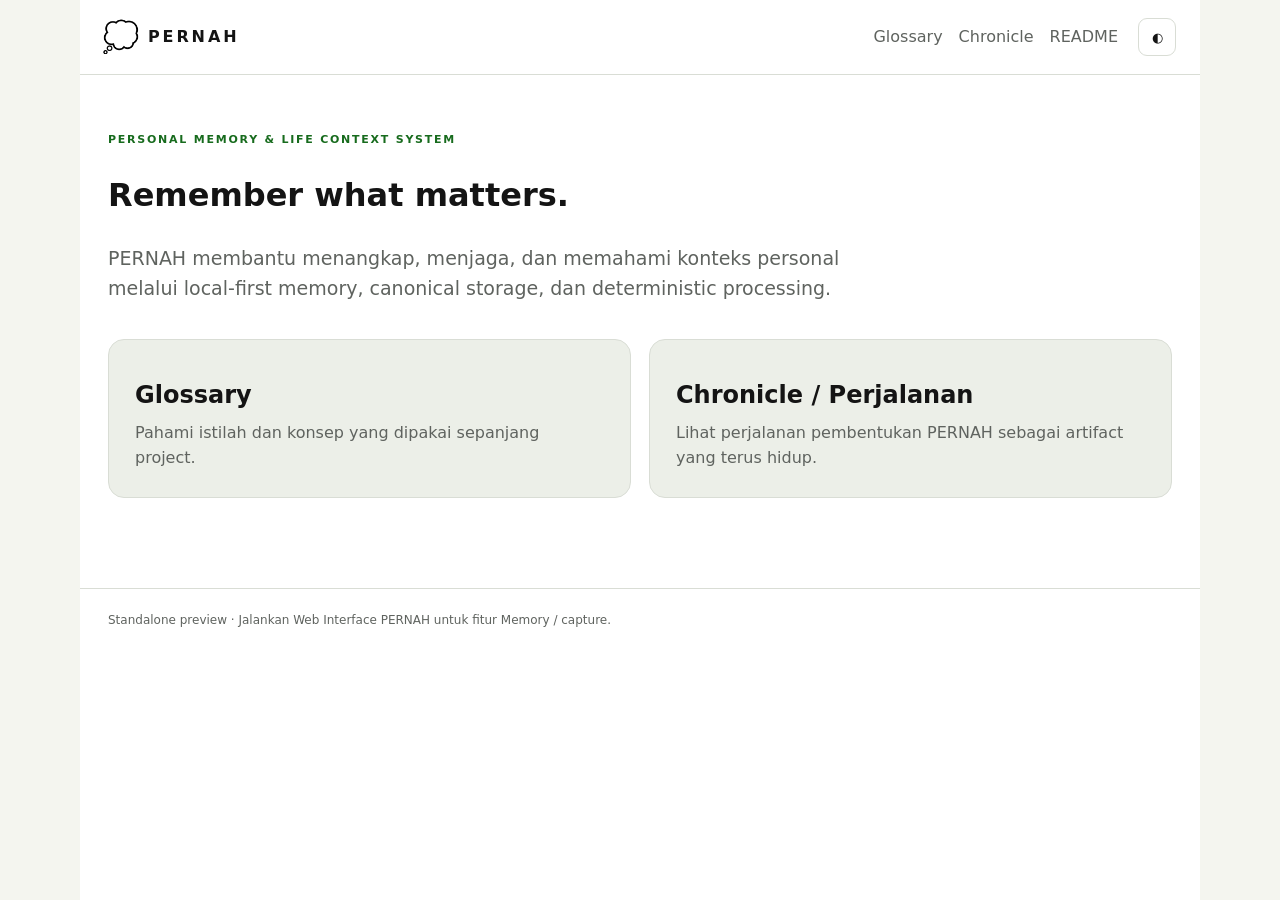
<file: index.html>
<!doctype html><html lang="id"><head><meta charset="utf-8"><meta name="viewport" content="width=device-width,initial-scale=1"><meta name="theme-color" content="#F4F5EF"><link rel="icon" href="favicon.svg" type="image/svg+xml"><title>PERNAH · Home</title><style>:root{--bg:#F4F5EF;--surface:#fff;--text:#141414;--muted:#5F635F;--border:#D9DDD5;--accent:#176B1D;--soft:#ECEFE8}:root[data-theme="dark"]{--bg:#141414;--surface:#181818;--text:#F2F2F2;--muted:#A7A7A7;--border:#2B2B2B;--accent:#2BEE34;--soft:#101010}*{box-sizing:border-box}body{margin:0;background:var(--bg);color:var(--text);font:16px/1.6 system-ui,-apple-system,"Segoe UI",sans-serif}.shell{max-width:1120px;min-height:100vh;margin:auto;background:var(--surface)}.sitebar{display:flex;align-items:center;gap:12px;padding:18px 24px;border-bottom:1px solid var(--border)}.brand-mark{font-size:30px;line-height:1;display:inline-flex;align-items:center;justify-content:center;width:32px;height:32px;letter-spacing:normal}.brand{color:inherit;text-decoration:none;font-weight:700;letter-spacing:.18em}.nav{margin-left:auto;display:flex;gap:16px;flex-wrap:wrap}.nav a{color:var(--muted);text-decoration:none}.nav a:hover{color:var(--accent)}.theme{width:38px;height:38px;margin-left:8px;border:1px solid var(--border);border-radius:9px;background:var(--surface);color:var(--text)}main{padding:56px 28px 90px}.eyebrow{color:var(--accent);font-size:11px;font-weight:800;letter-spacing:.16em}.lead{max-width:760px;color:var(--muted);font-size:19px}.grid{display:grid;grid-template-columns:repeat(2,minmax(0,1fr));gap:18px;margin-top:36px}.card{padding:26px;border:1px solid var(--border);border-radius:16px;background:var(--soft);color:inherit;text-decoration:none}.card h2{margin:10px 0 5px}.card p{margin:0;color:var(--muted)}footer{border-top:1px solid var(--border);padding:22px 28px;color:var(--muted);font-size:12px}@media(max-width:700px){main{padding:38px 20px}.grid{grid-template-columns:1fr}.nav{width:100%;margin-left:0}.sitebar{flex-wrap:wrap}}</style></head><body><div class="shell"><header class="sitebar"><span class="brand-mark" role="img" aria-label="Thought balloon">💭</span><a class="brand" href="./">PERNAH</a><nav class="nav"><a href="docs/Glosarium.html">Glossary</a><a href="docs/Creation-Chronicle.html">Chronicle</a><a href="README.md">README</a></nav><button class="theme" id="theme" type="button" aria-label="Theme: system">◐</button></header><main><div class="eyebrow">PERSONAL MEMORY &amp; LIFE CONTEXT SYSTEM</div><h1>Remember what matters.</h1><p class="lead">PERNAH membantu menangkap, menjaga, dan memahami konteks personal melalui local-first memory, canonical storage, dan deterministic processing.</p><div class="grid"><a class="card" href="docs/Glosarium.html"><h2>Glossary</h2><p>Pahami istilah dan konsep yang dipakai sepanjang project.</p></a><a class="card" href="docs/Creation-Chronicle.html"><h2>Chronicle / Perjalanan</h2><p>Lihat perjalanan pembentukan PERNAH sebagai artifact yang terus hidup.</p></a></div></main><footer>Standalone preview · Jalankan Web Interface PERNAH untuk fitur Memory / capture.</footer></div><script>(()=>{const r=document.documentElement,b=document.getElementById('theme'),m=document.querySelector('meta[name="theme-color"]'),mq=matchMedia('(prefers-color-scheme: dark)');function get(){const v=localStorage.getItem('pernah-theme');return v==='dark'||v==='light'||v==='system'?v:'system'}function apply(v){const d=v==='system'?mq.matches:v==='dark';r.dataset.theme=d?'dark':'light';b.textContent=v==='system'?'◐':d?'☀':'☾';b.setAttribute('aria-label',v==='system'?'Theme: system':d?'Theme: dark':'Theme: light');m.content=d?'#141414':'#F4F5EF'}apply(get());b.addEventListener('click',()=>{const v=get(),n=v==='system'?'light':v==='light'?'dark':'system';localStorage.setItem('pernah-theme',n);apply(n)});mq.addEventListener?.('change',()=>{if(get()==='system')apply('system')});addEventListener('storage',e=>{if(e.key==='pernah-theme')apply(get())})})();</script></body></html>
</file>
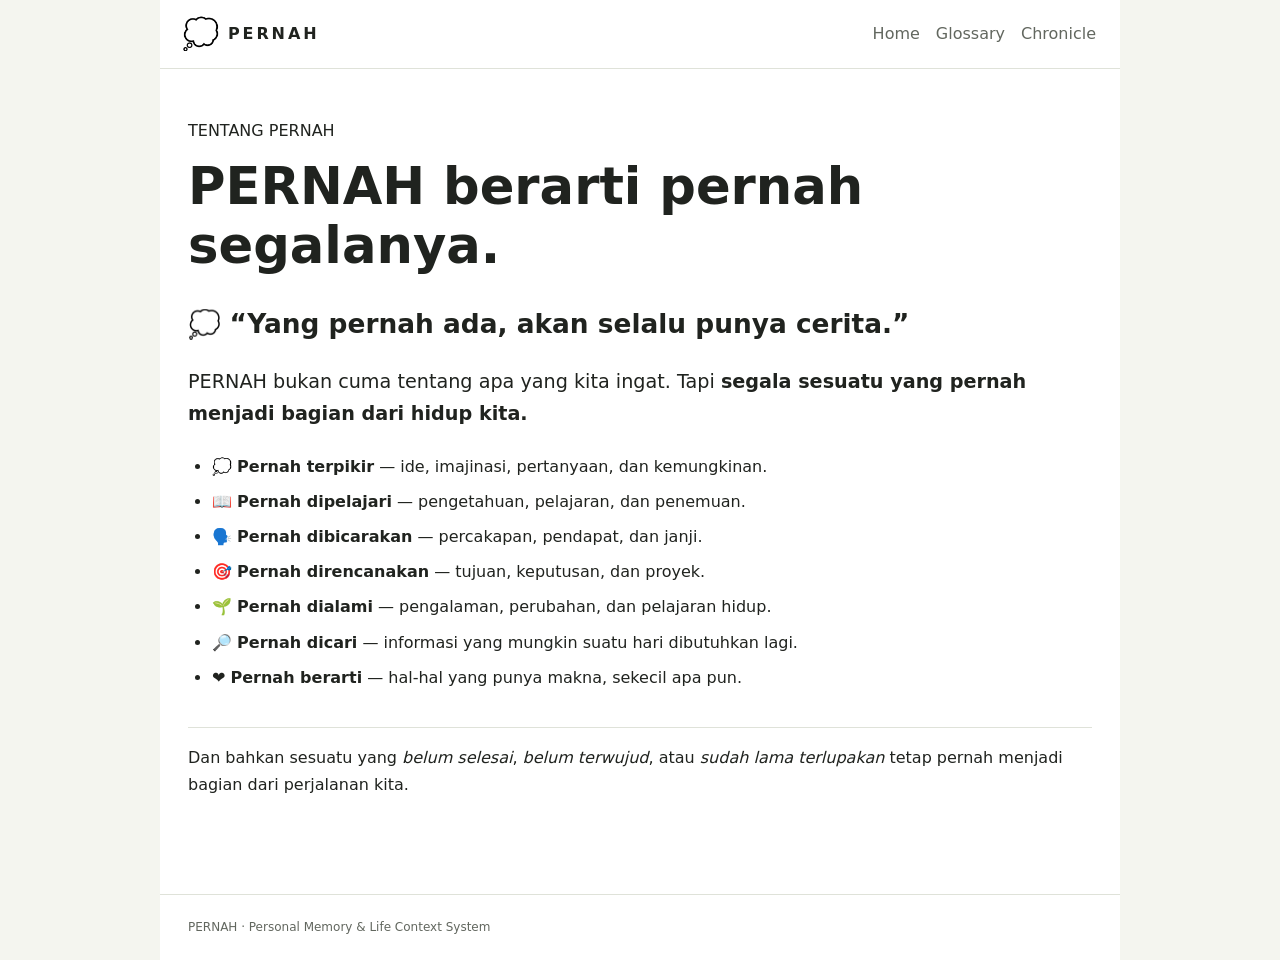
<file: docs/About.html>
<!doctype html>
<html lang="id">
<head>
<meta charset="utf-8"><meta name="viewport" content="width=device-width,initial-scale=1">
<meta name="theme-color" content="#F4F5EF"><link rel="icon" href="../favicon.svg" type="image/svg+xml">
<title>PERNAH · About</title>
<style>
:root{--bg:#F4F5EF;--surface:#fff;--text:#20231f;--muted:#62675f;--border:#dfe2d9;--accent:#176B1D}
@media(prefers-color-scheme:dark){:root{--bg:#141414;--surface:#1d1d1d;--text:#f4f4f0;--muted:#b5b5ad;--border:#383838;--accent:#8ecb8d}}
*{box-sizing:border-box}body{margin:0;background:var(--bg);color:var(--text);font:16px/1.7 system-ui,-apple-system,"Segoe UI",sans-serif}.shell{max-width:960px;min-height:100vh;margin:auto;background:var(--surface)}.sitebar{display:flex;align-items:center;gap:12px;padding:18px 24px;border-bottom:1px solid var(--border)}.brand-mark{font-size:30px;line-height:1;display:inline-flex;align-items:center;justify-content:center;width:32px;height:32px}.brand{color:inherit;text-decoration:none;font-weight:700;letter-spacing:.18em}.nav{margin-left:auto;display:flex;gap:16px;flex-wrap:wrap}.nav a{color:var(--muted);text-decoration:none}.nav a:hover{color:var(--accent)}main{padding:48px 28px 80px}h1{font-size:clamp(2rem,5vw,3.2rem);line-height:1.15;margin:.25em 0 .6em}.intro{font-size:1.2rem;line-height:1.65}.tagline{font-size:clamp(1.2rem,3vw,1.65rem);line-height:1.45;margin:0 0 1.4rem;color:var(--text)}.pillars{padding-left:1.5rem}.pillars li{padding:.25rem 0}.closing{margin-top:2rem;padding-top:1rem;border-top:1px solid var(--border)}footer{border-top:1px solid var(--border);padding:22px 28px;color:var(--muted);font-size:12px}@media(max-width:700px){main{padding:36px 20px}.sitebar{flex-wrap:wrap}.nav{width:100%;margin-left:0}}
</style></head><body><div class="shell">
<header class="sitebar"><span class="brand-mark" role="img" aria-label="Thought balloon">💭</span><a class="brand" href="../index.html">PERNAH</a>
<nav class="nav"><a href="../index.html">Home</a><a href="Glosarium.html">Glossary</a><a href="Creation-Chronicle.html">Chronicle</a></nav></header>
<main><div class="eyebrow">TENTANG PERNAH</div>
<h1>PERNAH berarti pernah segalanya.</h1>
<p class="tagline"><span aria-hidden="true">💭</span> <strong>“Yang pernah ada, akan selalu punya cerita.”</strong></p>

<p class="intro">PERNAH bukan cuma tentang apa yang kita ingat. Tapi <strong>segala sesuatu yang pernah menjadi bagian dari hidup kita.</strong></p>
<ul class="pillars">
<li>💭 <strong>Pernah terpikir</strong> — ide, imajinasi, pertanyaan, dan kemungkinan.</li>
<li>📖 <strong>Pernah dipelajari</strong> — pengetahuan, pelajaran, dan penemuan.</li>
<li>🗣️ <strong>Pernah dibicarakan</strong> — percakapan, pendapat, dan janji.</li>
<li>🎯 <strong>Pernah direncanakan</strong> — tujuan, keputusan, dan proyek.</li>
<li>🌱 <strong>Pernah dialami</strong> — pengalaman, perubahan, dan pelajaran hidup.</li>
<li>🔎 <strong>Pernah dicari</strong> — informasi yang mungkin suatu hari dibutuhkan lagi.</li>
<li>❤️ <strong>Pernah berarti</strong> — hal-hal yang punya makna, sekecil apa pun.</li>
</ul>
<p class="closing">Dan bahkan sesuatu yang <em>belum selesai</em>, <em>belum terwujud</em>, atau <em>sudah lama terlupakan</em> tetap pernah menjadi bagian dari perjalanan kita.</p>
</main><footer>PERNAH · Personal Memory &amp; Life Context System</footer></div></body></html>
</file>
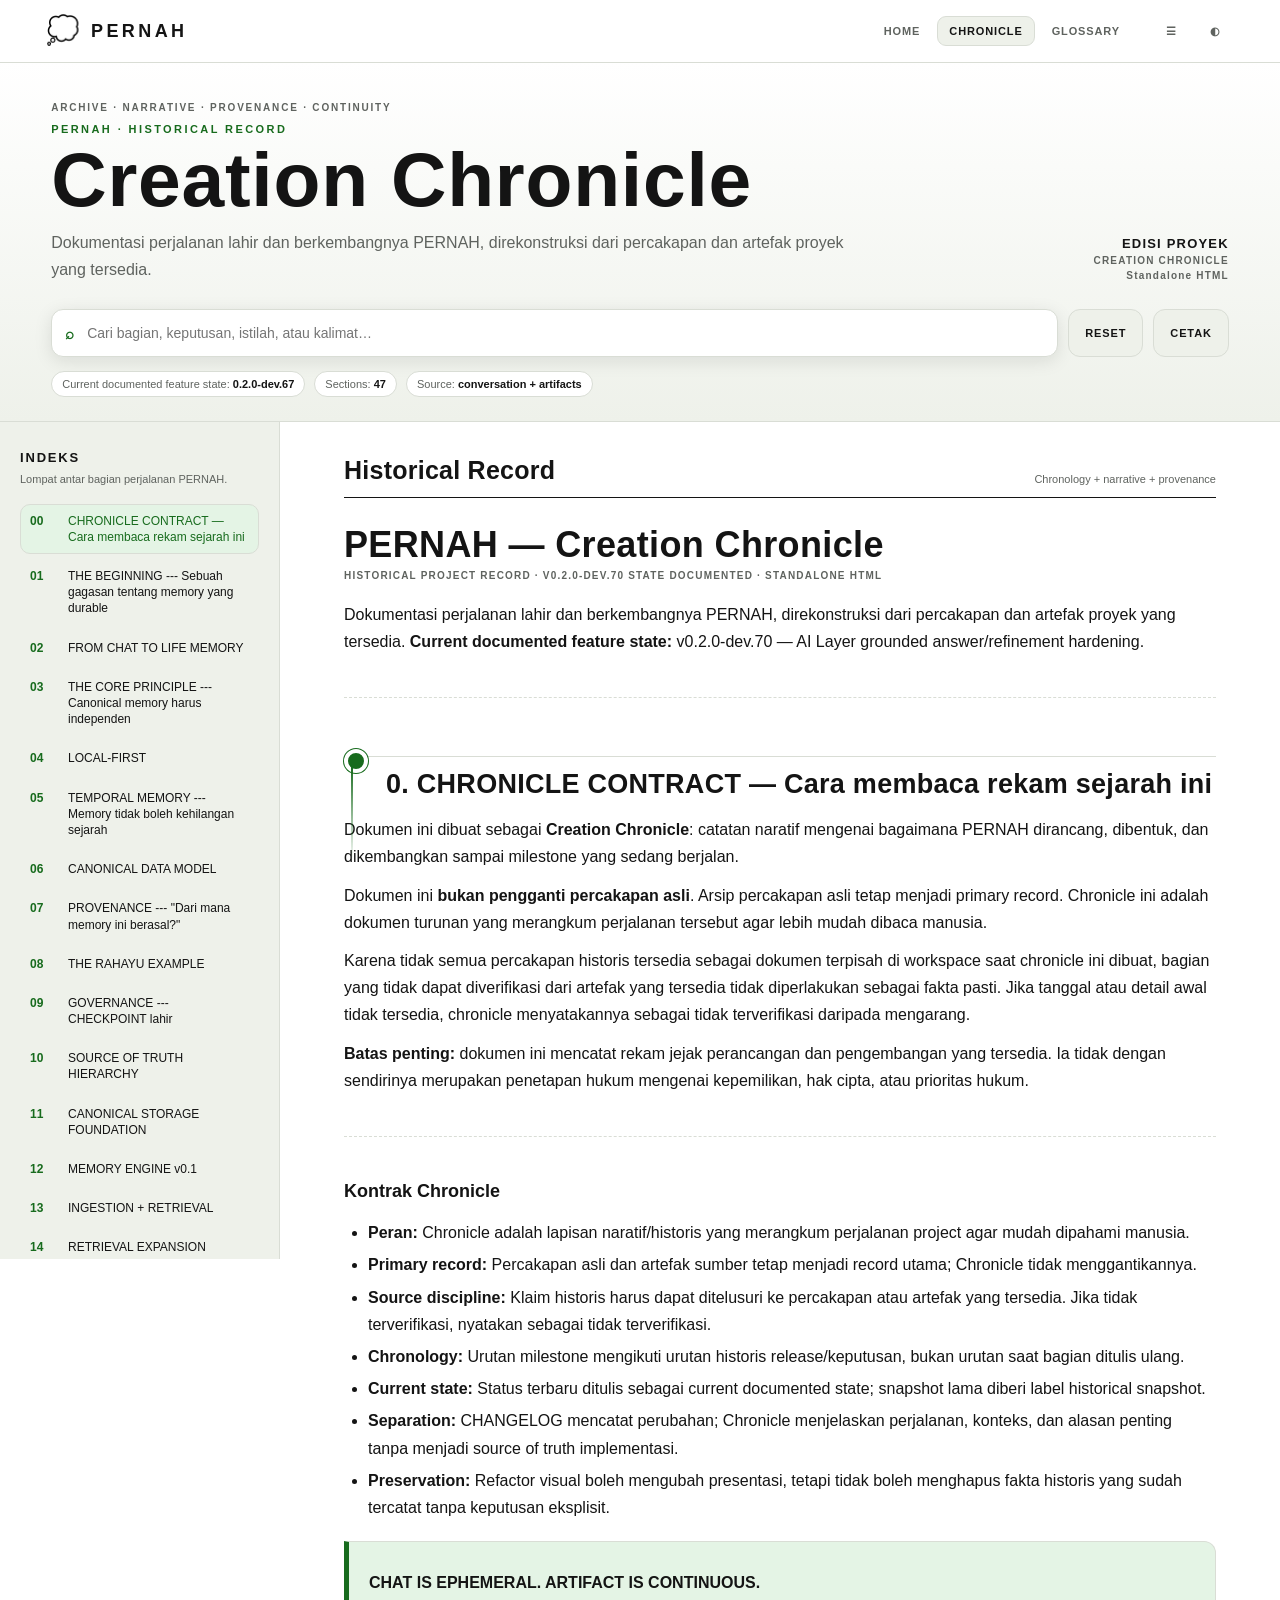
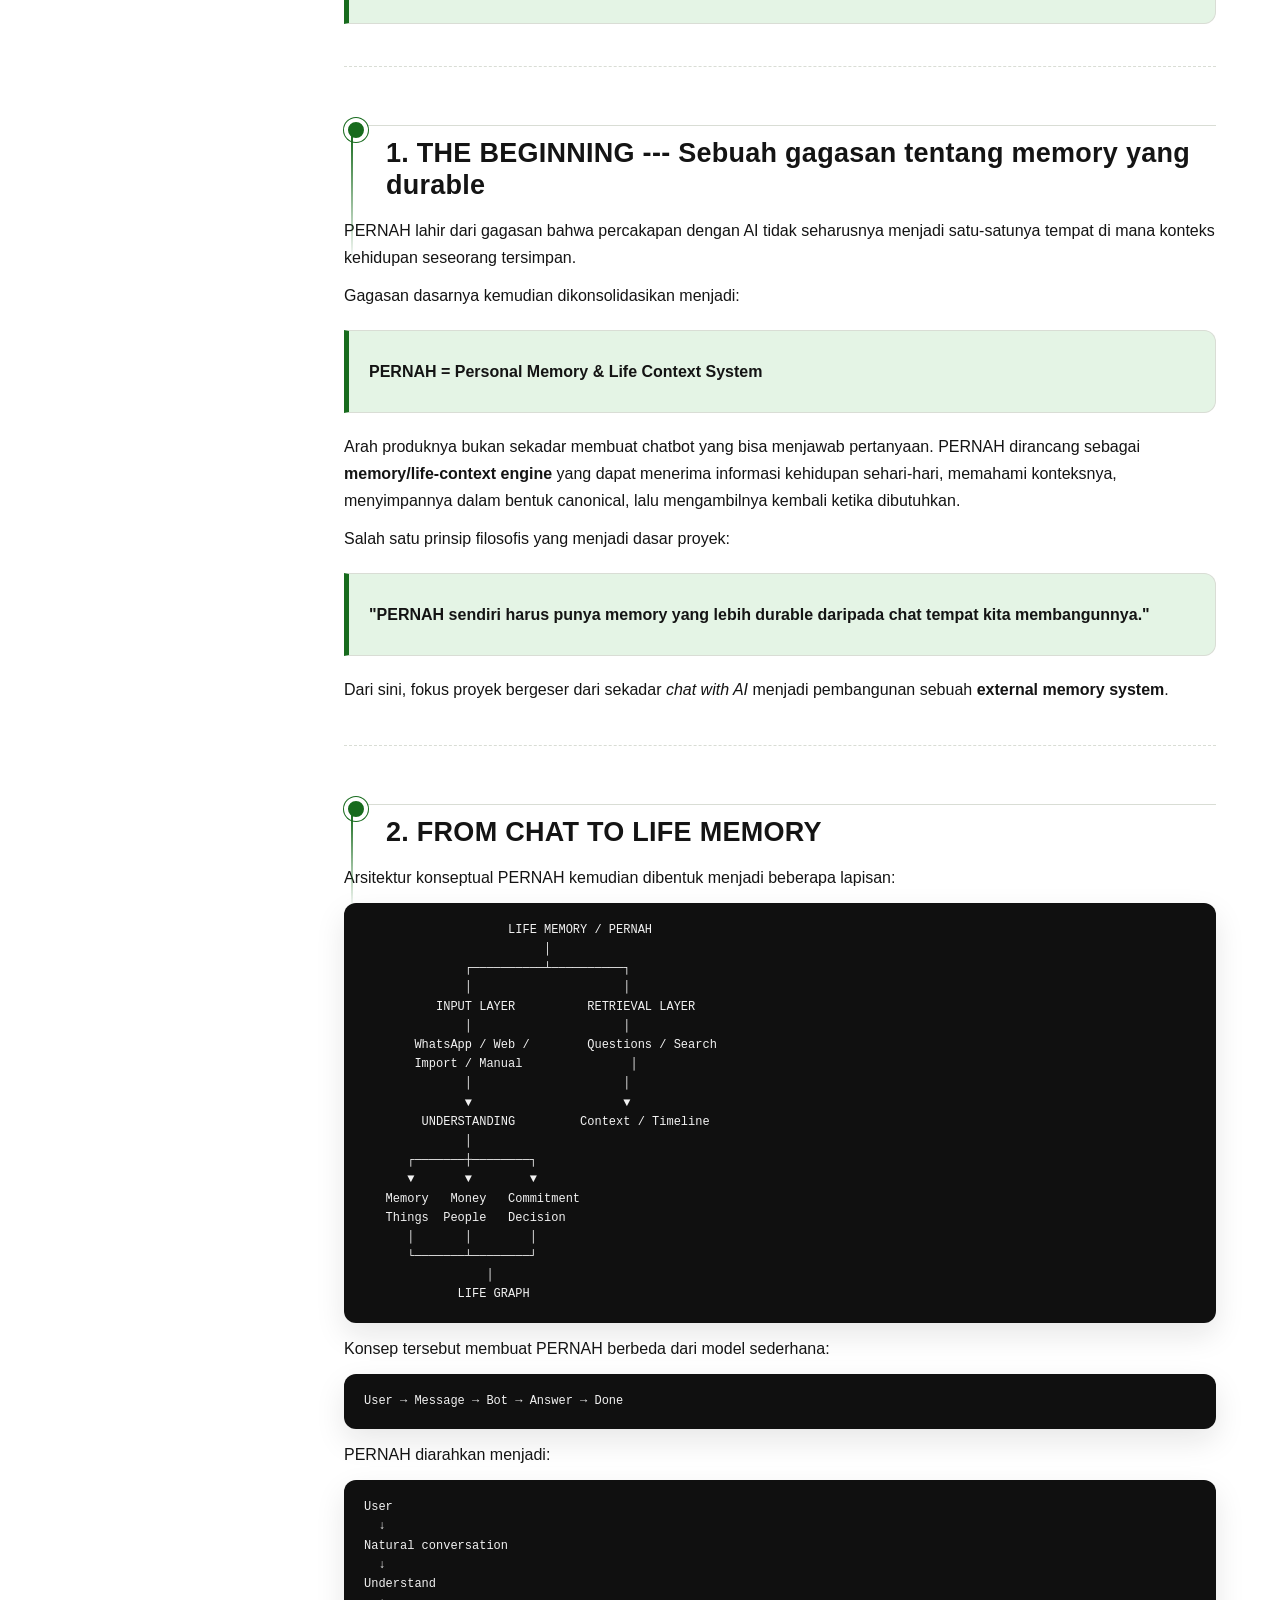
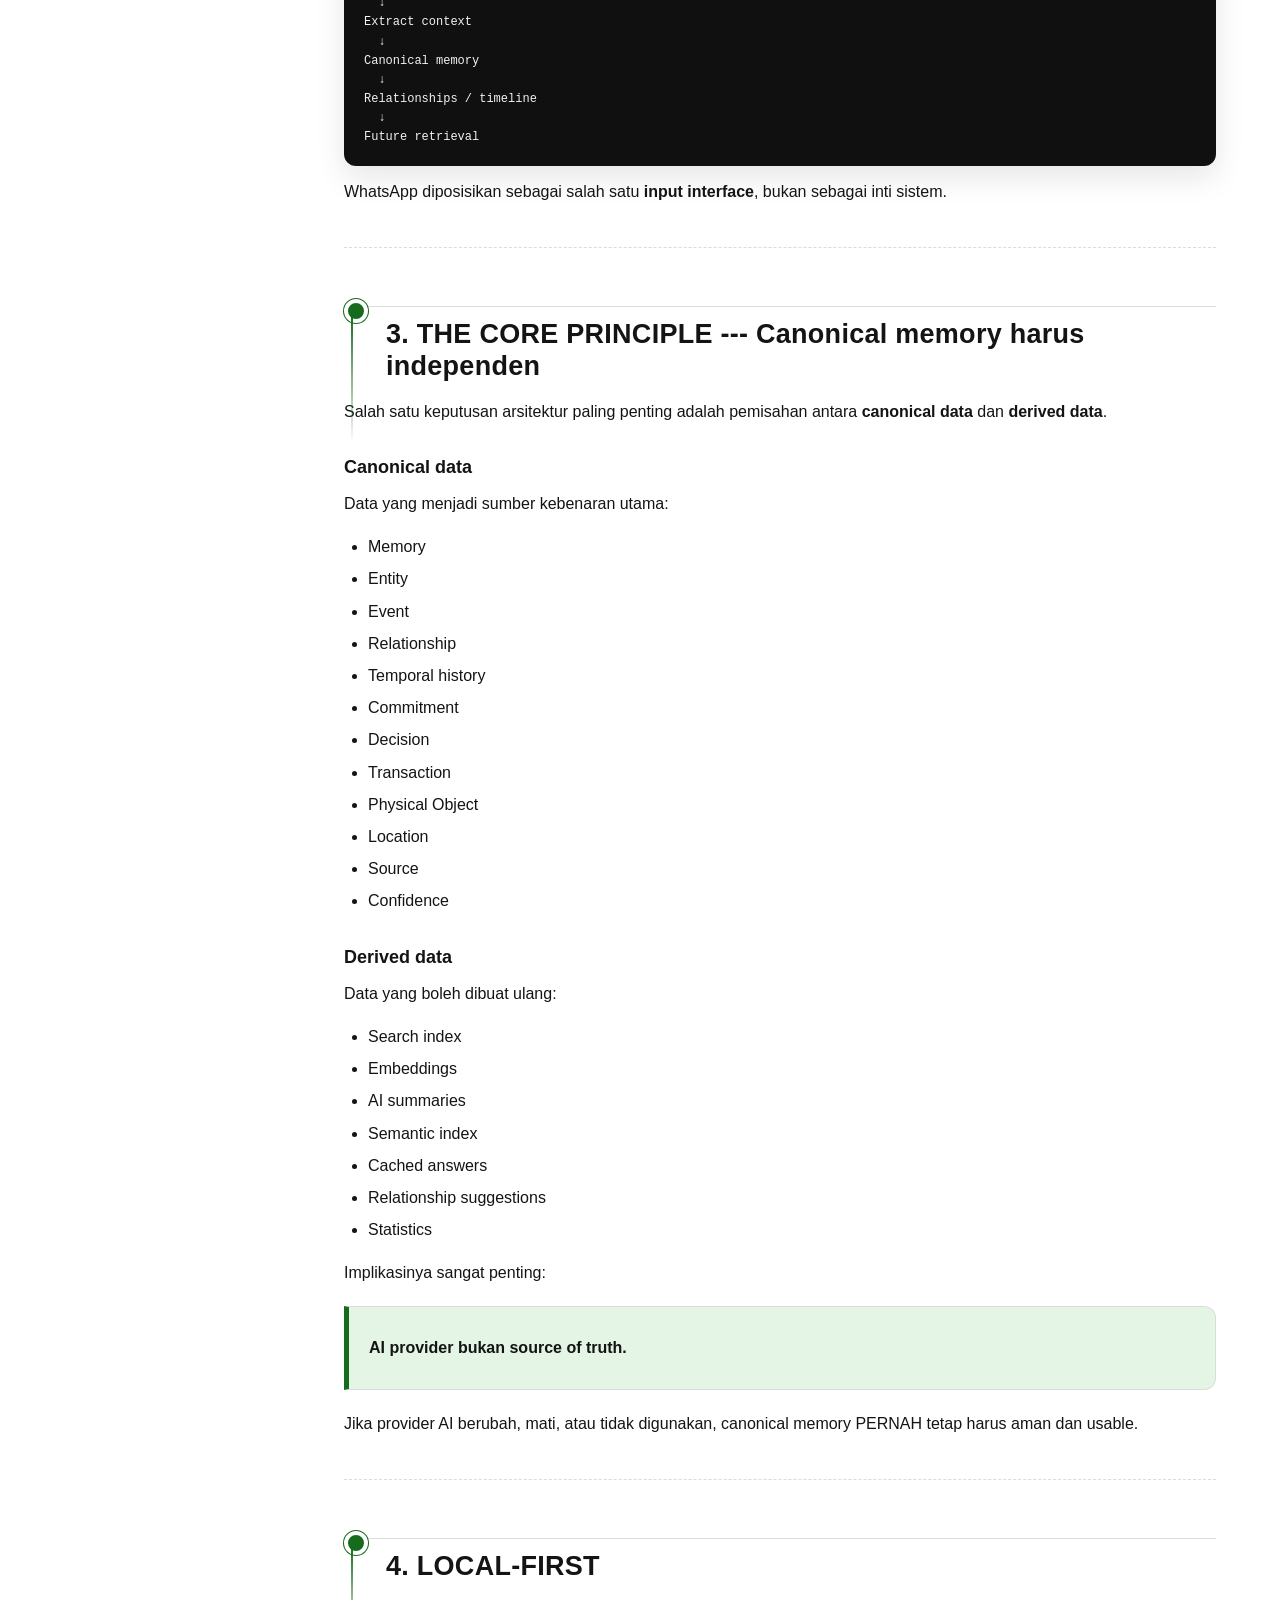
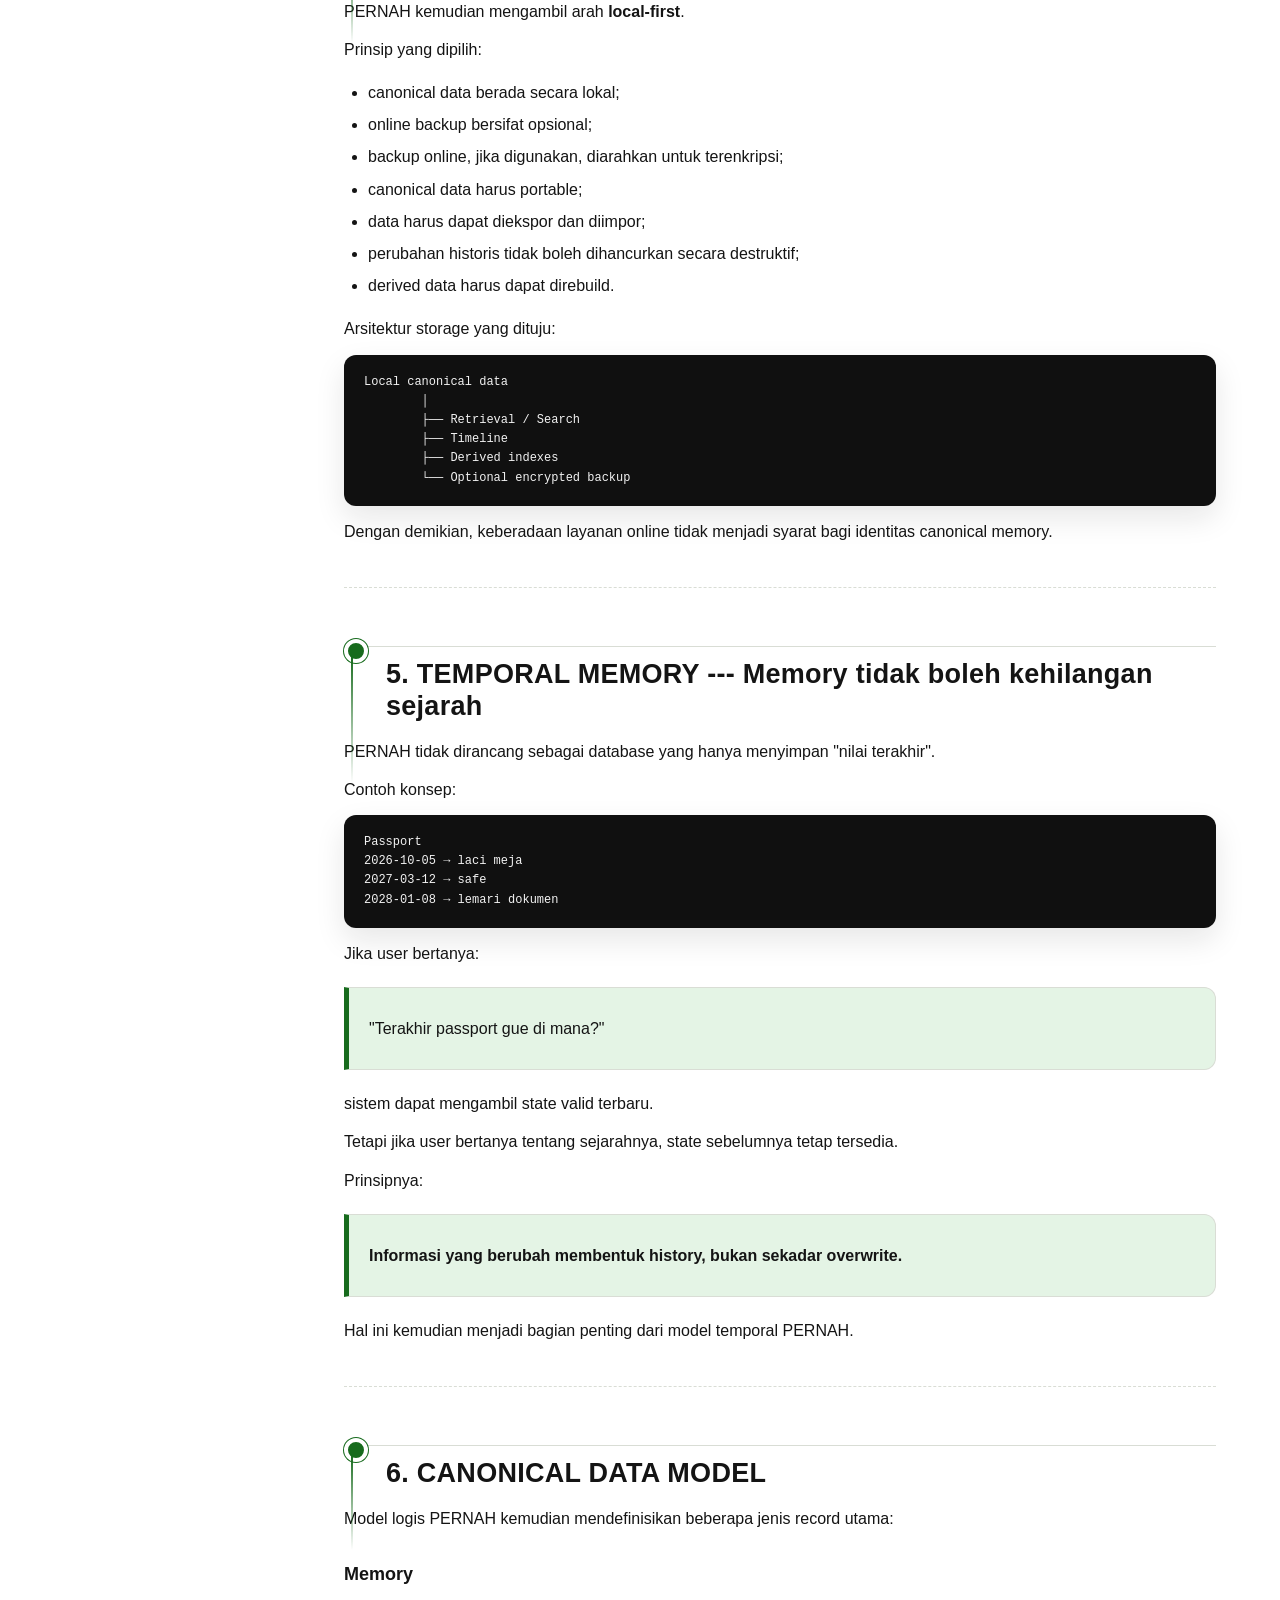
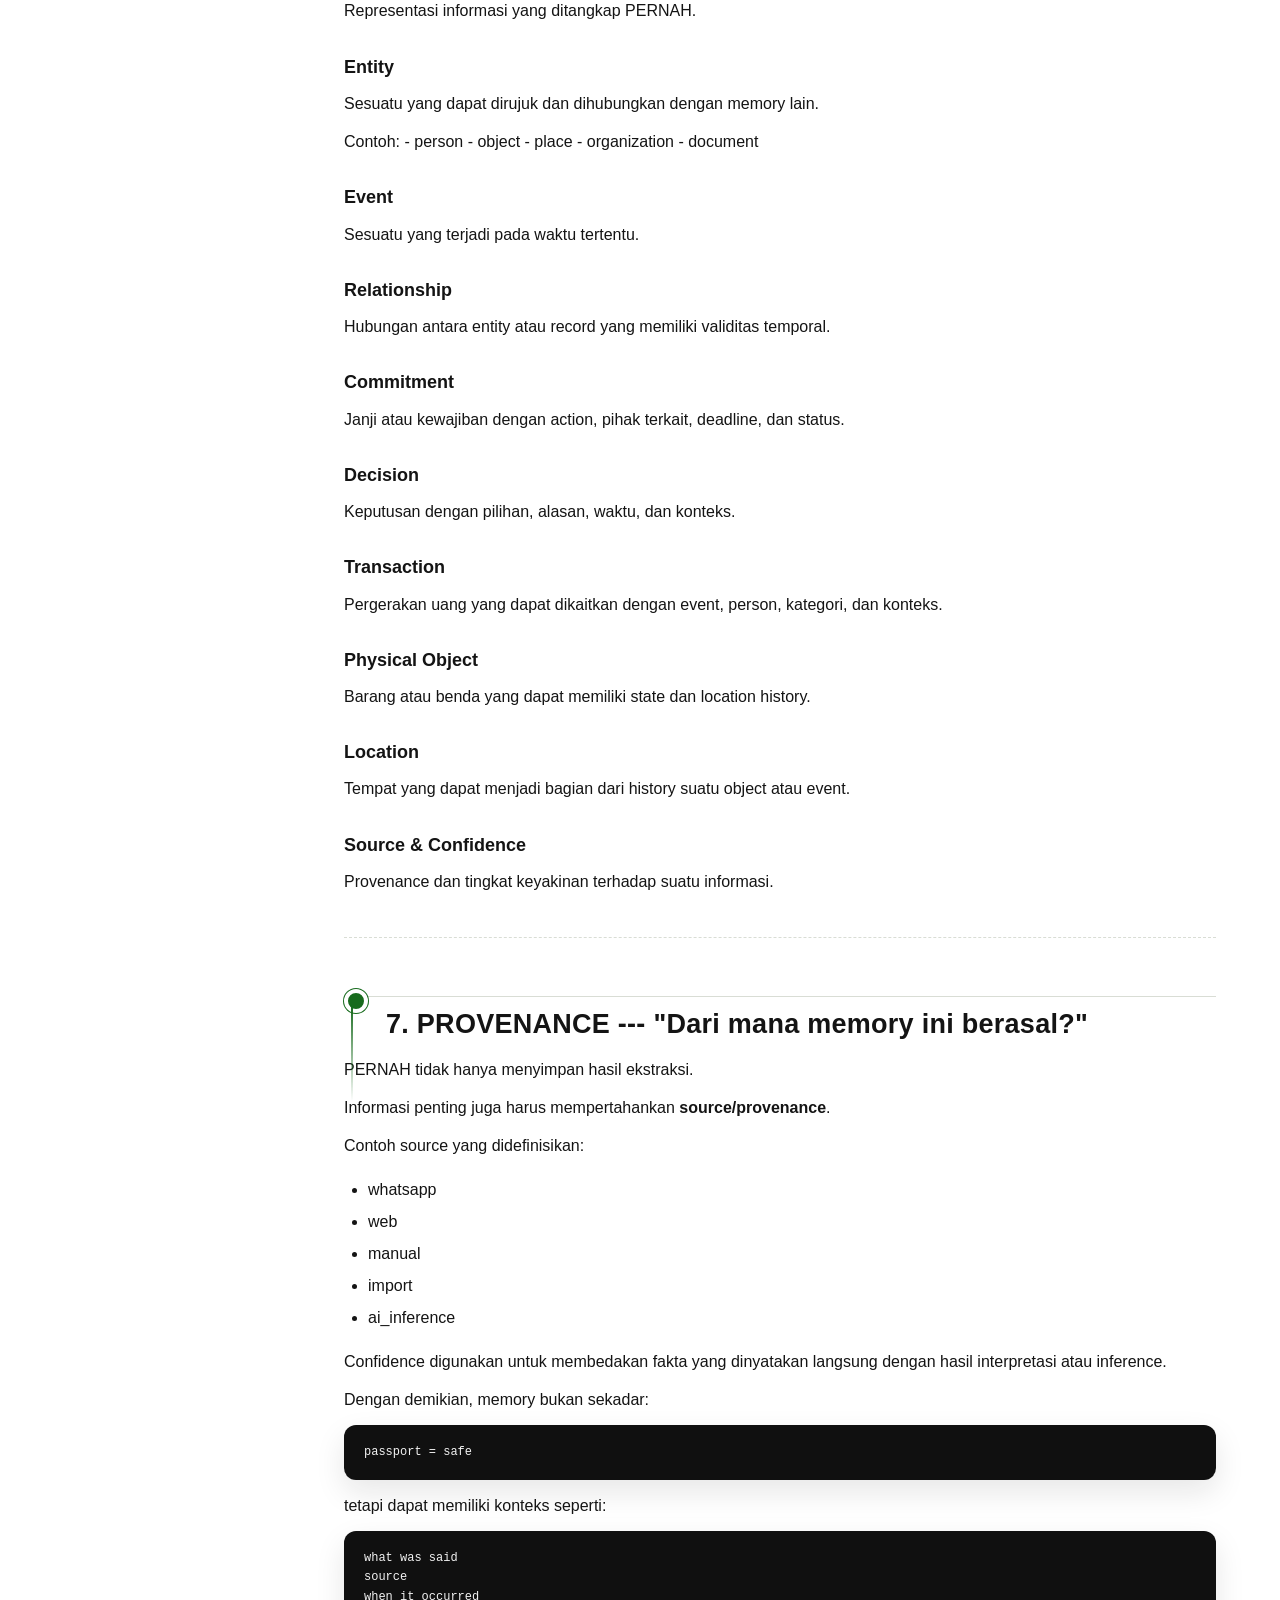
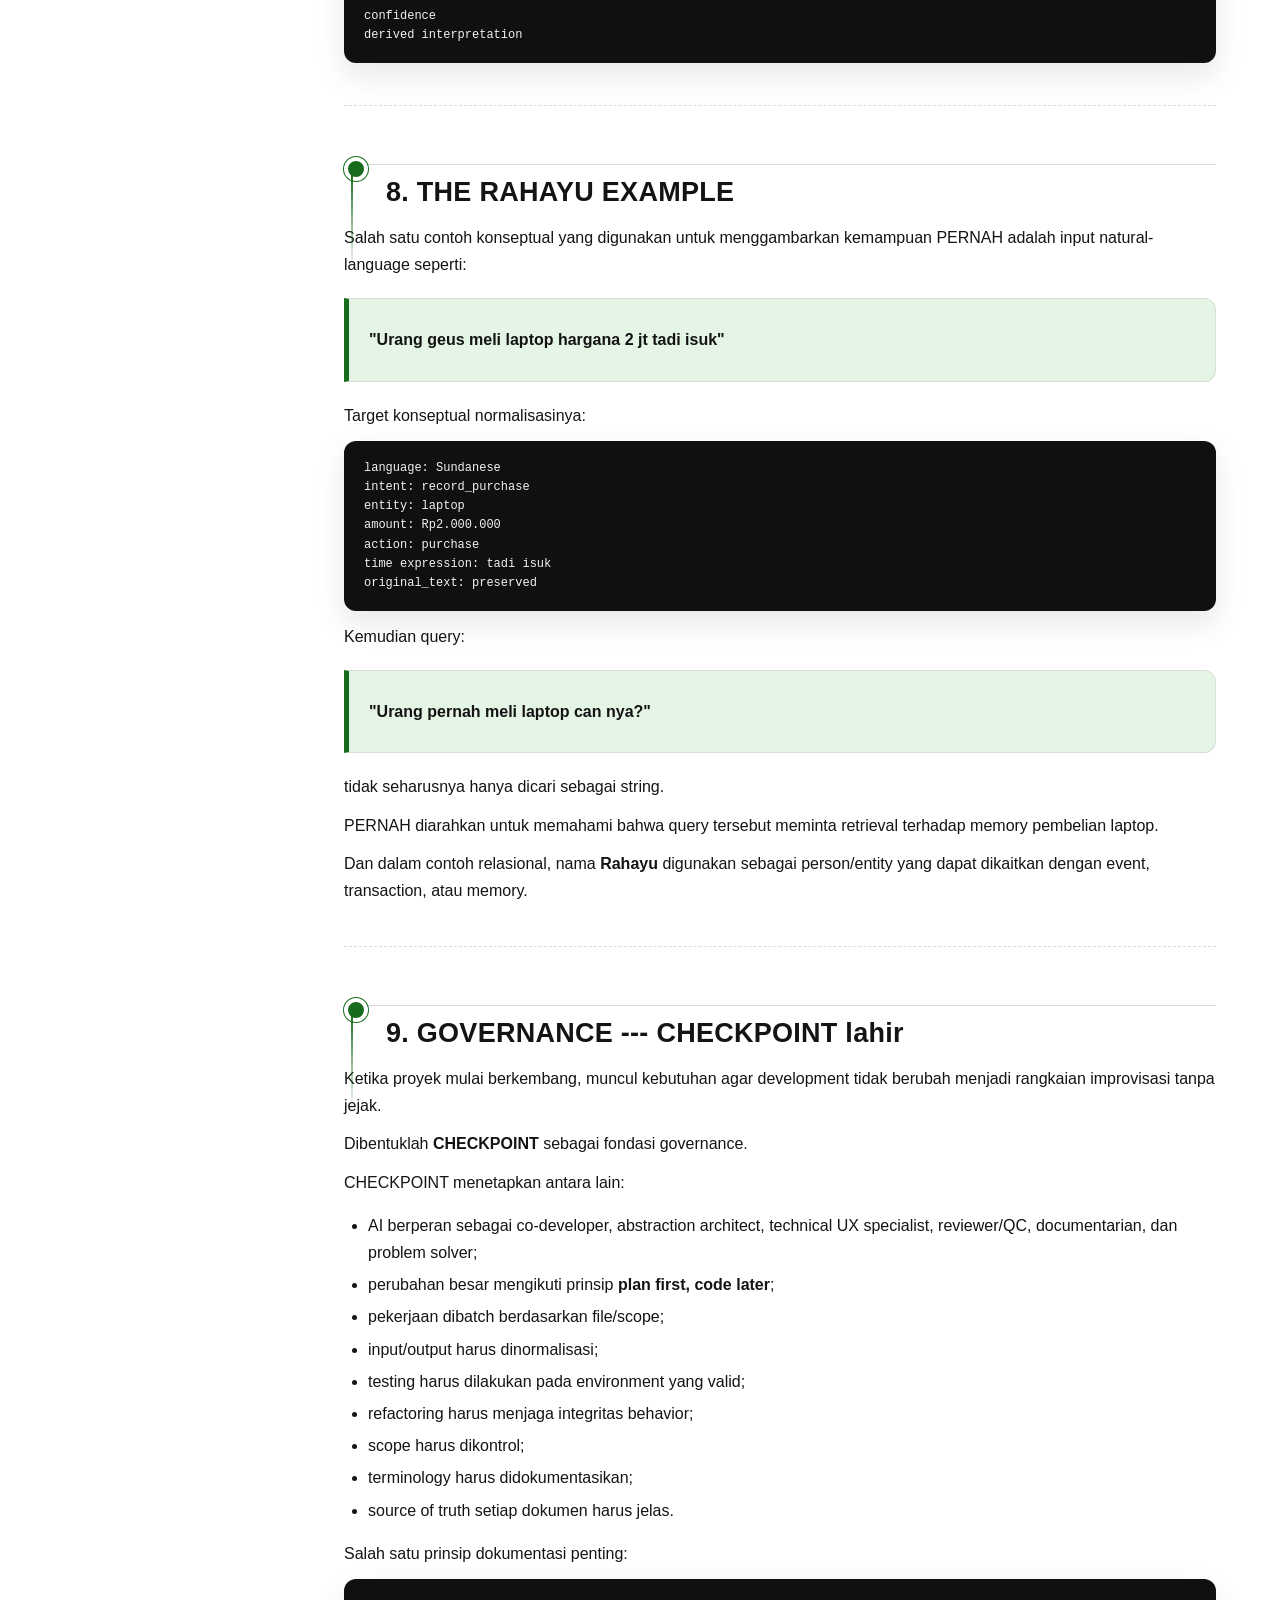
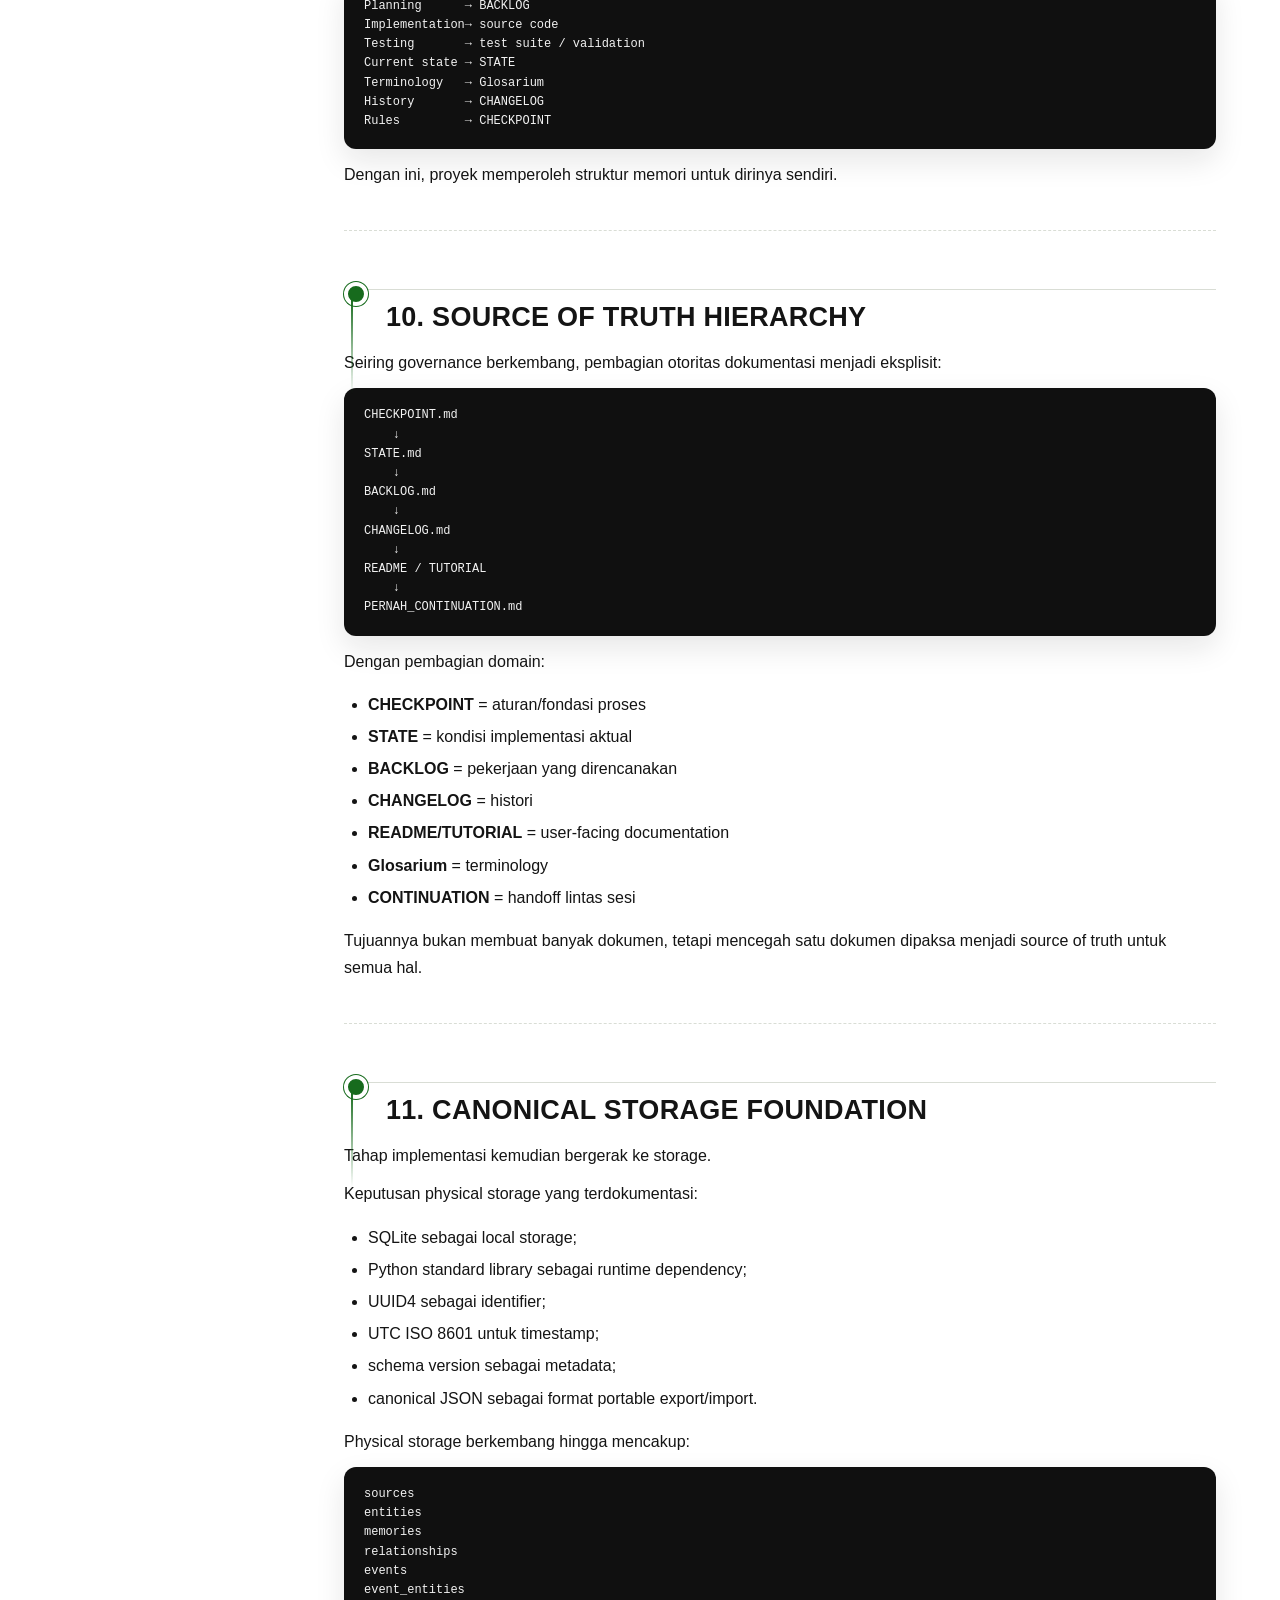
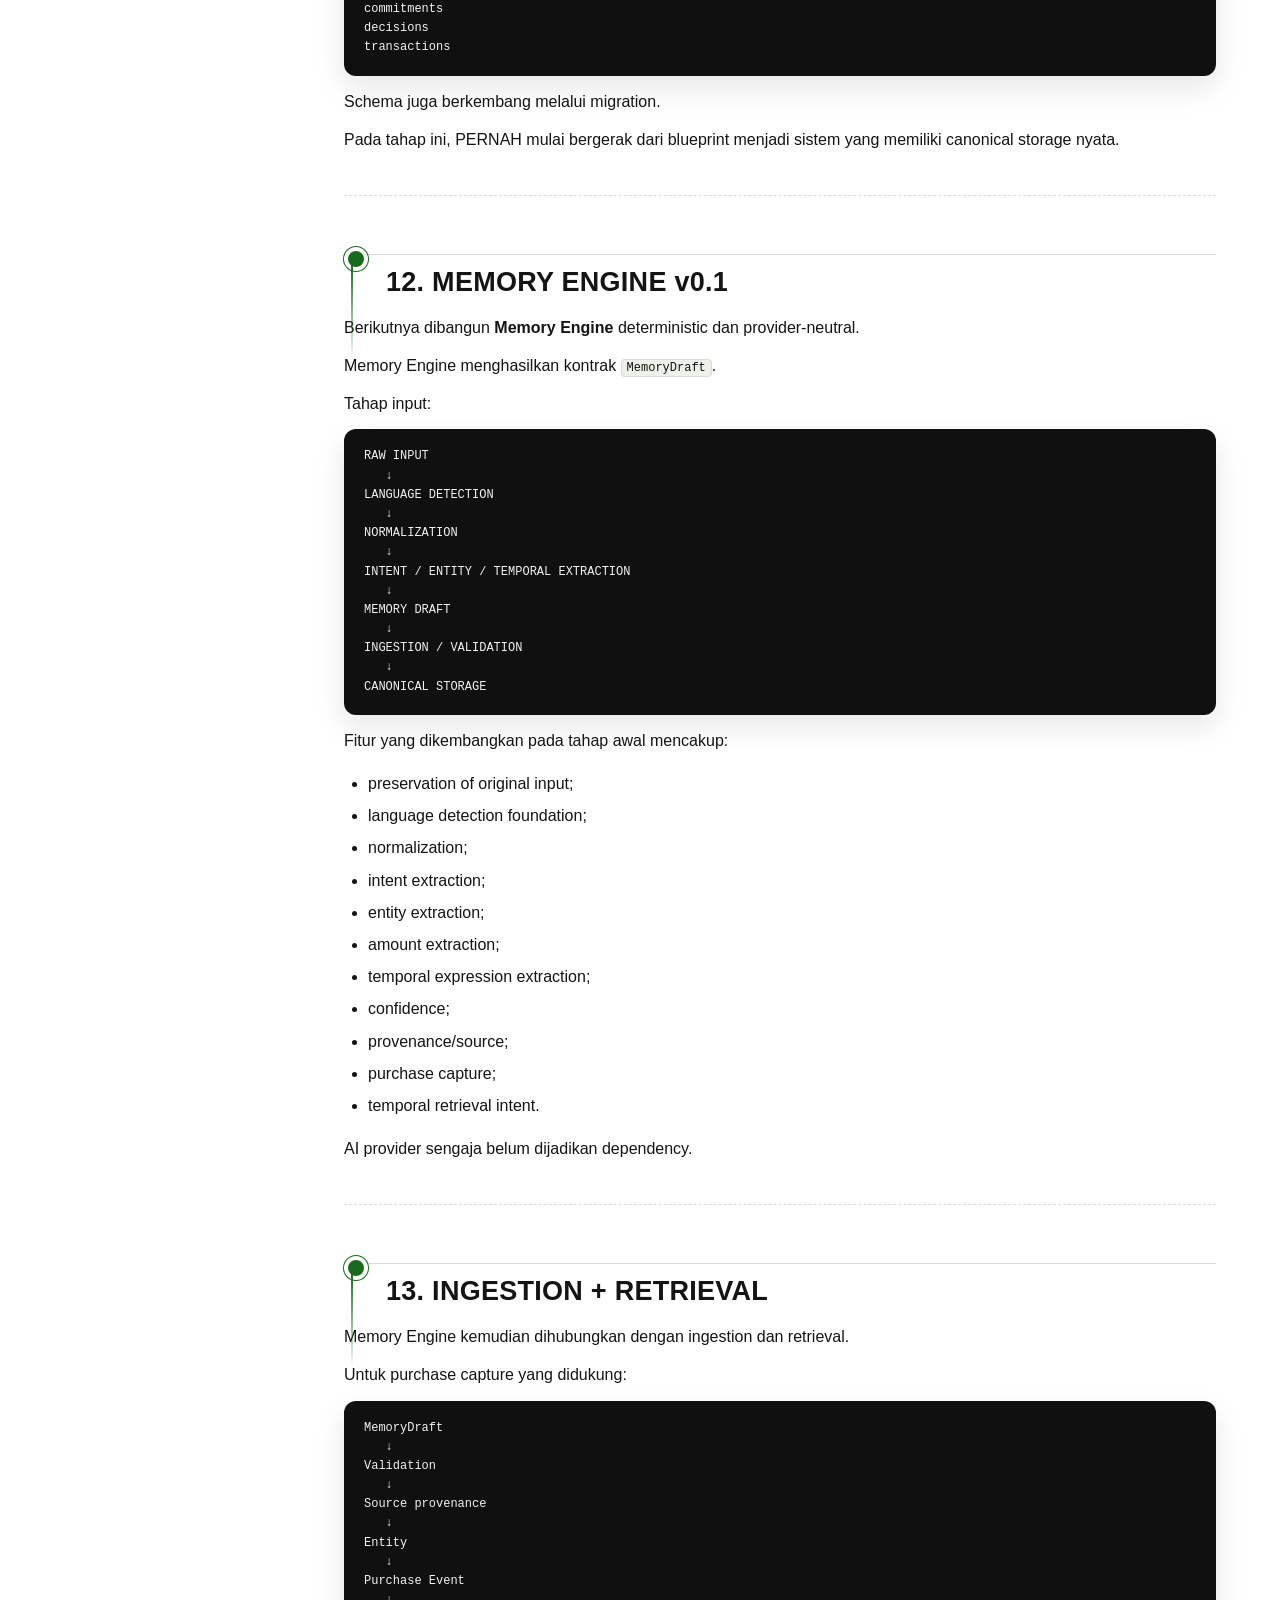
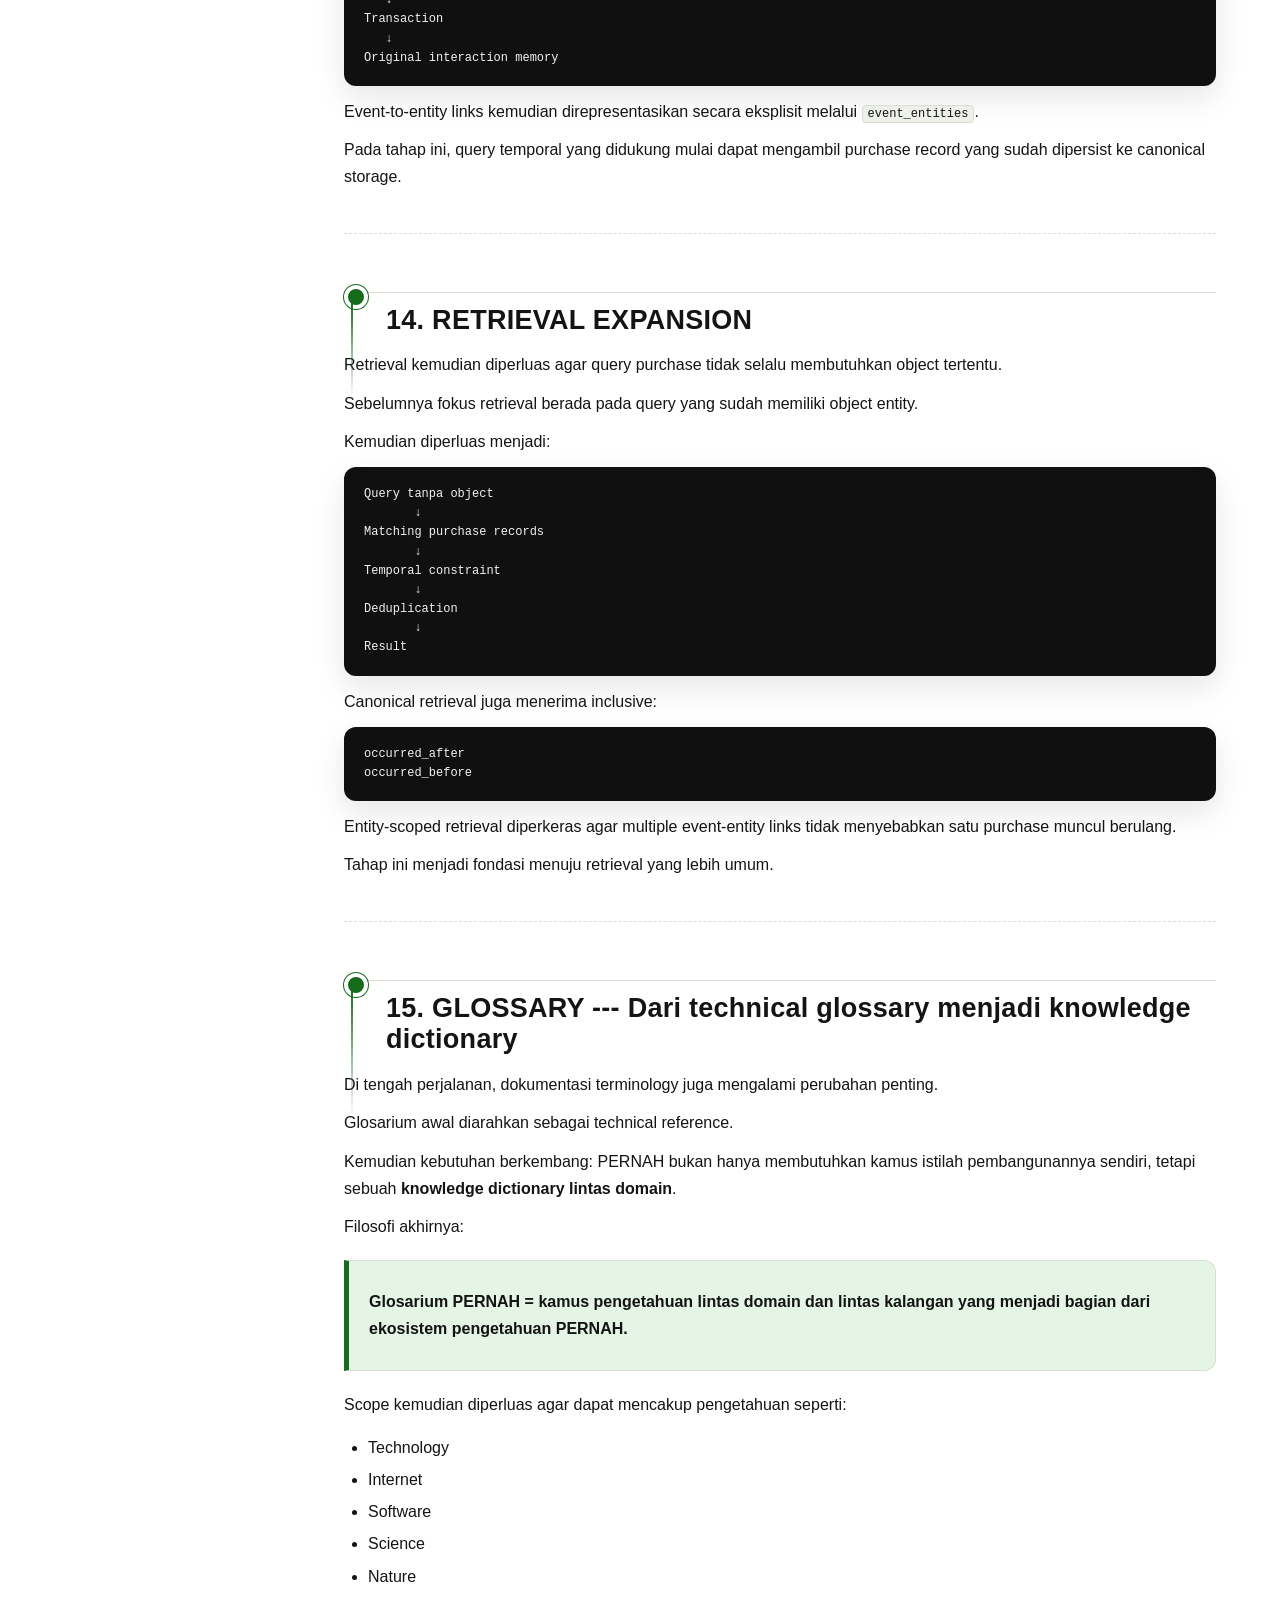
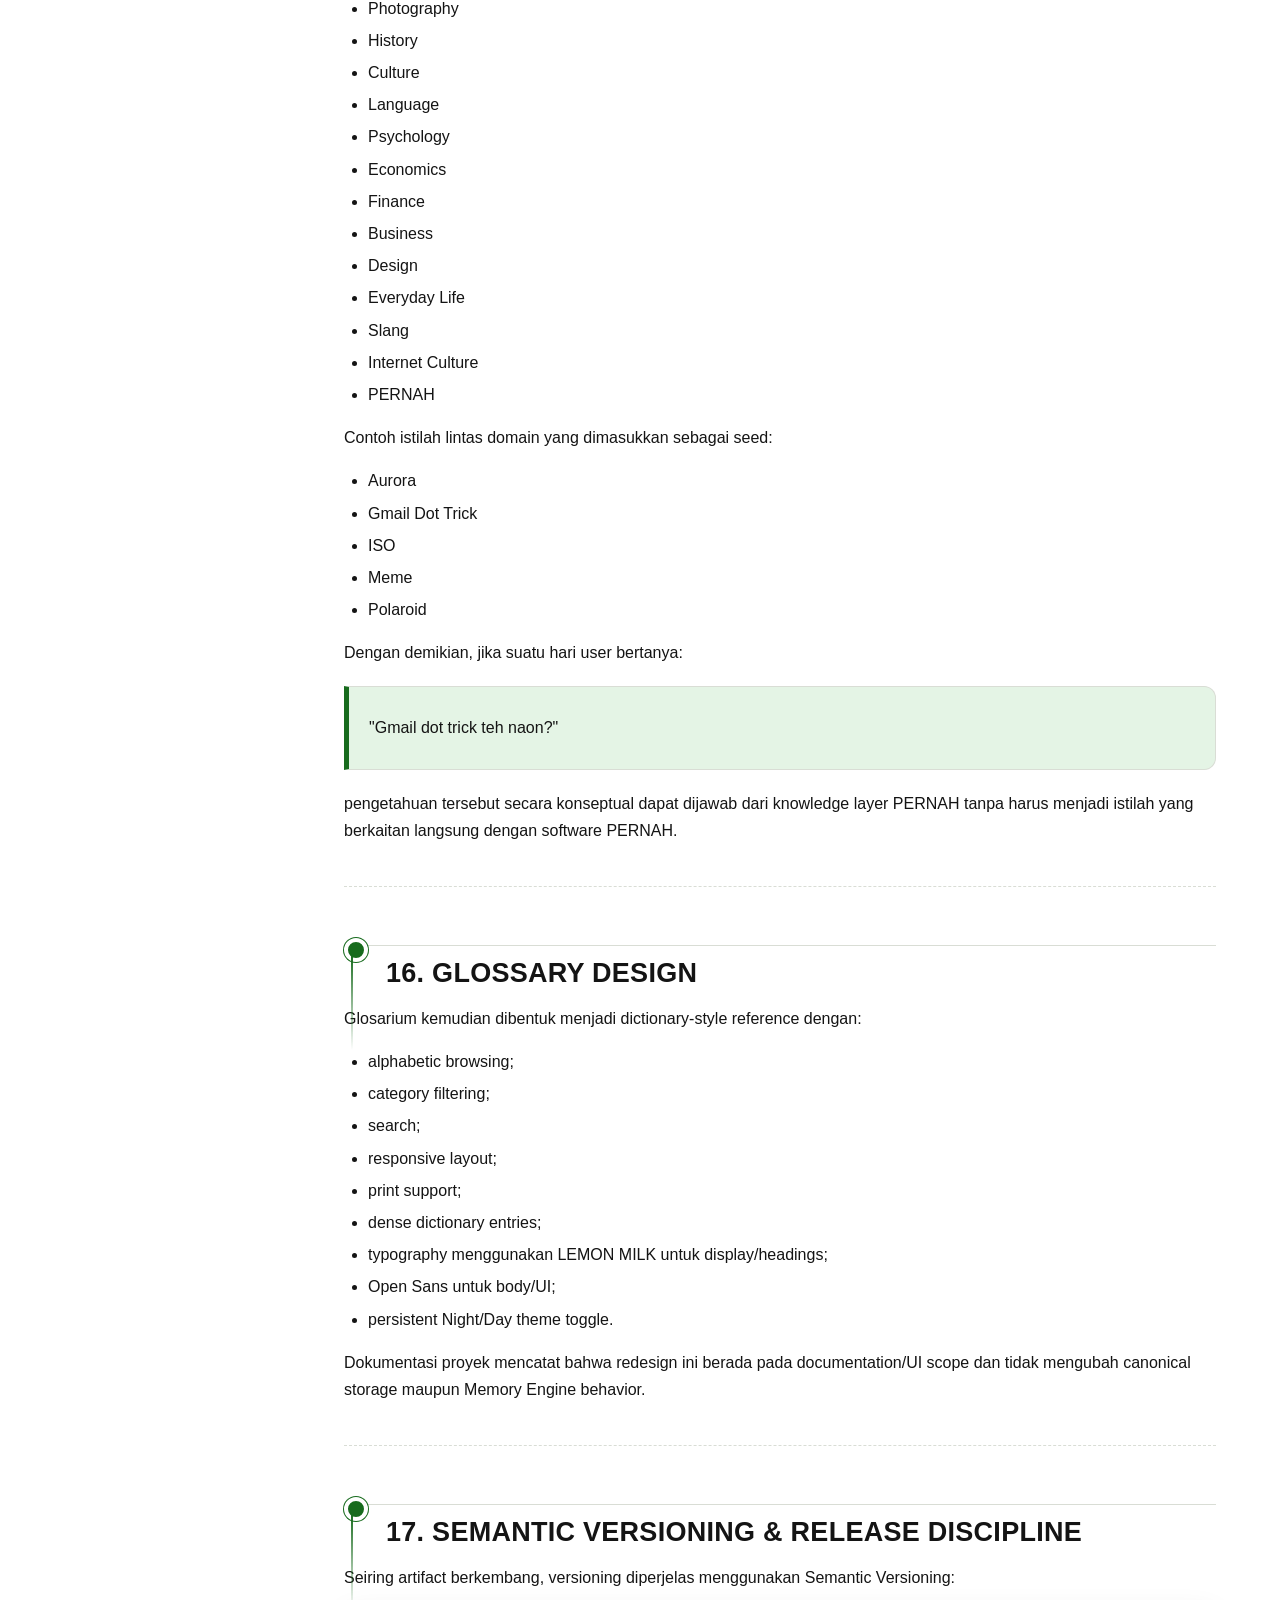
<file: docs/Creation-Chronicle.html>
<!DOCTYPE html>

<html lang="id"><head><meta charset="utf-8"/><meta content="width=device-width,initial-scale=1,viewport-fit=cover" name="viewport"/><meta content="#F4F5EF" name="theme-color"/><meta content="PERNAH Creation Chronicle — rekam historis, kontrak editorial, dan perjalanan perkembangan PERNAH." name="description"/><link rel="icon" href="assets/pernah-symbol.svg" type="image/svg+xml"/>
<title>Creation Chronicle — PERNAH</title><style>
:root{--bg:#f4f5ef;--surface:#fff;--surface-2:#eef1ea;--text:#141414;--muted:#5f635f;--border:#d9ddd5;--accent:#176b1d;--accent-strong:#0f5414;--accent-soft:#e4f4e5;--signal:#2bee34;--shadow:rgba(20,20,20,.10);--display:"LEMON MILK","Lemon/Milk",Arial,sans-serif;--body:"Open Sans",Arial,sans-serif;--mono:ui-monospace,SFMono-Regular,Menlo,Consolas,monospace;color-scheme:light}
html[data-theme="dark"]{--bg:#141414;--surface:#181818;--surface-2:#1d1d1d;--text:#f2f2f2;--muted:#a7a7a7;--border:#2b2b2b;--accent:#2bee34;--accent-strong:#74ff79;--accent-soft:#102a12;--shadow:rgba(0,0,0,.28);color-scheme:dark}
*{box-sizing:border-box}html{scroll-behavior:smooth;background:var(--bg)}body{margin:0;background:var(--bg);color:var(--text);font-family:var(--body);line-height:1.7;transition:background .2s ease,color .2s ease}button,input{font:inherit}button{cursor:pointer}.shell{width:min(1500px,100%);margin:auto;min-height:100vh;background:var(--surface);box-shadow:0 0 80px var(--shadow)}
.sitebar{position:sticky;top:0;z-index:20;display:flex;align-items:center;gap:20px;padding:12px clamp(18px,4vw,46px);border-bottom:1px solid var(--border);background:color-mix(in srgb,var(--surface) 94%,transparent);backdrop-filter:blur(14px)}.brand{display:inline-flex;align-items:center;gap:11px;color:var(--text);text-decoration:none;min-width:max-content}.brand img{width:34px;height:34px;color:var(--accent)}.brand-word{font:700 18px/1 var(--display);letter-spacing:.19em}.main-nav{display:flex;align-items:center;gap:5px;margin-left:auto}.main-nav a,.nav-btn{border:1px solid transparent;border-radius:9px;padding:8px 11px;color:var(--muted);text-decoration:none;font:700 11px var(--body);letter-spacing:.08em;text-transform:uppercase;background:transparent}.main-nav a:hover,.main-nav a.active,.nav-btn:hover{color:var(--text);border-color:var(--border);background:var(--surface-2)}.nav-tools{display:flex;align-items:center;gap:6px}.nav-btn{display:inline-flex;align-items:center;justify-content:center;min-width:38px;min-height:38px}.nav-btn[aria-pressed="true"]{color:var(--accent);border-color:var(--accent);background:var(--accent-soft)}
.masthead{padding:38px clamp(22px,4vw,58px) 24px;border-bottom:1px solid var(--border);background:linear-gradient(180deg,var(--surface) 0,var(--surface-2) 100%)}.masthead-top{display:flex;align-items:flex-end;justify-content:space-between;gap:28px}.chronicle-meta{font:700 10px/1.4 var(--body);letter-spacing:.18em;text-transform:uppercase;color:var(--muted)}.kicker{margin-top:8px;font:800 11px/1.2 var(--body);letter-spacing:.22em;text-transform:uppercase;color:var(--accent)}.title{margin:8px 0 0;font:700 clamp(42px,6vw,78px)/.92 var(--display);letter-spacing:.01em}.subtitle{margin:14px 0 0;color:var(--muted);font:400 16px/1.7 var(--body);max-width:820px}.edition{font:700 10px/1.5 var(--body);letter-spacing:.12em;text-align:right;color:var(--muted);white-space:nowrap}.edition b{display:block;color:var(--text);font-size:13px}.toolbar{display:grid;grid-template-columns:minmax(240px,1fr) auto auto;gap:10px;margin-top:26px}.search{display:flex;align-items:center;border:1px solid var(--border);background:var(--surface);border-radius:12px;min-height:48px;box-shadow:0 4px 18px var(--shadow)}.search span{padding:0 13px;color:var(--accent);font:700 15px var(--body)}.search input{width:100%;border:0;outline:0;background:transparent;padding:10px 10px 10px 0;color:var(--text);font:400 14px var(--body)}.tool-btn{border:1px solid var(--border);background:var(--surface-2);border-radius:12px;padding:0 16px;color:var(--text);font:800 11px var(--body);letter-spacing:.08em}.tool-btn:hover,.tool-btn:focus{border-color:var(--accent);outline:0;box-shadow:0 0 0 3px color-mix(in srgb,var(--accent) 16%,transparent)}.stats{display:flex;flex-wrap:wrap;gap:9px;padding:14px 0 0}.stats span{border:1px solid var(--border);border-radius:999px;padding:6px 10px;background:var(--surface);color:var(--muted);font:11px var(--body)}.stats b{color:var(--text)}
.sidebar-backdrop{display:none}.layout{display:grid;grid-template-columns:280px minmax(0,1fr);min-height:calc(100vh - 250px)}.index{border-right:1px solid var(--border);padding:28px 20px;position:sticky;top:63px;align-self:start;max-height:calc(100vh - 63px);overflow:auto;background:var(--surface-2);transition:transform .2s ease}.index-head{display:flex;align-items:center;justify-content:space-between;gap:8px}.index h2{margin:0 0 6px;font:800 13px var(--body);letter-spacing:.14em;text-transform:uppercase}.index-note{font:11px/1.5 var(--body);color:var(--muted);margin-bottom:16px}.toc{display:grid;gap:5px}.toc a{display:grid;grid-template-columns:30px 1fr;gap:8px;align-items:start;padding:8px 9px;border:1px solid transparent;border-radius:10px;color:var(--text);text-decoration:none;font:12px/1.35 var(--body)}.toc a .toc-num{color:var(--accent);font-weight:800}.toc a:hover,.toc a.active{background:var(--accent-soft);border-color:var(--border);color:var(--accent)}.sidebar-toggle{display:inline-flex;align-items:center;justify-content:center;border:1px solid var(--border);background:var(--surface);color:var(--muted);border-radius:8px;width:34px;height:34px;font-weight:800}.layout.sidebar-collapsed{grid-template-columns:0 minmax(0,1fr)}.layout.sidebar-collapsed .index{transform:translateX(-100%);padding-left:0;padding-right:0;overflow:hidden}.layout.sidebar-collapsed .index>*{opacity:0}
.content{padding:34px clamp(22px,5vw,70px) 92px;min-width:0}.content-head{display:flex;align-items:end;justify-content:space-between;gap:20px;border-bottom:1px solid var(--text);padding-bottom:12px;margin-bottom:28px}.content-head h2{margin:0;font:700 25px var(--display);letter-spacing:.01em}.content-head small{font:11px var(--body);color:var(--muted)}.chronicle{max-width:920px}.chronicle>h1:first-child{font:700 36px/1.05 var(--display);margin:0 0 4px;letter-spacing:.01em}.chronicle .chronicle-meta{font:800 10px/1.5 var(--body);letter-spacing:.12em;text-transform:uppercase;color:var(--muted);margin-bottom:18px}.chronicle h1,.chronicle h2{scroll-margin-top:88px}.chronicle h1:not(:first-child),.chronicle h2{position:relative;margin:58px 0 15px;padding:12px 0 0 42px;border-top:1px solid var(--border);font:700 27px/1.18 var(--display);letter-spacing:.01em}.chronicle h1:not(:first-child)::before,.chronicle h2::before{content:"";position:absolute;left:0;top:-8px;width:16px;height:16px;border:4px solid var(--surface);border-radius:50%;background:var(--accent);box-shadow:0 0 0 1px var(--accent)}.chronicle h1:not(:first-child)::after,.chronicle h2::after{content:"";position:absolute;left:7px;top:8px;bottom:-60px;width:2px;background:linear-gradient(var(--accent),transparent)}.chronicle h3{font:700 18px/1.35 var(--display);margin:30px 0 8px;color:var(--text)}.chronicle p{margin:11px 0}.chronicle ul,.chronicle ol{padding-left:24px}.chronicle li{margin:5px 0}.chronicle blockquote{margin:20px 0;padding:16px 20px;border:1px solid var(--border);border-left:5px solid var(--accent);border-radius:0 12px 12px 0;background:var(--accent-soft);color:var(--text)}.chronicle pre{overflow:auto;padding:18px 20px;background:#101010;color:#f2f2f2;border-radius:12px;font:12px/1.6 var(--mono);box-shadow:0 12px 30px var(--shadow)}.chronicle code{font:12px var(--mono);background:var(--surface-2);border:1px solid var(--border);border-radius:4px;padding:1px 5px}.chronicle pre code{background:transparent;border:0;padding:0}.chronicle strong{font-weight:800}.chronicle hr{border:0;border-top:1px dashed var(--border);margin:42px 0}.chronicle a{color:var(--accent);text-decoration-thickness:1px;text-underline-offset:3px}mark{background:var(--signal);color:#0b0b0b;padding:0 2px;border-radius:2px}.no-results{padding:40px 0;text-align:center;color:var(--muted);font-size:16px}.footer{border-top:1px solid var(--border);padding:22px clamp(22px,4vw,58px) 34px;display:flex;justify-content:space-between;gap:20px;font:11px/1.5 var(--body);color:var(--muted)}.footer b{color:var(--text)}.float-top{position:fixed;right:22px;bottom:22px;z-index:30;width:48px;height:48px;border:1px solid var(--accent);border-radius:50%;background:var(--surface);color:var(--accent);font:800 18px var(--body);box-shadow:0 12px 28px var(--shadow);opacity:0;transform:translateY(12px);pointer-events:none;transition:.2s ease}.float-top.visible{opacity:1;transform:none;pointer-events:auto}.brand-mark{display:block;width:34px;height:34px;color:var(--accent)}
@media(max-width:900px){.sitebar{padding:10px 16px}.main-nav{display:none}.nav-tools{margin-left:auto}.brand-word{font-size:16px}.masthead{padding:28px 20px 20px}.masthead-top{align-items:flex-start}.edition{display:none}.toolbar{grid-template-columns:1fr auto}.layout{grid-template-columns:1fr}.index{position:fixed;z-index:25;left:0;top:61px;width:min(320px,88vw);height:calc(100vh - 61px);max-height:none;border-right:1px solid var(--border);box-shadow:20px 0 40px var(--shadow);transform:translateX(-105%)}.layout.sidebar-open .index{transform:none}.layout.sidebar-collapsed{grid-template-columns:1fr}.layout.sidebar-collapsed .index{transform:translateX(-105%)}.sidebar-backdrop{position:fixed;inset:61px 0 0;z-index:24;border:0;background:rgba(0,0,0,.28);padding:0}.layout.sidebar-open .sidebar-backdrop{display:block}.content{padding:24px 20px 72px}}
@media(max-width:620px){.brand img{width:30px;height:30px}.brand-word{font-size:14px;letter-spacing:.16em}.title{font-size:43px}.subtitle{font-size:14px}.toolbar{grid-template-columns:1fr}.tool-btn{min-height:42px}.content-head{align-items:flex-start;flex-direction:column;gap:4px}.chronicle h1:not(:first-child),.chronicle h2{font-size:23px;padding-left:34px}.footer{padding:18px 20px;flex-direction:column}.stats{gap:6px}.float-top{right:16px;bottom:16px}}
@media(prefers-reduced-motion:reduce){*{scroll-behavior:auto!important;transition:none!important}}
@media print{body{background:#fff;color:#141414}.shell{box-shadow:none}.sitebar,.index,.toolbar,.stats,.footer,.float-top{display:none}.layout{display:block}.content{padding:20px}.chronicle{max-width:none}.chronicle h1:not(:first-child),.chronicle h2{break-after:avoid}}
</style></head><body><div class="shell"><header class="sitebar" aria-label="PERNAH navigation"><a class="brand" href="../" aria-label="PERNAH — project overview"><img class="brand-mark" src="assets/pernah-symbol.svg" alt=""><span class="brand-word">PERNAH</span></a><nav class="main-nav" aria-label="Primary"><a href="../">HOME</a><a class="active" href="Creation-Chronicle.html" aria-current="page">Chronicle</a><a href="Glosarium.html">Glossary</a></nav><div class="nav-tools"><button class="nav-btn" id="sidebarToggle" type="button" aria-label="Toggle chronicle index" aria-controls="sidebarIndex" aria-pressed="false">☰</button><button class="nav-btn" id="themeToggle" type="button" aria-label="Switch theme" aria-pressed="false">☾</button></div></header><header class="masthead"><div class="masthead-top"><div><div class="chronicle-meta">ARCHIVE · NARRATIVE · PROVENANCE · CONTINUITY</div><div class="kicker">PERNAH · Historical Record</div><h1 class="title">Creation Chronicle</h1><p class="subtitle">Dokumentasi perjalanan lahir dan berkembangnya PERNAH, direkonstruksi dari percakapan dan artefak proyek yang tersedia.</p></div><div class="edition"><b>EDISI PROYEK</b>CREATION CHRONICLE<br/>Standalone HTML</div></div><div class="toolbar"><label class="search"><span>⌕</span><input aria-label="Cari Creation Chronicle" autocomplete="off" id="search" placeholder="Cari bagian, keputusan, istilah, atau kalimat…" type="search"/></label><button class="tool-btn" id="clear" type="button">RESET</button><button class="tool-btn" id="print" type="button">CETAK</button></div><div class="stats"><span>Current documented feature state: <b>0.2.0-dev.67</b></span><span>Sections: <b>47</b></span><span>Source: <b>conversation + artifacts</b></span></div></header><div class="layout"><button class="sidebar-backdrop" id="sidebarBackdrop" type="button" aria-label="Tutup chronicle index"></button><aside id="sidebarIndex" aria-label="Indeks Creation Chronicle" class="index"><div class="index-head"><h2>Indeks</h2></div><div class="index-note">Lompat antar bagian perjalanan PERNAH.</div><nav class="toc" id="toc"></nav></aside><main class="content"><div class="content-head"><h2>Historical Record</h2><small id="filterLabel">Chronology + narrative + provenance</small></div><article class="chronicle" id="chronicle"><h1>PERNAH — Creation Chronicle</h1><div class="chronicle-meta">HISTORICAL PROJECT RECORD · v0.2.0-dev.70 state documented · standalone HTML</div><p>Dokumentasi perjalanan lahir dan berkembangnya PERNAH, direkonstruksi dari percakapan dan artefak proyek yang tersedia. <strong>Current documented feature state: </strong>v0.2.0-dev.70 — AI Layer grounded answer/refinement hardening.</p><hr/><h2 id="section-0">0. CHRONICLE CONTRACT — Cara membaca rekam sejarah ini</h2>
<p>Dokumen ini dibuat sebagai <strong>Creation Chronicle</strong>: catatan naratif
mengenai bagaimana PERNAH dirancang, dibentuk, dan dikembangkan sampai
milestone yang sedang berjalan.</p>
<p>Dokumen ini <strong>bukan pengganti percakapan asli</strong>. Arsip percakapan asli
tetap menjadi primary record. Chronicle ini adalah dokumen turunan yang
merangkum perjalanan tersebut agar lebih mudah dibaca manusia.</p>
<p>Karena tidak semua percakapan historis tersedia sebagai dokumen terpisah
di workspace saat chronicle ini dibuat, bagian yang tidak dapat
diverifikasi dari artefak yang tersedia tidak diperlakukan sebagai fakta
pasti. Jika tanggal atau detail awal tidak tersedia, chronicle
menyatakannya sebagai tidak terverifikasi daripada mengarang.</p>
<p><strong>Batas penting:</strong> dokumen ini mencatat rekam jejak perancangan dan
pengembangan yang tersedia. Ia tidak dengan sendirinya merupakan
penetapan hukum mengenai kepemilikan, hak cipta, atau prioritas hukum.</p>
<hr/>
<h3>Kontrak Chronicle</h3><ul><li><strong>Peran: </strong>Chronicle adalah lapisan naratif/historis yang merangkum perjalanan project agar mudah dipahami manusia.</li><li><strong>Primary record: </strong>Percakapan asli dan artefak sumber tetap menjadi record utama; Chronicle tidak menggantikannya.</li><li><strong>Source discipline: </strong>Klaim historis harus dapat ditelusuri ke percakapan atau artefak yang tersedia. Jika tidak terverifikasi, nyatakan sebagai tidak terverifikasi.</li><li><strong>Chronology: </strong>Urutan milestone mengikuti urutan historis release/keputusan, bukan urutan saat bagian ditulis ulang.</li><li><strong>Current state: </strong>Status terbaru ditulis sebagai current documented state; snapshot lama diberi label historical snapshot.</li><li><strong>Separation: </strong>CHANGELOG mencatat perubahan; Chronicle menjelaskan perjalanan, konteks, dan alasan penting tanpa menjadi source of truth implementasi.</li><li><strong>Preservation: </strong>Refactor visual boleh mengubah presentasi, tetapi tidak boleh menghapus fakta historis yang sudah tercatat tanpa keputusan eksplisit.</li></ul><blockquote><p><strong>CHAT IS EPHEMERAL. ARTIFACT IS CONTINUOUS.</strong></p></blockquote><hr/><h1 id="section-1">1. THE BEGINNING --- Sebuah gagasan tentang memory yang durable</h1>
<p>PERNAH lahir dari gagasan bahwa percakapan dengan AI tidak seharusnya
menjadi satu-satunya tempat di mana konteks kehidupan seseorang
tersimpan.</p>
<p>Gagasan dasarnya kemudian dikonsolidasikan menjadi:</p>
<blockquote>
<p><strong>PERNAH = Personal Memory &amp; Life Context System</strong></p>
</blockquote>
<p>Arah produknya bukan sekadar membuat chatbot yang bisa menjawab
pertanyaan. PERNAH dirancang sebagai <strong>memory/life-context engine</strong> yang
dapat menerima informasi kehidupan sehari-hari, memahami konteksnya,
menyimpannya dalam bentuk canonical, lalu mengambilnya kembali ketika
dibutuhkan.</p>
<p>Salah satu prinsip filosofis yang menjadi dasar proyek:</p>
<blockquote>
<p><strong>"PERNAH sendiri harus punya memory yang lebih durable daripada chat
tempat kita membangunnya."</strong></p>
</blockquote>
<p>Dari sini, fokus proyek bergeser dari sekadar <em>chat with AI</em> menjadi
pembangunan sebuah <strong>external memory system</strong>.</p>
<hr/>
<h1 id="section-2">2. FROM CHAT TO LIFE MEMORY</h1>
<p>Arsitektur konseptual PERNAH kemudian dibentuk menjadi beberapa lapisan:</p>
<pre><code class="language-text">                    LIFE MEMORY / PERNAH
                         │
              ┌──────────┴──────────┐
              │                     │
          INPUT LAYER          RETRIEVAL LAYER
              │                     │
       WhatsApp / Web /        Questions / Search
       Import / Manual               │
              │                     │
              ▼                     ▼
        UNDERSTANDING         Context / Timeline
              │
      ┌───────┼────────┐
      ▼       ▼        ▼
   Memory   Money   Commitment
   Things  People   Decision
      │       │        │
      └───────┴────────┘
                 │
             LIFE GRAPH
</code></pre>
<p>Konsep tersebut membuat PERNAH berbeda dari model sederhana:</p>
<pre><code class="language-text">User → Message → Bot → Answer → Done
</code></pre>
<p>PERNAH diarahkan menjadi:</p>
<pre><code class="language-text">User
  ↓
Natural conversation
  ↓
Understand
  ↓
Extract context
  ↓
Canonical memory
  ↓
Relationships / timeline
  ↓
Future retrieval
</code></pre>
<p>WhatsApp diposisikan sebagai salah satu <strong>input interface</strong>, bukan
sebagai inti sistem.</p>
<hr/>
<h1 id="section-3">3. THE CORE PRINCIPLE --- Canonical memory harus independen</h1>
<p>Salah satu keputusan arsitektur paling penting adalah pemisahan antara
<strong>canonical data</strong> dan <strong>derived data</strong>.</p>
<h3>Canonical data</h3>
<p>Data yang menjadi sumber kebenaran utama:</p>
<ul>
<li>Memory</li>
<li>Entity</li>
<li>Event</li>
<li>Relationship</li>
<li>Temporal history</li>
<li>Commitment</li>
<li>Decision</li>
<li>Transaction</li>
<li>Physical Object</li>
<li>Location</li>
<li>Source</li>
<li>Confidence</li>
</ul>
<h3>Derived data</h3>
<p>Data yang boleh dibuat ulang:</p>
<ul>
<li>Search index</li>
<li>Embeddings</li>
<li>AI summaries</li>
<li>Semantic index</li>
<li>Cached answers</li>
<li>Relationship suggestions</li>
<li>Statistics</li>
</ul>
<p>Implikasinya sangat penting:</p>
<blockquote>
<p><strong>AI provider bukan source of truth.</strong></p>
</blockquote>
<p>Jika provider AI berubah, mati, atau tidak digunakan, canonical memory
PERNAH tetap harus aman dan usable.</p>
<hr/>
<h1 id="section-4">4. LOCAL-FIRST</h1>
<p>PERNAH kemudian mengambil arah <strong>local-first</strong>.</p>
<p>Prinsip yang dipilih:</p>
<ul>
<li>canonical data berada secara lokal;</li>
<li>online backup bersifat opsional;</li>
<li>backup online, jika digunakan, diarahkan untuk terenkripsi;</li>
<li>canonical data harus portable;</li>
<li>data harus dapat diekspor dan diimpor;</li>
<li>perubahan historis tidak boleh dihancurkan secara destruktif;</li>
<li>derived data harus dapat direbuild.</li>
</ul>
<p>Arsitektur storage yang dituju:</p>
<pre><code class="language-text">Local canonical data
        │
        ├── Retrieval / Search
        ├── Timeline
        ├── Derived indexes
        └── Optional encrypted backup
</code></pre>
<p>Dengan demikian, keberadaan layanan online tidak menjadi syarat bagi
identitas canonical memory.</p>
<hr/>
<h1 id="section-5">5. TEMPORAL MEMORY --- Memory tidak boleh kehilangan sejarah</h1>
<p>PERNAH tidak dirancang sebagai database yang hanya menyimpan "nilai
terakhir".</p>
<p>Contoh konsep:</p>
<pre><code class="language-text">Passport
2026-10-05 → laci meja
2027-03-12 → safe
2028-01-08 → lemari dokumen
</code></pre>
<p>Jika user bertanya:</p>
<blockquote>
<p>"Terakhir passport gue di mana?"</p>
</blockquote>
<p>sistem dapat mengambil state valid terbaru.</p>
<p>Tetapi jika user bertanya tentang sejarahnya, state sebelumnya tetap
tersedia.</p>
<p>Prinsipnya:</p>
<blockquote>
<p><strong>Informasi yang berubah membentuk history, bukan sekadar overwrite.</strong></p>
</blockquote>
<p>Hal ini kemudian menjadi bagian penting dari model temporal PERNAH.</p>
<hr/>
<h1 id="section-6">6. CANONICAL DATA MODEL</h1>
<p>Model logis PERNAH kemudian mendefinisikan beberapa jenis record utama:</p>
<h3>Memory</h3>
<p>Representasi informasi yang ditangkap PERNAH.</p>
<h3>Entity</h3>
<p>Sesuatu yang dapat dirujuk dan dihubungkan dengan memory lain.</p>
<p>Contoh: - person - object - place - organization - document</p>
<h3>Event</h3>
<p>Sesuatu yang terjadi pada waktu tertentu.</p>
<h3>Relationship</h3>
<p>Hubungan antara entity atau record yang memiliki validitas temporal.</p>
<h3>Commitment</h3>
<p>Janji atau kewajiban dengan action, pihak terkait, deadline, dan status.</p>
<h3>Decision</h3>
<p>Keputusan dengan pilihan, alasan, waktu, dan konteks.</p>
<h3>Transaction</h3>
<p>Pergerakan uang yang dapat dikaitkan dengan event, person, kategori, dan
konteks.</p>
<h3>Physical Object</h3>
<p>Barang atau benda yang dapat memiliki state dan location history.</p>
<h3>Location</h3>
<p>Tempat yang dapat menjadi bagian dari history suatu object atau event.</p>
<h3>Source &amp; Confidence</h3>
<p>Provenance dan tingkat keyakinan terhadap suatu informasi.</p>
<hr/>
<h1 id="section-7">7. PROVENANCE --- "Dari mana memory ini berasal?"</h1>
<p>PERNAH tidak hanya menyimpan hasil ekstraksi.</p>
<p>Informasi penting juga harus mempertahankan <strong>source/provenance</strong>.</p>
<p>Contoh source yang didefinisikan:</p>
<ul>
<li>whatsapp</li>
<li>web</li>
<li>manual</li>
<li>import</li>
<li>ai_inference</li>
</ul>
<p>Confidence digunakan untuk membedakan fakta yang dinyatakan langsung
dengan hasil interpretasi atau inference.</p>
<p>Dengan demikian, memory bukan sekadar:</p>
<pre><code class="language-text">passport = safe
</code></pre>
<p>tetapi dapat memiliki konteks seperti:</p>
<pre><code class="language-text">what was said
source
when it occurred
confidence
derived interpretation
</code></pre>
<hr/>
<h1 id="section-8">8. THE RAHAYU EXAMPLE</h1>
<p>Salah satu contoh konseptual yang digunakan untuk menggambarkan
kemampuan PERNAH adalah input natural-language seperti:</p>
<blockquote>
<p><strong>"Urang geus meli laptop hargana 2 jt tadi isuk"</strong></p>
</blockquote>
<p>Target konseptual normalisasinya:</p>
<pre><code class="language-text">language: Sundanese
intent: record_purchase
entity: laptop
amount: Rp2.000.000
action: purchase
time expression: tadi isuk
original_text: preserved
</code></pre>
<p>Kemudian query:</p>
<blockquote>
<p><strong>"Urang pernah meli laptop can nya?"</strong></p>
</blockquote>
<p>tidak seharusnya hanya dicari sebagai string.</p>
<p>PERNAH diarahkan untuk memahami bahwa query tersebut meminta retrieval
terhadap memory pembelian laptop.</p>
<p>Dan dalam contoh relasional, nama <strong>Rahayu</strong> digunakan sebagai
person/entity yang dapat dikaitkan dengan event, transaction, atau
memory.</p>
<hr/>
<h1 id="section-9">9. GOVERNANCE --- CHECKPOINT lahir</h1>
<p>Ketika proyek mulai berkembang, muncul kebutuhan agar development tidak
berubah menjadi rangkaian improvisasi tanpa jejak.</p>
<p>Dibentuklah <strong>CHECKPOINT</strong> sebagai fondasi governance.</p>
<p>CHECKPOINT menetapkan antara lain:</p>
<ul>
<li>AI berperan sebagai co-developer, abstraction architect, technical
UX specialist, reviewer/QC, documentarian, dan problem solver;</li>
<li>perubahan besar mengikuti prinsip <strong>plan first, code later</strong>;</li>
<li>pekerjaan dibatch berdasarkan file/scope;</li>
<li>input/output harus dinormalisasi;</li>
<li>testing harus dilakukan pada environment yang valid;</li>
<li>refactoring harus menjaga integritas behavior;</li>
<li>scope harus dikontrol;</li>
<li>terminology harus didokumentasikan;</li>
<li>source of truth setiap dokumen harus jelas.</li>
</ul>
<p>Salah satu prinsip dokumentasi penting:</p>
<pre><code class="language-text">Planning      → BACKLOG
Implementation→ source code
Testing       → test suite / validation
Current state → STATE
Terminology   → Glosarium
History       → CHANGELOG
Rules         → CHECKPOINT
</code></pre>
<p>Dengan ini, proyek memperoleh struktur memori untuk dirinya sendiri.</p>
<hr/>
<h1 id="section-10">10. SOURCE OF TRUTH HIERARCHY</h1>
<p>Seiring governance berkembang, pembagian otoritas dokumentasi menjadi
eksplisit:</p>
<pre><code class="language-text">CHECKPOINT.md
    ↓
STATE.md
    ↓
BACKLOG.md
    ↓
CHANGELOG.md
    ↓
README / TUTORIAL
    ↓
PERNAH_CONTINUATION.md
</code></pre>
<p>Dengan pembagian domain:</p>
<ul>
<li><strong>CHECKPOINT</strong> = aturan/fondasi proses</li>
<li><strong>STATE</strong> = kondisi implementasi aktual</li>
<li><strong>BACKLOG</strong> = pekerjaan yang direncanakan</li>
<li><strong>CHANGELOG</strong> = histori</li>
<li><strong>README/TUTORIAL</strong> = user-facing documentation</li>
<li><strong>Glosarium</strong> = terminology</li>
<li><strong>CONTINUATION</strong> = handoff lintas sesi</li>
</ul>
<p>Tujuannya bukan membuat banyak dokumen, tetapi mencegah satu dokumen
dipaksa menjadi source of truth untuk semua hal.</p>
<hr/>
<h1 id="section-11">11. CANONICAL STORAGE FOUNDATION</h1>
<p>Tahap implementasi kemudian bergerak ke storage.</p>
<p>Keputusan physical storage yang terdokumentasi:</p>
<ul>
<li>SQLite sebagai local storage;</li>
<li>Python standard library sebagai runtime dependency;</li>
<li>UUID4 sebagai identifier;</li>
<li>UTC ISO 8601 untuk timestamp;</li>
<li>schema version sebagai metadata;</li>
<li>canonical JSON sebagai format portable export/import.</li>
</ul>
<p>Physical storage berkembang hingga mencakup:</p>
<pre><code class="language-text">sources
entities
memories
relationships
events
event_entities
commitments
decisions
transactions
</code></pre>
<p>Schema juga berkembang melalui migration.</p>
<p>Pada tahap ini, PERNAH mulai bergerak dari blueprint menjadi sistem yang
memiliki canonical storage nyata.</p>
<hr/>
<h1 id="section-12">12. MEMORY ENGINE v0.1</h1>
<p>Berikutnya dibangun <strong>Memory Engine</strong> deterministic dan
provider-neutral.</p>
<p>Memory Engine menghasilkan kontrak <code>MemoryDraft</code>.</p>
<p>Tahap input:</p>
<pre><code class="language-text">RAW INPUT
   ↓
LANGUAGE DETECTION
   ↓
NORMALIZATION
   ↓
INTENT / ENTITY / TEMPORAL EXTRACTION
   ↓
MEMORY DRAFT
   ↓
INGESTION / VALIDATION
   ↓
CANONICAL STORAGE
</code></pre>
<p>Fitur yang dikembangkan pada tahap awal mencakup:</p>
<ul>
<li>preservation of original input;</li>
<li>language detection foundation;</li>
<li>normalization;</li>
<li>intent extraction;</li>
<li>entity extraction;</li>
<li>amount extraction;</li>
<li>temporal expression extraction;</li>
<li>confidence;</li>
<li>provenance/source;</li>
<li>purchase capture;</li>
<li>temporal retrieval intent.</li>
</ul>
<p>AI provider sengaja belum dijadikan dependency.</p>
<hr/>
<h1 id="section-13">13. INGESTION + RETRIEVAL</h1>
<p>Memory Engine kemudian dihubungkan dengan ingestion dan retrieval.</p>
<p>Untuk purchase capture yang didukung:</p>
<pre><code class="language-text">MemoryDraft
   ↓
Validation
   ↓
Source provenance
   ↓
Entity
   ↓
Purchase Event
   ↓
Transaction
   ↓
Original interaction memory
</code></pre>
<p>Event-to-entity links kemudian direpresentasikan secara eksplisit
melalui <code>event_entities</code>.</p>
<p>Pada tahap ini, query temporal yang didukung mulai dapat mengambil
purchase record yang sudah dipersist ke canonical storage.</p>
<hr/>
<h1 id="section-14">14. RETRIEVAL EXPANSION</h1>
<p>Retrieval kemudian diperluas agar query purchase tidak selalu
membutuhkan object tertentu.</p>
<p>Sebelumnya fokus retrieval berada pada query yang sudah memiliki object
entity.</p>
<p>Kemudian diperluas menjadi:</p>
<pre><code class="language-text">Query tanpa object
       ↓
Matching purchase records
       ↓
Temporal constraint
       ↓
Deduplication
       ↓
Result
</code></pre>
<p>Canonical retrieval juga menerima inclusive:</p>
<pre><code class="language-text">occurred_after
occurred_before
</code></pre>
<p>Entity-scoped retrieval diperkeras agar multiple event-entity links
tidak menyebabkan satu purchase muncul berulang.</p>
<p>Tahap ini menjadi fondasi menuju retrieval yang lebih umum.</p>
<hr/>
<h1 id="section-15">15. GLOSSARY --- Dari technical glossary menjadi knowledge dictionary</h1>
<p>Di tengah perjalanan, dokumentasi terminology juga mengalami perubahan
penting.</p>
<p>Glosarium awal diarahkan sebagai technical reference.</p>
<p>Kemudian kebutuhan berkembang: PERNAH bukan hanya membutuhkan kamus
istilah pembangunannya sendiri, tetapi sebuah <strong>knowledge dictionary
lintas domain</strong>.</p>
<p>Filosofi akhirnya:</p>
<blockquote>
<p><strong>Glosarium PERNAH = kamus pengetahuan lintas domain dan lintas
kalangan yang menjadi bagian dari ekosistem pengetahuan PERNAH.</strong></p>
</blockquote>
<p>Scope kemudian diperluas agar dapat mencakup pengetahuan seperti:</p>
<ul>
<li>Technology</li>
<li>Internet</li>
<li>Software</li>
<li>Science</li>
<li>Nature</li>
<li>Photography</li>
<li>History</li>
<li>Culture</li>
<li>Language</li>
<li>Psychology</li>
<li>Economics</li>
<li>Finance</li>
<li>Business</li>
<li>Design</li>
<li>Everyday Life</li>
<li>Slang</li>
<li>Internet Culture</li>
<li>PERNAH</li>
</ul>
<p>Contoh istilah lintas domain yang dimasukkan sebagai seed:</p>
<ul>
<li>Aurora</li>
<li>Gmail Dot Trick</li>
<li>ISO</li>
<li>Meme</li>
<li>Polaroid</li>
</ul>
<p>Dengan demikian, jika suatu hari user bertanya:</p>
<blockquote>
<p>"Gmail dot trick teh naon?"</p>
</blockquote>
<p>pengetahuan tersebut secara konseptual dapat dijawab dari knowledge
layer PERNAH tanpa harus menjadi istilah yang berkaitan langsung dengan
software PERNAH.</p>
<hr/>
<h1 id="section-16">16. GLOSSARY DESIGN</h1>
<p>Glosarium kemudian dibentuk menjadi dictionary-style reference dengan:</p>
<ul>
<li>alphabetic browsing;</li>
<li>category filtering;</li>
<li>search;</li>
<li>responsive layout;</li>
<li>print support;</li>
<li>dense dictionary entries;</li>
<li>typography menggunakan LEMON MILK untuk display/headings;</li>
<li>Open Sans untuk body/UI;</li>
<li>persistent Night/Day theme toggle.</li>
</ul>
<p>Dokumentasi proyek mencatat bahwa redesign ini berada pada
documentation/UI scope dan tidak mengubah canonical storage maupun
Memory Engine behavior.</p>
<hr/>
<h1 id="section-17">17. SEMANTIC VERSIONING &amp; RELEASE DISCIPLINE</h1>
<p>Seiring artifact berkembang, versioning diperjelas menggunakan Semantic
Versioning:</p>
<pre><code class="language-text">MAJOR.MINOR.PATCH
</code></pre>
<p>Maknanya:</p>
<ul>
<li><strong>MAJOR</strong> = breaking/incompatible change</li>
<li><strong>MINOR</strong> = feature atau peningkatan besar yang kompatibel</li>
<li><strong>PATCH</strong> = bugfix/polish yang kompatibel</li>
</ul>
<p>Development artifact menggunakan pre-release suffix ketika diperlukan,
misalnya:</p>
<pre><code class="language-text">PERNAH-v0.2.0-dev.4.zip
</code></pre>
<p>Prinsip release juga diperjelas:</p>
<ul>
<li>artifact dengan versi yang sama immutable;</li>
<li>jangan menggunakan nama artifact ambigu seperti <code>latest</code>;</li>
<li>release harus traceable ke source state;</li>
<li>schema version dibedakan dari product version;</li>
<li>CHANGELOG, STATE, dan artifact harus tetap konsisten.</li>
</ul>
<hr/>
<h1 id="section-18">18. EXACT SEARCH</h1>
<p>Tahap berikutnya membawa retrieval dari pencarian umum menuju
<strong>deterministic exact search</strong>.</p>
<p>Flow:</p>
<pre><code class="language-text">QUERY
  ↓
NORMALIZE
  ↓
EXACT MATCH
  ├─ entity name
  ├─ event type
  ├─ amount/value
  ├─ date/time
  └─ normalized text
  ↓
RANKED RESULT
  ↓
MEMORY RESULT
</code></pre>
<p>Target behavior:</p>
<h3>"Laptop"</h3>
<p>→ exact entity <code>laptop</code></p>
<h3>"Laptop 2 juta"</h3>
<p>→ entity + value</p>
<h3>"Pembelian laptop"</h3>
<p>→ event type + entity</p>
<h3>"Laptop yang gue beli kemarin"</h3>
<p>→ entity + temporal constraint</p>
<p>Search juga menekankan:</p>
<ul>
<li>exact entity matching;</li>
<li>case/whitespace normalization;</li>
<li>amount/currency filtering;</li>
<li>temporal filtering;</li>
<li>duplicate suppression;</li>
<li>deterministic ranking;</li>
<li>query specificity.</li>
</ul>
<p>Tujuannya adalah membuat retrieval dapat diprediksi sebelum PERNAH masuk
ke semantic/AI search.</p>
<hr/>
<h1 id="section-19">19. BROADER TEMPORAL QUERY</h1>
<p>Setelah exact search, temporal understanding diperluas.</p>
<p>Query yang ditargetkan mencakup:</p>
<ul>
<li>today / yesterday;</li>
<li>this week / last week;</li>
<li>this month / last month;</li>
<li>this year / last year;</li>
<li>explicit date;</li>
<li>N days;</li>
<li>multi-day windows.</li>
</ul>
<p>Contoh:</p>
<blockquote>
<p><strong>"Urang pernah meli laptop minggu lalu?"</strong></p>
</blockquote>
<p>dapat dinormalisasi menjadi:</p>
<pre><code class="language-text">action: purchase
entity: laptop
occurred_after: beginning of last week
occurred_before: end of last week
</code></pre>
<p>Edge case penting juga diperbaiki:</p>
<blockquote>
<p><strong>"7 hari terakhir"</strong></p>
</blockquote>
<p>tidak boleh dianggap sebagai monetary amount hanya karena mengandung
angka.</p>
<p>Tahap ini memperluas retrieval dari sekadar "kemarin" menjadi temporal
query yang lebih general.</p>
<hr/>
<h1 id="section-20">20. HISTORICAL SNAPSHOT — EARLY RETRIEVAL MILESTONE</h1>
<p>Artifact yang terdokumentasi sebagai milestone terakhir pada chronicle
ini adalah:</p>
<p><strong>PERNAH v0.2.0-dev.4</strong></p>
<p>Milestone tersebut mencakup:</p>
<ul>
<li>deterministic Memory Engine foundation;</li>
<li>canonical SQLite storage;</li>
<li>ingestion;</li>
<li>retrieval;</li>
<li>retrieval without object constraint;</li>
<li>temporal filtering;</li>
<li>exact search;</li>
<li>deterministic specificity ranking;</li>
<li>duplicate suppression;</li>
<li>broader natural-language temporal query extraction;</li>
<li>universal knowledge glossary;</li>
<li>project governance and continuation documentation.</li>
</ul>
<p>The latest documented next gate is:</p>
<blockquote>
<p><strong>Entity Relationship Query</strong></p>
</blockquote>
<p>Kemudian direncanakan bergerak menuju:</p>
<blockquote>
<p><strong>Timeline generation</strong></p>
</blockquote>
<p>AI provider integration tetap ditahan sampai deterministic contract
dianggap cukup stabil.</p>
<hr/>
<h1 id="section-21">21. KONTINUITAS, GOVERNANCE, DAN ARTIFACT SEBAGAI MEMORY</h1>
<p>Ketika PERNAH berkembang lebih jauh, kontinuitas itu sendiri menjadi persoalan engineering yang eksplisit. Project tidak lagi memperlakukan satu sesi chat sebagai tempat state project hidup; artifact diperlakukan sebagai lapisan kontinuitas yang tahan terhadap pergantian sesi.</p>
<p>Fase ini memperkenalkan:</p>
<ul>
<li><code>PERNAH_BOOT.md</code> sebagai boot snapshot cepat;</li>
<li><code>PERNAH_PROJECT_STATE.json</code> sebagai snapshot operasional machine-readable;</li>
<li><code>docs/RELEASE-MANIFEST.md</code> sebagai bukti lineage release;</li>
<li>aturan context-sweep wajib dan exact-artifact validation;</li>
<li>guardrail yang lebih kuat untuk integritas Glosarium dan Creation Chronicle;</li>
<li>model kolaborasi eksplisit di mana AI bertindak sebagai Co-Developer dan partner diskusi, bukan sumber kebenaran.</li>
</ul>
<p>Prinsip praktisnya menjadi:</p>
<blockquote><p><strong>CHAT IS EPHEMERAL. ARTIFACT IS CONTINUOUS.</strong></p></blockquote>
<p>Ini tidak menggantikan canonical memory. Prinsip tersebut memperjelas perbedaan antara <strong>project continuity</strong> dan <strong>canonical personal data</strong>: keduanya membutuhkan preservation, tetapi berada pada lapisan sistem yang berbeda.</p>
<hr/>
<h1 id="section-22">22. LOCAL BACKUP — MENJAGA CANONICAL STATE</h1>
<p>Setelah fondasi retrieval dan continuity layer terbentuk, muncul pertanyaan baru: jika canonical memory adalah source of truth, bagaimana truth tersebut dipertahankan secara independen dari instance database yang sedang berjalan?</p>
<p>Jawaban pada <strong>v0.2.0-dev.22</strong> sengaja dibuat kecil dan lokal. Alih-alih membuat format backup baru, PERNAH menggunakan kembali kontrak JSON <code>pernah-canonical-v1</code> yang sudah ada.</p>
<pre><code class="language-text">CANONICAL SQLITE
      ↓
Storage.backup()
      ↓
pernah-canonical-v1 JSON
      ↓
Storage.validate_backup()
      ↓
VALID / REJECTED
</code></pre>
<p>Milestone ini menetapkan beberapa boundary:</p>
<ul>
<li>backup adalah artifact preservation, bukan cache atau derived index;</li>
<li>backup tidak membutuhkan AI provider, cloud service, atau runtime dependency pihak ketiga;</li>
<li>serialisasi deterministic untuk canonical state yang sama;</li>
<li>validation memeriksa format, schema, struktur tabel/row canonical, nilai canonical, dan integritas relasional;</li>
<li>relational validation berjalan di SQLite terisolasi sehingga validasi tidak memutasi source database;</li>
<li>restore sengaja dipisahkan sebagai operasi recovery untuk gate berikutnya.</li>
</ul>
<p>Milestone ini mempertajam prinsip preservation: <strong>backup baru berguna sebagai fondasi recovery apabila sistem dapat membuktikan bahwa backup tersebut valid sebelum mempercayainya.</strong></p>
<p>Suite development mencapai <strong>60/60 PASS</strong> dengan regression coverage untuk database kosong dan terisi, deterministic output, file malformed, mismatch format/schema, table yang hilang, field tambahan, nilai canonical invalid, foreign key rusak, dan import round-trip.</p>
<hr/>
<h1 id="section-23">23. RESTORE WORKFLOW — MEMULIHKAN CANONICAL STATE</h1>
<p>Pada <strong>v0.2.0-dev.23</strong>, preservation memperoleh pasangan yang sebelumnya belum ada: recovery. PERNAH kini tidak hanya dapat menghasilkan dan memvalidasi backup, tetapi juga dapat membangun kembali canonical database dari backup yang sudah dipercaya.</p>
<pre><code class="language-text">VALIDATED BACKUP
      ↓
temporary SQLite target
      ↓
canonical round-trip equality
      ↓
atomic promotion
      ↓
RECOVERED CANONICAL STATE
</code></pre>
<p><code>Storage.restore()</code> sengaja tidak diperlakukan sebagai merge biasa. Default semantics-nya adalah <strong>replacement restore</strong>: backup yang valid dibangun terlebih dahulu pada file target sementara, seluruh canonical record dimasukkan dengan foreign-key enforcement, lalu hasil export canonical dibandingkan kembali dengan payload backup.</p>
<p>Hanya setelah pemeriksaan tersebut berhasil, file sementara dipromosikan ke target menggunakan atomic filesystem replacement. Jika backup invalid, relationship rusak, staging gagal, atau path backup dan target sama, operasi ditolak tanpa memutasi target yang sudah ada.</p>
<p>Dengan demikian, dev.23 membentuk continuity loop yang lebih lengkap:</p>
<pre><code class="language-text">CANONICAL STATE
      ↓ backup
PRESERVED ARTIFACT
      ↓ validate + restore
CANONICAL STATE AGAIN
</code></pre>
<p>Suite regression bertambah menjadi <strong>66/66 PASS</strong>, termasuk restore database kosong, populated database, replacement terhadap target lama, round-trip equality, invalid backup safety, broken foreign-key safety, dan collision guard.</p>
<p>Milestone ini juga melahirkan kebutuhan editorial yang lebih eksplisit. Creation Chronicle sesi 23–24 diaudit untuk mengembalikan konsistensi bahasa Indonesia tanpa menghapus fakta historis. Dari sini muncul istilah <strong>Arsiparis</strong>: peran yang menjaga keterlacakan perjalanan project melalui artifact, provenance, changelog, chronicle, dan dokumentasi tanpa menggantikan source of truth.</p>
<hr/>
<h1 id="section-24">24. PORTABLE EXPORT/IMPORT + DISASTER RECOVERY</h1>
<p>Pada <strong>v0.2.0-dev.24</strong>, fondasi backup dan restore diperketat menjadi workflow portable yang lebih aman untuk dibawa keluar dari satu instance SQLite. Fokusnya bukan membuat format baru, melainkan memastikan kontrak <code>pernah-canonical-v1</code> benar-benar dapat diekspor, dibaca kembali, divalidasi, dan digunakan dalam latihan recovery tanpa memperlemah canonical storage.</p>
<pre><code class="language-text">CANONICAL SQLITE
      ↓
atomic portable export
      ↓
pernah-canonical-v1
      ↓
validate + relational preflight
      ↓
import / restore
      ↓
recovered canonical state</code></pre>
<ul>
<li><code>Storage.export_json()</code> sekarang menulis melalui file sementara lalu melakukan atomic replacement, sehingga export yang terputus tidak menggantikan artifact valid dengan file parsial;</li>
<li>export otomatis membuat parent directory yang belum ada;</li>
<li><code>Storage.import_json()</code> menjadi jalur import file yang memvalidasi canonical structure dan relational integrity sebelum target dimutasi;</li>
<li><code>import_canonical()</code> mendapat relational preflight yang sama, tetapi tetap mempertahankan semantics merge/dedup-oriented;</li>
<li>full replacement recovery tetap dipisahkan pada <code>Storage.restore()</code>;</li>
<li>disaster recovery diuji dalam temporary environment dengan menghapus database live secara terkontrol lalu membangunnya kembali dari backup yang tervalidasi;</li>
<li>backup korup diuji sebagai failure path dan tidak boleh memutasi target yang sudah ada.</li>
</ul>
<p>Milestone ini menutup <strong>Milestone 4 — Backup &amp; Recovery</strong>. PERNAH kini memiliki preservation, validation, replacement restore, portable import/export, dan recovery drill sebagai satu rangkaian continuity yang dapat diuji secara lokal.</p>
<p>Suite regression mencapai <strong>72/72 PASS</strong>. Tidak ada schema migration dan tidak ada dependency AI/provider yang diperkenalkan.</p>
<p>Istilah <strong>Disaster Recovery</strong> ditambahkan ke Glosarium untuk membedakan proses pemulihan setelah gangguan besar dari sekadar restore satu file secara manual.</p>
<hr/>
<h1 id="section-25">25. FOUNDATION REFLECTION</h1>
<p>PERNAH dibangun bukan hanya sebagai software untuk mengingat sesuatu.</p>
<p>Ada gagasan yang lebih dalam di baliknya:</p>
<blockquote>
<p><strong>Kalau manusia bisa punya memory system eksternal untuk kehidupannya,
maka proses membangun memory system itu sendiri juga layak memiliki
memory.</strong></p>
</blockquote>
<p>Creation Chronicle ini adalah bagian dari memory tersebut.</p>
<p>Percakapan asli menyimpan jejak prosesnya.</p>
<p>Source code menyimpan bentuk sistemnya.</p>
<p>Dokumentasi menyimpan keputusan-keputusannya.</p>
<p>Dan chronicle ini menyimpan ceritanya.</p>
<p><strong>PERNAH --- Personal Memory &amp; Life Context System</strong></p>
<p><em>Creation Chronicle --- foundation reflection recorded at v0.2.0-dev.24</em></p>
<hr/>
<h1 id="section-26">26. MANUAL INPUT — PINTU PERTAMA KE DUNIA NYATA</h1>
<p>Pada <strong>v0.2.0-dev.25</strong>, PERNAH mulai memasuki Milestone 5 — Input Interfaces. Langkah pertama sengaja bukan web, WhatsApp, atau provider AI, melainkan sebuah batas input manual yang kecil, lokal, dan mudah diuji.</p>
<pre><code class="language-text">MANUAL TEXT
      ↓
capture_text()
      ↓
normalize()
      ↓
MemoryDraft
      ↓
ingest_draft()
      ↓
CANONICAL STORAGE</code></pre>
<p><code>pernah.manual_input.capture_text()</code> menjadi antarmuka eksplisit pertama untuk memasukkan teks pengguna ke pipeline yang sudah ada. Ia tidak membuat schema baru dan tidak menggantikan Memory Engine. Fungsi tersebut hanya memberi boundary yang jelas antara <strong>input interface</strong> dan canonical storage.</p>
<p>Untuk penggunaan lokal, PERNAH juga menyediakan <code>python -m pernah.manual</code> dengan mode teks sekali jalan atau prompt interaktif. Teks asli tetap dipertahankan melalui <code>MemoryDraft</code>, sementara normalisasi dan ingestion tetap mengikuti kontrak provider-neutral yang sudah dibangun sebelumnya.</p>
<p>Milestone ini menegaskan boundary penting: <strong>interface adalah pintu masuk, bukan source of truth.</strong> Web interface, messaging adapter, dan import data nantinya dapat menjadi pintu yang berbeda tanpa mengubah prinsip canonical memory.</p>
<p>Suite regression mencapai <strong>76/76 PASS</strong>. Tidak ada schema migration dan tidak ada dependency AI/provider yang diperkenalkan.</p>
<hr/>
<h1 id="section-27">27. DOCUMENTATION &amp; ARTIFACT HYGIENE</h1>
<p>Pada <strong>v0.2.0-dev.26</strong>, sebelum masuk ke Web Interface, PERNAH berhenti sebentar untuk merapikan rumahnya sendiri. Fokus release ini bukan menambah kemampuan canonical storage atau Memory Engine, melainkan memastikan artifact yang akan dipakai untuk test drive tidak membawa kebingungan dokumentasi.</p>
<p>Legacy root <code>Readme.md</code> dipensiunkan dari lineage aktif. <code>README.md</code> tetap menjadi dokumen onboarding canonical. <code>docs/CHANGELOG.md</code> juga diaudit dan blok histori yang terduplikasi dibersihkan tanpa mengubah fakta release yang dicatat.</p>
<p>Audit yang sama menemukan beberapa stale reference: nama API manual input, jumlah istilah glossary, dan deskripsi runtime. Semuanya disinkronkan dengan implementation reality. Tutorial minimal untuk jalur manual CLI juga ditambahkan agar artifact dapat diuji tanpa bergantung pada konteks percakapan.</p>
<pre><code class="language-text">DOCUMENTATION
    ↓
AUDIT
    ↓
CLEANUP
    ↓
REGRESSION TEST
    ↓
EXACT ARTIFACT
    ↓
TEST DRIVE READY</code></pre>
<p>Tidak ada schema migration, perubahan canonical storage, atau dependency AI/provider pada release ini. Ini adalah release hygiene: <strong>rapihin → buktiin → baru gas.</strong></p>
<hr/>
<h1 id="section-28">28. DATA CLASSIFICATION &amp; PRIVACY BOUNDARY</h1>
<p>Pada <strong>v0.2.0-dev.27</strong>, PERNAH mengambil satu langkah kecil sebelum Web Interface: menetapkan batas klasifikasi data dan privasi secara eksplisit. Release ini sengaja tidak menyentuh canonical schema atau menambahkan runtime security feature.</p>
<p>PERNAH kini membedakan <strong>Normal Data</strong>, <strong>Sensitive Data</strong>, dan <strong>Secret Data</strong>. Normal Data dapat menjadi canonical memory. Sensitive Data memerlukan kehati-hatian tambahan pada interface, log, export, backup, dan artifact. Secret Data seperti password, API key, token, PIN, recovery code, private key, seed phrase, dan TOTP secret tidak boleh disimpan plaintext sebagai Memory Core canonical data.</p>
<p>Gate ini juga mengunci satu kekhawatiran penting tentang data permanen: canonical data tidak boleh otomatis dihapus, dipangkas, atau dibuat kedaluwarsa oleh maintenance, retrieval, indexing, backup, atau optimasi. Yang boleh dibuang atau dibangun ulang adalah derived data, bukan canonical source.</p>
<pre><code class="language-text">DATA
  ↓
CLASSIFICATION
  ├── Normal Data → Memory Core
  ├── Sensitive Data → extra privacy care
  └── Secret Data → Secret Vault boundary
                         ↓
                    future capability</code></pre>
<p>Secret Vault dicatat sebagai future capability terpisah. Implementasinya belum dilakukan; ketika waktunya tiba, desain harus membahas encryption/decryption, key derivation, integrity/authentication, lock/unlock lifecycle, backup/recovery, dan threat model. Encoding biasa tidak dianggap sebagai security boundary.</p>
<p>Release ini adalah governance gate: <strong>klasifikasikan → batasi → baru buka interface lebih luas.</strong></p>
<hr/>
<h1 id="section-29">29. FINAL NOTE — REFLECTION BEFORE THE WEB GATE</h1>
<p>PERNAH dibangun bukan hanya sebagai software untuk mengingat sesuatu.</p>
<blockquote>
<p><strong>Kalau manusia bisa punya memory system eksternal untuk kehidupannya, maka proses membangun memory system itu sendiri juga layak memiliki memory.</strong></p>
</blockquote>
<p>Creation Chronicle ini adalah bagian dari memory tersebut.</p>
<p>Percakapan asli menyimpan jejak prosesnya.</p>
<p>Source code menyimpan bentuk sistemnya.</p>
<p>Dokumentasi menyimpan keputusan-keputusannya.</p>
<p>Dan chronicle ini menyimpan ceritanya.</p>
<p><strong>PERNAH --- Personal Memory &amp; Life Context System</strong></p>
<p><em>Final reflection retained from the dev.27 governance gate; current state is recorded in the final handoff section.</em></p>
<hr/>
<h1 id="section-30">30. LOCAL WEB INTERFACE — PINTU BROWSER KE CORE</h1>
<p>Pada <strong>v0.2.0-dev.28</strong>, PERNAH membuka pintu input berbasis browser secara minimal dan lokal. Interface ini sengaja tidak membuat pipeline baru: POST <code>/capture</code> memakai <code>capture_text()</code> yang sama dengan manual input, sehingga browser tetap hanya menjadi interface dan canonical storage tetap menjadi sumber kebenaran.</p>
<p>Server menggunakan Python standard library dan bind ke <code>127.0.0.1</code> secara default. Release ini tidak menambahkan authentication, cloud transport, remote exposure, atau Secret Vault runtime. Boundary security yang ditetapkan pada dev.27 tetap berlaku.</p>
<p>Dengan demikian alurnya menjadi:</p>
<pre><code>Browser → Local Web Server → capture_text() → normalize() → ingest_draft() → Canonical SQLite</code></pre>
<p>Slice ini menutup implementasi awal Web Interface. Pengujian berikutnya dapat fokus pada usability, retrieval dari data hasil web input, dan hardening interface tanpa mengubah canonical boundary.</p>
<hr/><h1 id="section-31">31. CURRENT DOCUMENTED STATE — v0.2.0-dev.28</h1><pre><code>Project:
PERNAH

Identity:
Personal Memory &amp; Life Context System

Latest documented feature artifact:
PERNAH-v0.2.0-dev.28.zip

Current gate:
Milestone 5 — Web Interface

Completed input slices:
Manual input + initial local Web Interface

Security/privacy boundary:
Normal / Sensitive / Secret Data classification defined; Secret Vault remains roadmap-only

AI/provider dependency:
Deferred

Core principle:
Interface may change. Canonical memory remains authoritative.</code></pre><p><em>Creation Chronicle refactored as a documentation-only release; feature state documented through v0.2.0-dev.28.</em></p><hr/><h1 id="section-32">32. WARUNG PADANG ACCEPTANCE — WEB INTERFACE TEST DRIVE</h1><p>Pada tahap ini, Local Web Interface tidak lagi hanya dinyatakan lolos automated test. Project Owner menjalankan sendiri alur browser pada artifact terpaket <strong>v0.2.0-dev.31</strong> sebagai checkpoint <strong>Warung Padang</strong>: produk dicicipi dari sudut pandang pengguna nyata, bukan hanya dari sisi test suite.</p><p>Hasil manual acceptance: <strong>PASS</strong>. Dengan hasil ini, initial Local Web Interface diterima sebagai product-facing input slice untuk Milestone 5. Hardening interface menjadi gate berikutnya.</p><pre><code>Automated suite: 102/102 PASS
Warung Padang manual acceptance: PASS
Current next gate: Milestone 5 — Web Interface hardening</code></pre><hr/><h1 id="section-33">33. CURRENT DOCUMENTED STATE — v0.2.0-dev.32</h1><pre><code>Project:
PERNAH

Identity:
Personal Memory &amp; Life Context System

Latest release artifact:
PERNAH-v0.2.0-dev.32.zip

Accepted feature slice:
Local Web Interface — Warung Padang PASS

Current gate:
Milestone 5 — Web Interface hardening

Security/privacy boundary:
Normal / Sensitive / Secret Data classification defined; Secret Vault remains roadmap-only

AI/provider dependency:
Deferred

Core principle:
Interface may change. Canonical memory remains authoritative.</code></pre><p><em>Manual acceptance recorded from the Project Owner's real-browser test drive; hardening remains the next implementation slice.</em></p><hr/><h1 id="section-34">34. KNOWLEDGE-SURFACE CONSISTENCY — GLOSSARY + CHRONICLE IMPACT GATE</h1><p>Pada tahap ini, PERNAH memperlakukan Glossary dan Creation Chronicle bukan hanya sebagai file yang wajib ada, tetapi sebagai dua canonical knowledge surfaces dengan fungsi berbeda.</p><p>Glossary menjawab <strong>“apa arti konsep ini?”</strong>, sedangkan Chronicle menjawab <strong>“apa yang terjadi, kapan, dan mengapa/keputusan apa yang diambil?”</strong>. Untuk mencegah knowledge drift, setiap perubahan material kini melewati <strong>Knowledge-Surface Impact Check</strong> dengan empat kemungkinan: <code>BOTH</code>, <code>GLOSSARY</code>, <code>CHRONICLE</code>, atau <code>NONE</code>.</p><p>Perubahan ini sengaja dibuat lightweight. Tidak setiap edit kecil menghasilkan narasi baru. Namun perubahan governance seperti <strong>Prompt Translation</strong>, <strong>Human Touch</strong>, <strong>Artifact Compliance Gate</strong>, dan konsep <strong>invariant/immutable artifact</strong> dievaluasi sebagai terminology dan historical development, sehingga pengetahuan tidak berhenti di CHECKPOINT atau percakapan saja.</p><pre><code>CHANGE
  ↓
KNOWLEDGE-SURFACE IMPACT CHECK
  ├── BOTH
  ├── GLOSSARY
  ├── CHRONICLE
  └── NONE
  ↓
DOCUMENT SYNC → RELEASE PREFLIGHT</code></pre><p><strong>Release:</strong> v0.2.0-dev.49. Parent: v0.2.0-dev.48. Automated suite target: 144/144 PASS after knowledge-surface regression coverage.</p></article><hr/><h1 id="section-35">35. TEST DISCOVERY + LANGUAGE BOUNDARY HARDENING — Menutup blind spot sebelum artifact dijual</h1><p>Pada v0.2.0-dev.50, PERNAH menutup sebuah blind spot yang ditemukan saat audit dev.49: tiga regression test di <code>tests/test_memory_engine.py</code> berbentuk top-level <code>test_*</code> function sehingga tidak ikut ditemukan oleh canonical <code>python3 -m unittest discover -s tests -v</code>. Masalahnya bukan sekadar angka test, tetapi kontrak release: seluruh regression test yang ada harus benar-benar masuk ke gate resmi.</p><p>Ketiga test tersebut dikonversi ke <code>unittest.TestCase</code>, lalu ditambahkan regression guard di <code>test_release_integrity.py</code> yang menolak top-level <code>test_*</code> function di <code>tests/test_*.py</code>. Dengan demikian, blind spot serupa akan gagal sebagai regression, bukan baru ditemukan ketika runner lain digunakan.</p><p>Audit yang sama juga menemukan batas language detection pada input campuran Sunda–Indonesia. Untuk input seperti <em>“Urang pernah beli laptop teu?”</em>, skor lexical dapat seri karena kata umum Indonesia bercampur dengan marker Sunda. Detector kini memberi precedence deterministik kepada marker Sunda yang khas ketika skor seri. Regression expectation untuk query retrieval Sunda juga diselaraskan dengan payload query yang memang sekarang membawa <code>entity</code> dan <code>text</code>.</p><pre><code>DEV.49 AUDIT
↓
DISCOVERY BLIND SPOT FOUND
↓
UNITTEST CONTRACT HARDENED
↓
REGRESSION GUARD ADDED
↓
MIXED-LANGUAGE BOUNDARY HARDENED
↓
148/148 PASS (1 skipped)
↓
EXACT ARTIFACT VALIDATION NEXT</code></pre><p><strong>Release:</strong> v0.2.0-dev.50. Parent: v0.2.0-dev.49. Automated suite: <strong>148/148 PASS</strong> with one existing skip.</p><hr/><h1 id="section-36">36. RECOVERY GATE AUTOMATION — Backup → Restore → Restart</h1><p>Pada v0.2.0-dev.51, gate recovery diperdalam dengan regression coverage yang melewati interface web lokal dan canonical storage sekaligus. Test mengirim input melalui <code>POST /capture</code>, memastikan hasil dapat dibaca melalui route <code>?saved=...</code>, membuat canonical backup, memvalidasi backup, menghentikan server, menghapus database live sebagai simulasi kehilangan terkontrol, lalu menjalankan <code>Storage.restore()</code> untuk membangun kembali database.</p><p>Setelah restore, server dijalankan kembali terhadap database yang dipulihkan. Saved-memory route yang sama harus tetap mengembalikan memory, dan refresh GET kedua harus tetap aman. Ini bukan pengganti test drive manusia; automated test membuktikan recovery contract secara repeatable, sedangkan Project Owner tetap wajib mencicipi flow pada browser nyata sebelum gate produk dianggap selesai.</p><pre><code>WEB CAPTURE
↓
CANONICAL BACKUP
↓
VALIDATE
↓
CONTROLLED DATABASE LOSS
↓
RESTORE
↓
SERVER RESTART
↓
SAVED ROUTE + REFRESH
↓
149/149 PASS
↓
HUMAN BROWSER TEST DRIVE PENDING</code></pre><p>Di release yang sama, exact-artifact hygiene diperketat: <code>.pytest_cache/</code> dan cache generated lain sekarang menjadi blocker packaging, bukan sekadar detail lingkungan kerja.</p><p><strong>Release:</strong> v0.2.0-dev.51. Parent: v0.2.0-dev.50. Automated suite: <strong>149/149 PASS</strong> with one existing skip.</p><hr/><h1 id="section-37">37. WEB BACKUP &amp; RECOVERY — Recovery akhirnya punya pintu di product UI</h1><p>Pada v0.2.0-dev.52, batas yang ditemukan saat test-drive dev.51 ditutup dengan cara yang eksplisit: capability <code>Storage.restore()</code> yang sebelumnya hanya berada di storage/engineering layer sekarang memiliki product-facing surface di <strong>Settings → Backup &amp; Recovery</strong>.</p><p>UI menyediakan <strong>Download JSON</strong> untuk canonical backup dan <strong>Restore selected backup</strong> untuk memilih backup lokal. Restore tidak langsung mengganti database: browser harus melewati confirmation dialog, request wajib membawa <code>X-PERNAH-Confirm: restore</code>, payload divalidasi sebagai canonical backup, lalu <code>Storage.restore()</code> melakukan atomic replacement.</p><p>Desain ini sengaja tidak mengubah canonical schema, tidak menambahkan cloud transport, dan tidak menganggap backup sebagai data turunan. Backup tetap representasi canonical state; restore adalah operasi recovery yang mengganti target state secara sadar dan teruji.</p><pre><code>SETTINGS
↓
BACKUP / DOWNLOAD
↓
SELECT CANONICAL JSON
↓
EXPLICIT CONFIRMATION
↓
VALIDATE BACKUP
↓
ATOMIC RESTORE
↓
REFRESH / VERIFY MEMORY
↓
155/155 PASS
↓
HUMAN WEB BACKUP &amp; RECOVERY TEST DRIVE PENDING</code></pre><p><strong>Release:</strong> v0.2.0-dev.52. Parent: v0.2.0-dev.51. Automated suite: <strong>155/155 PASS</strong> with one existing skip.</p><hr/><h1 id="section-38">38. MOBILE REFERENCE NAVIGATION — Tap outside untuk menutup index</h1><p>Pada v0.2.0-dev.53, mobile reference navigation dipoles setelah ditemukan bahwa index Glossary dapat dibuka tetapi belum memiliki area tap-outside yang jelas untuk menutupnya. Standalone Glossary sekarang memiliki backdrop interaktif di belakang index; men-tap area di luar index menutup sidebar tanpa mengganggu pencarian, kategori, alphabet filter, atau gesture swipe yang sudah ada.</p><p>Backdrop ditambahkan pada source Glossary sehingga reader product-facing <code>/glossary</code> yang menanamkan fragment yang sama otomatis mempertahankan perilaku tersebut. Regression guard memastikan kontrak backdrop dan close handler tidak hilang pada perubahan berikutnya.</p><pre><code>MOBILE INDEX
↓
OPEN SIDEBAR
↓
BACKDROP ACTIVE
↓
TAP OUTSIDE
↓
CLOSE SIDEBAR
↓
156/156 PASS
↓
HUMAN WEB BACKUP &amp; RECOVERY TEST DRIVE PENDING</code></pre><p><strong>Release:</strong> v0.2.0-dev.53. Parent: v0.2.0-dev.52. Automated suite: <strong>156/156 PASS</strong> with one existing skip.</p><hr/><h1 id="section-39">39. CLI URL AUTO-COPY — Startup langsung siap ditempel</h1><p>Pada v0.2.0-dev.54, startup Local Web Interface dipoles untuk menghilangkan satu langkah kecil yang berulang: setelah server hidup, URL yang dicetak di terminal sekarang otomatis dicoba untuk disalin ke clipboard. Implementasinya sengaja tetap dependency-free dan best-effort, sehingga tidak mengubah prinsip local/offline runtime PERNAH.</p><p>PERNAH mencoba utility clipboard lokal yang umum pada Termux, Wayland, X11, macOS, dan Windows/WSL. Jika tidak ada utility yang tersedia atau proses clipboard gagal, server tetap berjalan normal dan URL tetap dicetak untuk disalin manual. Dengan begitu fitur ini adalah convenience layer, bukan dependency atau single point of failure.</p><pre><code>SERVER STARTS
↓
PRINT LOCAL URL
↓
TRY LOCAL CLIPBOARD UTILITY
↓
COPIED  OR  MANUAL COPY FALLBACK
↓
SERVE REQUESTS</code></pre><p><strong>Knowledge-Surface Impact Check:</strong> <code>CHRONICLE</code>. Perubahan ini merupakan material runtime behavior yang layak dicatat sebagai sejarah implementasi, tetapi tidak memperkenalkan terminology governance baru yang memerlukan Glossary entry.</p><p><strong>Release:</strong> v0.2.0-dev.54. Parent: v0.2.0-dev.53. Automated suite: <strong>158/158 PASS</strong> with one existing skip.</p><hr/><h1 id="section-40">40. WEB UX RECOVERY — Restore fetch, Glossary rendering, and mobile index close</h1><p>Pada v0.2.0-dev.55, human test-drive terhadap dev.54 menemukan tiga UX/runtime issues yang nyata di perangkat mobile: operasi Restore berakhir dengan <code>Failed to fetch</code>, Glossary tampil kosong meskipun canonical entries tersedia, dan tap di luar index mobile belum cukup konsisten untuk menutup sidebar.</p><p>Investigasi menemukan boundary restore pada dynamic Web Interface memakai Content Security Policy tanpa <code>connect-src 'self'</code>, sehingga browser dapat memblokir <code>fetch('/restore')</code> sebelum request aplikasi selesai. Dev.55 menambahkan izin same-origin tersebut tanpa membuka koneksi eksternal.</p><p>Glossary juga diperkeras agar kegagalan akses browser <code>localStorage</code> tidak menghentikan seluruh bootstrap JavaScript sebelum dictionary dirender. Untuk mobile index, backdrop tetap menjadi mekanisme visual utama, tetapi sekarang document-level pointer guard juga menutup sidebar ketika pointer/tap terjadi di luar index yang terbuka.</p><p><strong>Knowledge-Surface Impact Check:</strong> <code>CHRONICLE</code>. Perubahan ini merupakan material runtime/UX correction yang layak dicatat sebagai sejarah implementasi; tidak ada terminology governance baru yang memerlukan Glossary entry.</p><p><strong>Release:</strong> v0.2.0-dev.55. Parent: v0.2.0-dev.54. Automated suite: <strong>158/158 PASS</strong> with one existing skip.</p><hr/><h1 id="section-41">41. HYBRID VOCABULARY + GLOSSARY — Kosakata bebas yang tetap terdefinisi</h1><p>Pada v0.2.0-dev.56, arah Glossary diperluas menjadi hybrid antara vocabulary dan glossary. Istilah tidak harus formal atau murni teknis untuk dianggap berguna: kata baru, jargon product/UX/engineering, singkatan, command-line option, error message, API name, dan istilah internal PERNAH dapat dicatat selama membantu memahami perjalanan project.</p><p>Canonical dictionary bertambah dari 133 menjadi <strong>153 entries</strong>. Penambahan mencakup <code>Product Owner</code>, <code>UX</code>, <code>Debugging</code>, <code>Automation</code>, <code>Failed to fetch</code>, <code>fetch</code>, <code>CSP</code>, <code>connect-src</code>, <code>python -m</code>, <code>--port</code>, <code>localhost</code>, <code>SPOK</code>, serta vocabulary internal seperti <code>Chaos Generator™</code>.</p><pre><code>VOCABULARY ENCOUNTERED
↓
DECIDE USEFULNESS
↓
ADD TERM + DEFINITION + EXAMPLE
↓
SEARCHABLE HYBRID GLOSSARY
↓
153 ENTRIES</code></pre><p><strong>Knowledge-Surface Impact Check:</strong> <code>GLOSSARY + CHRONICLE</code>. Perubahan ini memperluas canonical vocabulary surface sekaligus mencatat perubahan konsep Glossary sebagai bagian dari sejarah project.</p><p><strong>Release:</strong> v0.2.0-dev.56. Parent: v0.2.0-dev.55. Automated suite: <strong>158/158 PASS</strong> with one existing skip.</p><hr/><h1 id="section-42">42. OBROLAN SANTAI — Jokes, cuan, dan sedikit visi tersembunyi</h1><p>Di luar implementasi dan test gate, perjalanan PERNAH juga diwarnai obrolan santai antara Project Owner dan co-developer. Bagian ini dicatat bukan sebagai requirement atau keputusan teknis, melainkan sebagai konteks ringan yang ikut mewarnai proses development.</p><p>Beberapa percakapan berkembang menjadi running jokes: perangkat pengujian yang sempat disebut <strong>HP kentang</strong>, lalu naik kasta menjadi <strong>Singkong Premium™</strong> dan <strong>Ubi Cilembu™</strong>; human test-drive yang diposisikan sebagai <strong>audit lapangan</strong>; serta peran Project Owner sebagai <strong>Chaos Generator™</strong> yang terus menemukan kasus nyata setelah automated suite menyatakan PASS.</p><p>Topik monetisasi juga sempat muncul sebagai candaan. Ide seperti menambahkan AdSense ke PERNAH diperlakukan sebagai joke, tetapi sekaligus menyisakan sedikit visi realistis: jika suatu hari PERNAH menghasilkan uang, hasilnya tentu tidak ditolak dan bahkan bisa membantu mendanai upgrade perangkat development. Proporsinya sendiri diringkas secara informal sebagai <strong>75% jokes, 25% bukan jokes</strong>.</p><blockquote><p><strong>“Cuan? 75% jokes, sisanya bukan jokes.”</strong></p></blockquote><p>Catatan ini tidak mengubah product requirement, pricing strategy, deployment plan, atau source of truth teknis. Ia hanya menjaga continuity dari sisi manusia: development serius tetap berjalan, sementara humor dan aspirasi kecil tetap menjadi bagian natural dari perjalanan project.</p><p><strong>Knowledge-Surface Impact Check:</strong> <code>CHRONICLE</code>. Ini merupakan catatan naratif non-implementatif dan tidak memperkenalkan canonical terminology atau perubahan runtime.</p>
<hr/><h1 id="section-43">43. CHRONICLE SIDEBAR SCROLL-SYNC — Active session mengikuti viewport</h1><p>Pada v0.2.0-dev.59, human test-drive menemukan bahwa indeks Chronicle tetap menyorot sesi pertama meskipun pembaca sudah menggulir ke sesi lain. Masalahnya berasal dari TOC yang sebelumnya hanya membangun link dan tidak memiliki scroll synchronization untuk menentukan sesi aktif dari posisi viewport.</p><p>Perbaikannya memakai perhitungan posisi heading terhadap viewport: sesi terakhir yang sudah melewati anchor baca menjadi active, lalu link TOC yang sesuai ikut disorot dan otomatis dibawa tetap terlihat di dalam scroll container index. Klik item tetap menetapkan target active state sambil menggunakan anchor scrolling yang sudah ada, sehingga setelah smooth-scroll selesai scrollspy kembali mengonfirmasi sesi target.</p><p>Mobile Chronicle juga sekarang memakai pola backdrop + outside-pointer guard yang sama: tap backdrop atau area di luar index menutup sidebar, sedangkan tap di dalam index tidak dianggap outside. Swipe dan Escape tetap dipertahankan.</p><p><strong>Knowledge-Surface Impact Check:</strong> <code>CHRONICLE</code>. Ini merupakan perubahan runtime UX yang material dan dicatat sebagai sejarah implementasi; tidak ada canonical schema atau vocabulary governance baru.</p><p><strong>Release:</strong> v0.2.0-dev.59. Parent: v0.2.0-dev.58.</p><hr/><h1 id="section-44">44. ATOMIC INGESTION DAN CONTINUITY REPAIR — dev.60</h1><p>Audit terhadap artefak dev.59 menemukan dua kelas perbaikan yang berbeda: jalur ingestion dapat meninggalkan penulisan parsial ketika exception ditangkap di dalam blok Storage, dan sejumlah snapshot continuity masih membawa angka test atau next gate dari rilis lama. Perbaikan dev.60 menutup kedua celah tersebut tanpa mengubah schema canonical.</p><p>Ingestion sekarang memvalidasi syarat transaksi/event sebelum menulis dan menggunakan SQLite savepoint unik. Jika langkah apa pun gagal, seluruh perubahan dari draft itu di-rollback. Regression tests mencakup draft transaksi invalid dan kegagalan persistence setelah beberapa penulisan awal.</p><p>Dokumen boot, machine state, current artifact manifest, backlog, dan changelog disinkronkan ke dev.60. Chronicle mencatat keputusan ini sebagai sejarah engineering, sedangkan Glossary mendefinisikan istilah <strong>Atomic Ingestion</strong>.</p><p><strong>Knowledge-Surface Impact Check:</strong> <code>BOTH</code>. <strong>Parent:</strong> `PERNAH-v0.2.0-dev.59.zip`. <strong>Schema:</strong> v3, unchanged. <strong>Release:</strong> automated and exact-artifact validation required before delivery.</p><hr/><h1 id="section-45">45. IMAGE ATTACHMENTS — Bukti visual ikut menjaga konteks (dev.61)</h1><p>Pada v0.2.0-dev.61, Memory capture diperluas agar satu catatan dapat menyimpan beberapa gambar sebagai attachment. Kasus awalnya adalah bukti transfer atau screenshot pembayaran yang harus tetap terhubung dengan kejadian yang dijelaskan, misalnya catatan pinjaman dan catatan pelunasan yang merupakan dua memory berbeda.</p><p>Attachment menjadi canonical data yang memiliki relasi eksplisit ke memory, bukan file sementara di browser atau data turunan yang terpisah. Blob gambar disimpan di SQLite, ditampilkan melalui route lokal, dan ikut dalam canonical JSON backup sebagai Base64 agar backup/restore tetap membawa bukti visual. Schema v3 dimigrasikan ke v4 tanpa menghapus memory lama; backup JSON v3 tetap dapat dibaca melalui compatibility upgrade.</p><p>Upload dibatasi ke JPEG, PNG, GIF, dan WebP dengan pemeriksaan signature, maksimal 4 gambar per catatan, 8 MiB per gambar, dan 12 MiB per request. SVG dan format aktif lain tidak diterima. Web Interface tetap localhost-only; lampiran dapat memuat informasi finansial/pribadi dan tidak dikirim ke layanan eksternal atau AI.</p><pre><code>MEMORY TEXT + IMAGE(S)
↓
VALIDATE REQUEST + IMAGE SIGNATURES
↓
CAPTURE MEMORY
↓
LINK ATTACHMENTS TO MEMORY
↓
CANONICAL SQLITE + PORTABLE BACKUP
↓
REOPEN MEMORY + VIEW EVIDENCE</code></pre><p><strong>Knowledge-Surface Impact Check:</strong> <code>BOTH</code>. <strong>Parent:</strong> `PERNAH-v0.2.0-dev.60.zip`. <strong>Schema:</strong> v4, with v3 database and backup compatibility. Automated suite: <strong>170 passed, 1 skipped</strong> (171 discovered). Exact-artifact validation is required before delivery.</p><hr/><h1 id="section-46">46. PERNAH CROSSOVER CATBOX — Coming Soon, Maybe 🤔 (dev.62)</h1><p>Pada dev.62, Project Owner memilih mengarsipkan gagasan integrasi Catbox ke roadmap saja. Ide ini muncul dari kebutuhan menyimpan bukti transaksi sekaligus kenangan personal seperti foto keluarga, momen perjalanan, dan konteks kehidupan lain. Nama gagasannya: <strong>PERNAH CROSSOVER CATBOX (Coming Soon, Maybe 🤔)</strong>.</p><p>Keputusan saat ini sengaja berhenti pada pencatatan ide. Catbox belum terintegrasi, belum menjadi milestone yang dijanjikan, dan tidak mengubah attachment yang saat ini disimpan sebagai SQLite BLOB pada schema v4. Jika dibuka kembali, desain wajib membahas sifat URL eksternal yang dapat diakses publik, risiko privasi foto dan bukti finansial, pengelolaan kredensial, kegagalan/penghapusan file remote, local-first fallback, serta backup yang tetap portabel.</p><p><strong>Knowledge-Surface Impact Check:</strong> <code>CHRONICLE</code>. <strong>Parent:</strong> `PERNAH-v0.2.0-dev.61.zip`. <strong>Release:</strong> v0.2.0-dev.62. Documentation-only; no runtime or schema change.</p><hr/><h1 id="section-47">47. ATTACHMENT ACCEPTANCE DAN RENCANA AI LAYER — dev.63</h1><p>Project Owner menjalankan seluruh checklist manual untuk image attachment dan Backup &amp; Recovery pada artefak dev.62 dan melaporkan semuanya PASS. Screenshot yang dibagikan memperlihatkan halaman Memory saved dengan Memory ID, preview gambar bukti, nama file, MIME type, dan ukuran file. Acceptance ini menutup gate manual Milestone 5 untuk artefak tersebut; catatan ini tidak mengklaim bahwa screenshot saja membuktikan seluruh checklist, karena hasil keseluruhan berasal dari laporan Project Owner.</p><p>Setelah gate ditutup, Milestone 6 — AI Layer masuk tahap perencanaan eksplisit. Dokumen <code>docs/AI-LAYER-PLAN.md</code> memecah pekerjaan menjadi provider-neutral contract, structured extraction validation, retrieval orchestration, memory-grounded answer generation, serta failure/privacy behavior. Implementasi pertama dibatasi pada contract dan validasi output terstruktur dengan fake provider; tidak ada provider nyata, SDK, network call, atau schema migration pada dev.63.</p><p>Catbox tetap menjadi ide roadmap yang diparkir. Attachment canonical masih berada di SQLite lokal dan tetap menjadi sumber data otoritatif.</p><p><strong>Knowledge-Surface Impact Check:</strong> <code>CHRONICLE</code>. <strong>Parent:</strong> PERNAH-v0.2.0-dev.62.zip. <strong>Release:</strong> 0.2.0-dev.63. Documentation/plan-only; schema v4 unchanged.</p><hr/><h1 id="section-48">48. AI LAYER CONTRACTS DAN VALIDASI PROPOSAL — dev.64</h1><p>Milestone 6 mulai diimplementasikan dengan batas yang sengaja sempit. Modul <code>pernah/ai_layer.py</code> mendefinisikan request/result contracts provider-neutral, error eksplisit untuk provider unavailable/failure dan proposal invalid, validator extraction yang memperlakukan output model sebagai data tidak tepercaya, serta validator jawaban yang hanya menerima memory IDs dari evidence set yang diberikan.</p><p>Provider default tetap offline dan tidak melakukan network I/O. Tidak ada SDK, credential, canonical write otomatis, perubahan schema, atau integrasi vendor. Proposal tervalidasi tetap menjadi kandidat, bukan <code>MemoryDraft</code> yang otomatis dipercaya. Confidence rendah dan intent yang perlu routing deterministik ditandai untuk review. Dua belas regression tests lokal menguji batas tersebut.</p><p>Gate berikutnya adalah review kontrak dan failure semantics, lalu deterministic fallback orchestration yang memanfaatkan <code>normalize()</code> sebelum provider nyata dipertimbangkan.</p><p><strong>Knowledge-Surface Impact Check:</strong> <code>BOTH</code>. <strong>Parent:</strong> PERNAH-v0.2.0-dev.63.zip. <strong>Release:</strong> 0.2.0-dev.64. <strong>Schema:</strong> v4 unchanged.</p><hr/><h1 id="section-49">49. DETERMINISTIC EXTRACTION ORCHESTRATION — dev.65</h1><p>Milestone 6 melangkah dari kontrak AI ke orchestration awal tanpa mengaktifkan provider eksternal. Fungsi <code>orchestrate_extraction()</code> selalu menyiapkan draft dari <code>normalize()</code> terlebih dahulu. Jika provider tidak tersedia, mengembalikan proposal invalid, atau gagal, jalur deterministik tetap menghasilkan draft yang dapat digunakan oleh capture biasa.</p><p>Proposal provider yang valid tetap bersifat advisory dan tidak diubah otomatis menjadi <code>MemoryDraft</code>, tidak ditulis ke canonical memory, dan tidak menggantikan draft deterministik. Proposal dengan confidence rendah atau intent yang membutuhkan routing deterministik ditandai untuk review. Pesan exception provider tidak diteruskan ke hasil orchestration agar informasi sensitif yang mungkin ada pada pesan exception tidak bocor.</p><p>Perubahan ini menambahkan lima regression tests dan tidak mengubah schema v4, UI, dependency runtime, atau perilaku network. Retrieval-first orchestration masih menjadi gate berikutnya.</p><p><strong>Knowledge-Surface Impact Check:</strong> <code>BOTH</code>. Chronicle mencatat keputusan implementasi; Glossary mendefinisikan Extraction Orchestration. <strong>Parent:</strong> PERNAH-v0.2.0-dev.64.zip. <strong>Release:</strong> 0.2.0-dev.65.</p><hr/><h1 id="section-50">50. CHRONICLE HEADING CONSISTENCY — dev.68</h1><p>Audit editorial menemukan bahwa section 44 memakai elemen <code>h2</code> dan kehilangan pemisah <code>hr</code> yang digunakan oleh milestone bernomor lain. Heading tersebut dikembalikan ke pola <code>h1</code> agar hirarki dokumen, tampilan visual, dan penanda section konsisten. Bagian kontrak pembuka (section 0) tetap menggunakan <code>h2</code> karena memang merupakan pengantar, bukan milestone kronologis.</p><p><strong>Knowledge-Surface Impact Check:</strong> <code>CHRONICLE</code>. Perubahan editorial saja; tidak mengubah runtime, schema, atau canonical memory.</p><p><strong>Release:</strong> v0.2.0-dev.68. Parent: PERNAH-v0.2.0-dev.67.zip.</p><hr/><h1 id="section-51">51. CHRONICLE STRUCTURAL AUDIT — dev.69</h1><p>Setelah section 44 diperbaiki pada dev.68, Project Owner meminta pencegahan agar perbedaan struktur serupa tidak berulang. Audit menyeluruh terhadap seluruh milestone bernomor yang ada (section 1–50) memverifikasi bahwa setiap heading milestone memakai <code>h1</code> dan didahului divider horizontal. Section 0 tetap memakai <code>h2</code> karena merupakan kontrak/pengantar Chronicle, bukan milestone kronologis.</p><p>Regression test yang sebelumnya menargetkan section 44 diperluas menjadi pemeriksaan document-wide: level heading, divider sebelum setiap milestone bernomor, keunikan/urutan section yang sudah diperiksa oleh tes lain, dan keberadaan konten pada setiap section. Ini mengurangi ketergantungan pada review manual, tanpa mengklaim bahwa seluruh kemungkinan masalah visual HTML telah dapat dideteksi otomatis.</p><p><strong>Knowledge-Surface Impact Check:</strong> <code>CHRONICLE</code>. Documentation/editorial-only; runtime dan schema v4 unchanged.</p><p><strong>Release:</strong> v0.2.0-dev.69. Parent: PERNAH-v0.2.0-dev.68.zip.</p><hr/><hr/><h1 id="section-52">52. GROUNDED ANSWER DAN REFINEMENT BOUNDARY — dev.70</h1><p>Dev.70 melanjutkan Milestone 6 pada M6.4. Validasi jawaban kini mewajibkan uncertainty note yang tidak kosong ketika evidence dinyatakan tidak cukup. Orchestration menyediakan saran refinement deterministik yang bersifat UI-neutral ketika tidak ada evidence canonical, jawaban provider mengakui evidence tidak cukup, atau provider gagal. Ketika evidence kosong, provider tetap tidak dipanggil.</p><p>Boundary provider juga dipersempit: record yang diteruskan sebagai evidence hanya memuat memory ID canonical, isi catatan, dan beberapa field deskriptif yang dipilih serta dibatasi panjangnya. Metadata arbitrer, field internal lain, dan byte attachment tidak diteruskan. Ini adalah minimisasi konteks, bukan aktivasi provider eksternal; belum ada SDK, network call, UI AI, canonical write, atau perubahan schema v4.</p><p><strong>Knowledge-Surface Impact Check:</strong> <code>BOTH</code>. Chronicle mencatat keputusan historis; Glossary menjelaskan konsep Grounded Answer dan Insufficient Evidence. <strong>Parent:</strong> PERNAH-v0.2.0-dev.69.zip. <strong>Release:</strong> v0.2.0-dev.70.</p><hr/><h1 id="section-53">53. EXTERNAL-PROCESSING AUTHORIZATION BOUNDARY — dev.71</h1><p>Dev.71 membuka slice M6.5 dengan memperkenalkan <code>ExternalProcessingPolicy</code> yang bersifat deny-by-default. Keberadaan objek provider saja tidak cukup untuk mengirim isi memory ke pemroses eksternal: caller harus secara eksplisit menyatakan authorization, acknowledgement disclosure, dan kategori data yang diizinkan melalui allowlist terbatas.</p><p>Tanpa policy yang memenuhi syarat, extraction dan answer orchestration mempertahankan jalur deterministik dan tidak memanggil provider. Kebijakan ini merupakan guard engineering, bukan consent UI, bukti persetujuan user, atau pemeriksa syarat retensi/training provider. Karena review provider, disclosure UI, retensi, training, dan biaya belum selesai, tidak ada SDK, network call, canonical write otomatis, maupun schema migration.</p><p><strong>Knowledge-Surface Impact Check:</strong> <code>BOTH</code>. Chronicle mencatat perubahan runtime boundary; Glossary menambahkan External Processing Policy dan Fail-Closed. <strong>Parent:</strong> PERNAH-v0.2.0-dev.70.zip. <strong>Schema:</strong> v4 unchanged. <strong>Release:</strong> v0.2.0-dev.71.</p><hr/><h1 id="section-54">54. PROVIDER FAILURE SEMANTICS — dev.72</h1><p>Dev.72 memperjelas perilaku kegagalan provider sebelum integrasi nyata: exception eksternal dipetakan menjadi kategori stabil dan aman seperti timeout, rate limit, refusal, authentication failure, unavailable, invalid response, atau generic provider error. Pesan exception dan response body tidak diteruskan sebagai alasan fallback, sehingga secret atau detail respons tidak bocor melalui hasil orchestration.</p><p>Semua kategori tetap mengarah ke fallback deterministik. Automatic retry sengaja tidak ditambahkan agar timeout atau rate limit tidak diam-diam mengulang pemrosesan eksternal maupun menambah biaya. Perubahan ini hanya menguatkan kontrak provider-neutral; tidak ada SDK, network call, consent UI, schema migration, atau perubahan canonical memory.</p><p><strong>Knowledge-Surface Impact Check:</strong> <code>BOTH</code>. Chronicle mencatat perubahan runtime contract; Glossary mendefinisikan Provider Failure Classification. <strong>Parent:</strong> PERNAH-v0.2.0-dev.71.zip. <strong>Schema:</strong> v4 unchanged. <strong>Release:</strong> v0.2.0-dev.72.</p><hr/><h1 id="section-55">55. PROVIDER DISCLOSURE CHECKLIST — dev.73</h1><p>Dev.73 melengkapi boundary M6.5 sebelum adapter provider dirancang. <code>ExternalProcessingPolicy</code> kini fail-closed bukan hanya pada authorization, disclosure acknowledgement, dan kategori data, tetapi juga pada flag pengungkapan identitas provider, retensi, penggunaan/training data, ketentuan penghapusan, serta pengakuan batas biaya. Kategori data duplikat dan kategori yang tidak dikenal juga ditolak.</p><p>Flag ini adalah kontrak engineering yang harus diisi oleh caller setelah review yang bermakna; bukan consent UI, bukti informed consent, verifikasi syarat vendor, atau cost meter. Jika ketentuan provider belum diketahui atau ambigu, integrasi tetap tertahan. Data canonical PERNAH tetap local-first dan tidak otomatis dihapus/kedaluwarsa mengikuti retensi provider. Belum ada SDK, provider nyata, network call, AI UI, atau schema migration; schema tetap v4.</p><p><strong>Knowledge-Surface Impact Check:</strong> <code>BOTH</code>. Glossary mendefinisikan Provider Disclosure Checklist; backlog dan AI Layer Plan memperjelas syarat sebelum integrasi. <strong>Parent:</strong> PERNAH-v0.2.0-dev.72.zip. <strong>Release:</strong> PERNAH-v0.2.0-dev.73.zip.</p><div class="no-results" hidden="" id="noResults">Tidak ada bagian yang cocok dengan pencarian.</div></main></div><footer class="footer"><div><b>PERNAH / CREATION CHRONICLE</b><br/>Historical narrative layer; bukan pengganti arsip percakapan asli.</div><div>Local · Standalone HTML · Mobile friendly · Print friendly</div></footer></div><button class="float-top" id="floatTop" type="button" aria-label="Kembali ke atas">↑</button><script>(()=>{'use strict';
const root=document.getElementById('chronicle'),nav=document.getElementById('toc'),search=document.getElementById('search'),noResults=document.getElementById('noResults'),filterLabel=document.getElementById('filterLabel'),original=root.innerHTML;
const page=document.documentElement,layout=document.querySelector('.layout'),themeToggle=document.getElementById('themeToggle'),sidebarToggle=document.getElementById('sidebarToggle'),floatTop=document.getElementById('floatTop');
const themeMedia=matchMedia('(prefers-color-scheme: dark)');
function themeValue(){const v=localStorage.getItem('pernah-theme');return v==='dark'||v==='light'||v==='system'?v:'system';}
function resolvedTheme(v){return v==='system'?(themeMedia.matches?'dark':'light'):v;}
function applyTheme(theme){const resolved=resolvedTheme(theme);page.dataset.theme=resolved;const dark=resolved==='dark';themeToggle.textContent=theme==='system'?'◐':dark?'☀':'☾';themeToggle.setAttribute('aria-pressed',String(dark));themeToggle.title=theme==='system'?'Theme: system':dark?'Theme: dark':'Theme: light';document.querySelector('meta[name="theme-color"]').content=dark?'#141414':'#F4F5EF';}
applyTheme(themeValue());
themeToggle.addEventListener('click',()=>{const v=themeValue();const next=v==='system'?'light':v==='light'?'dark':'system';localStorage.setItem('pernah-theme',next);applyTheme(next);});
themeMedia.addEventListener?.('change',()=>{if(themeValue()==='system')applyTheme('system');});
addEventListener('storage',e=>{if(e.key==='pernah-theme')applyTheme(themeValue());});
function closeSidebar(){layout.classList.remove('sidebar-open');sidebarToggle.setAttribute('aria-pressed','false')}
function toggleSidebar(){if(matchMedia('(max-width: 900px)').matches){const open=!layout.classList.contains('sidebar-open');layout.classList.toggle('sidebar-open',open);layout.classList.remove('sidebar-collapsed');sidebarToggle.setAttribute('aria-pressed',String(open));}else{const collapsed=!layout.classList.contains('sidebar-collapsed');layout.classList.toggle('sidebar-collapsed',collapsed);sidebarToggle.setAttribute('aria-pressed',String(collapsed));}} sidebarToggle.addEventListener('click',toggleSidebar);
let touchStartX=null,touchStartY=null;
layout.addEventListener('touchstart',e=>{if(!e.touches[0])return;touchStartX=e.touches[0].clientX;touchStartY=e.touches[0].clientY;},{passive:true});
layout.addEventListener('touchend',e=>{if(touchStartX===null||!e.changedTouches[0])return;const sx=touchStartX,sy=touchStartY,dx=e.changedTouches[0].clientX-sx,dy=e.changedTouches[0].clientY-sy;touchStartX=touchStartY=null;if(!matchMedia('(max-width: 900px)').matches||Math.abs(dx)<70||Math.abs(dx)<Math.abs(dy))return;if(dx<0)closeSidebar();else if(!layout.classList.contains('sidebar-open')){layout.classList.add('sidebar-open');sidebarToggle.setAttribute('aria-pressed','true');}},{passive:true});
window.addEventListener('scroll',()=>floatTop.classList.toggle('visible',window.scrollY>500),{passive:true});floatTop.addEventListener('click',()=>window.scrollTo({top:0,behavior:'smooth'}));
let activeSectionId=null;
function setActiveSection(id){if(!id||id===activeSectionId)return;activeSectionId=id;nav.querySelectorAll('a.active').forEach(a=>a.classList.remove('active'));const link=nav.querySelector(`a[href="#${id}"]`);if(link){link.classList.add('active');const top=link.offsetTop,bottom=top+link.offsetHeight;if(top<nav.scrollTop)nav.scrollTop=top;else if(bottom>nav.scrollTop+nav.clientHeight)nav.scrollTop=bottom-nav.clientHeight;}}
function syncActiveSection(){const sections=[...root.querySelectorAll('h1[id],h2[id]')];if(!sections.length)return;const sitebar=document.querySelector('.sitebar');const anchor=(sitebar?.getBoundingClientRect().bottom||0)+24;let active=sections[0];for(const section of sections){if(section.getBoundingClientRect().top<=anchor)active=section;else break;}setActiveSection(active.id);}
function buildToc(){nav.innerHTML='';root.querySelectorAll('h1[id],h2[id]').forEach((h,i)=>{const a=document.createElement('a');a.href='#'+h.id;const n=document.createElement('span');n.className='toc-num';n.textContent=String(i).padStart(2,'0');const t=document.createElement('span');t.textContent=h.textContent.replace(/^\d+\.\s*/,'');a.append(n,t);nav.append(a)});activeSectionId=null;syncActiveSection();}
function esc(v){return v.replace(/[&<>'"]/g,ch=>({'&':'&amp;','<':'&lt;','>':'&gt;',"'":'&#39;','"':'&quot;'}[ch]));}
function render(){const q=search.value.trim();root.innerHTML=original;buildToc();if(!q){noResults.hidden=true;filterLabel.textContent='Chronology + narrative + provenance';return}const re=new RegExp(q.replace(/[.*+?^${}()|[\]\\]/g,'\\$&'),'ig');let count=0;root.querySelectorAll('p,li,blockquote,h1,h2,h3,td,th').forEach(el=>{if(el.textContent.toLocaleLowerCase().includes(q.toLocaleLowerCase())){count++;el.innerHTML=el.innerHTML.replace(re,m=>`<mark>${m}</mark>`);}});filterLabel.textContent=`${count} bagian cocok dengan “${q}”`;noResults.hidden=count!==0}
nav.addEventListener('click',e=>{const link=e.target.closest('a[href^="#section-"]');if(link){setActiveSection(link.getAttribute('href').slice(1));if(matchMedia('(max-width: 900px)').matches)closeSidebar();}});
const sidebarBackdrop=document.getElementById('sidebarBackdrop');
document.addEventListener('pointerdown',e=>{if(!matchMedia('(max-width: 900px)').matches||!layout.classList.contains('sidebar-open'))return;const target=e.target;if(!sidebarIndex.contains(target)&&target!==sidebarToggle&&!sidebarToggle.contains(target))closeSidebar();});
sidebarBackdrop.addEventListener('click',closeSidebar);
let scrollRaf=0;window.addEventListener('scroll',()=>{if(scrollRaf)return;scrollRaf=requestAnimationFrame(()=>{scrollRaf=0;syncActiveSection();});},{passive:true});
search.addEventListener('input',render);document.getElementById('clear').addEventListener('click',()=>{search.value='';render();search.focus()});document.getElementById('print').addEventListener('click',()=>window.print());document.addEventListener('keydown',e=>{if((e.ctrlKey||e.metaKey)&&e.key.toLowerCase()==='k'){e.preventDefault();search.focus();search.select()}if(e.key==='Escape'){if(layout.classList.contains('sidebar-open'))closeSidebar();if(document.activeElement===search)search.blur();}});buildToc();
})();</script></body></html>
</file>
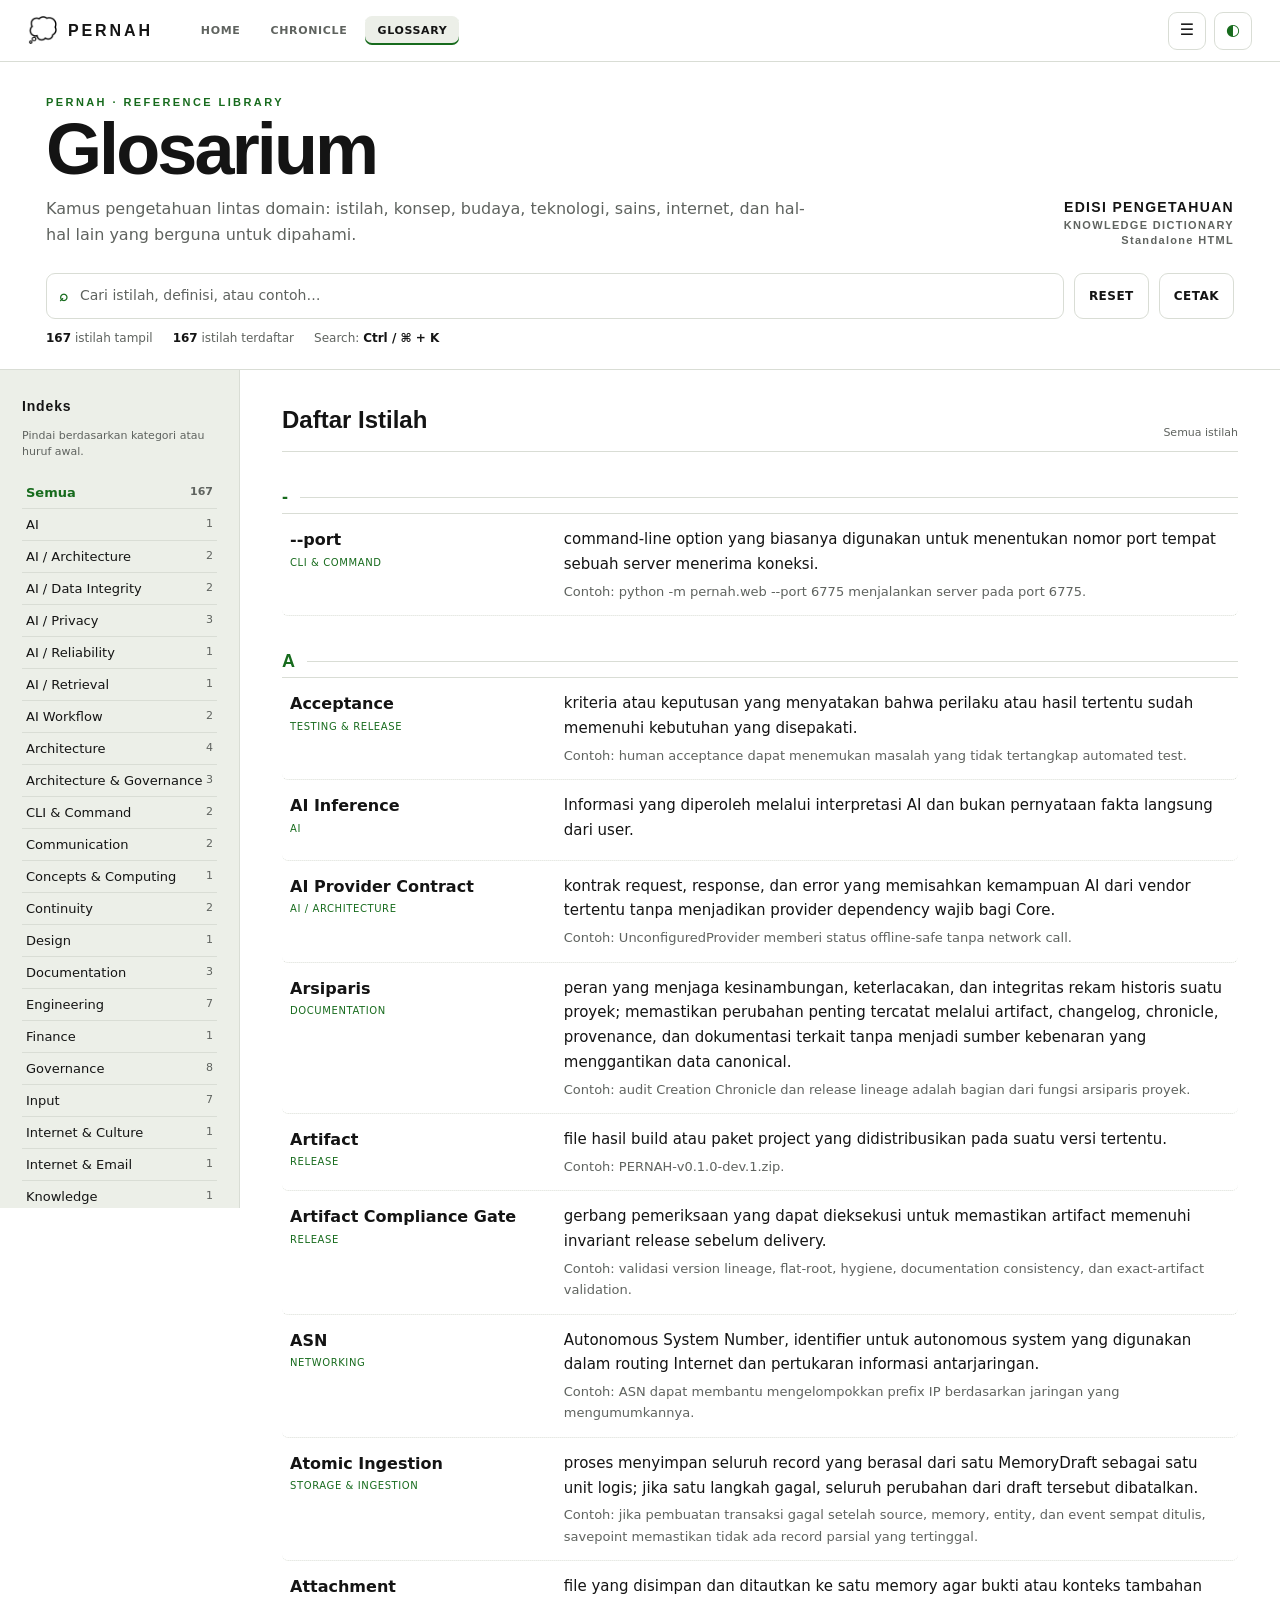
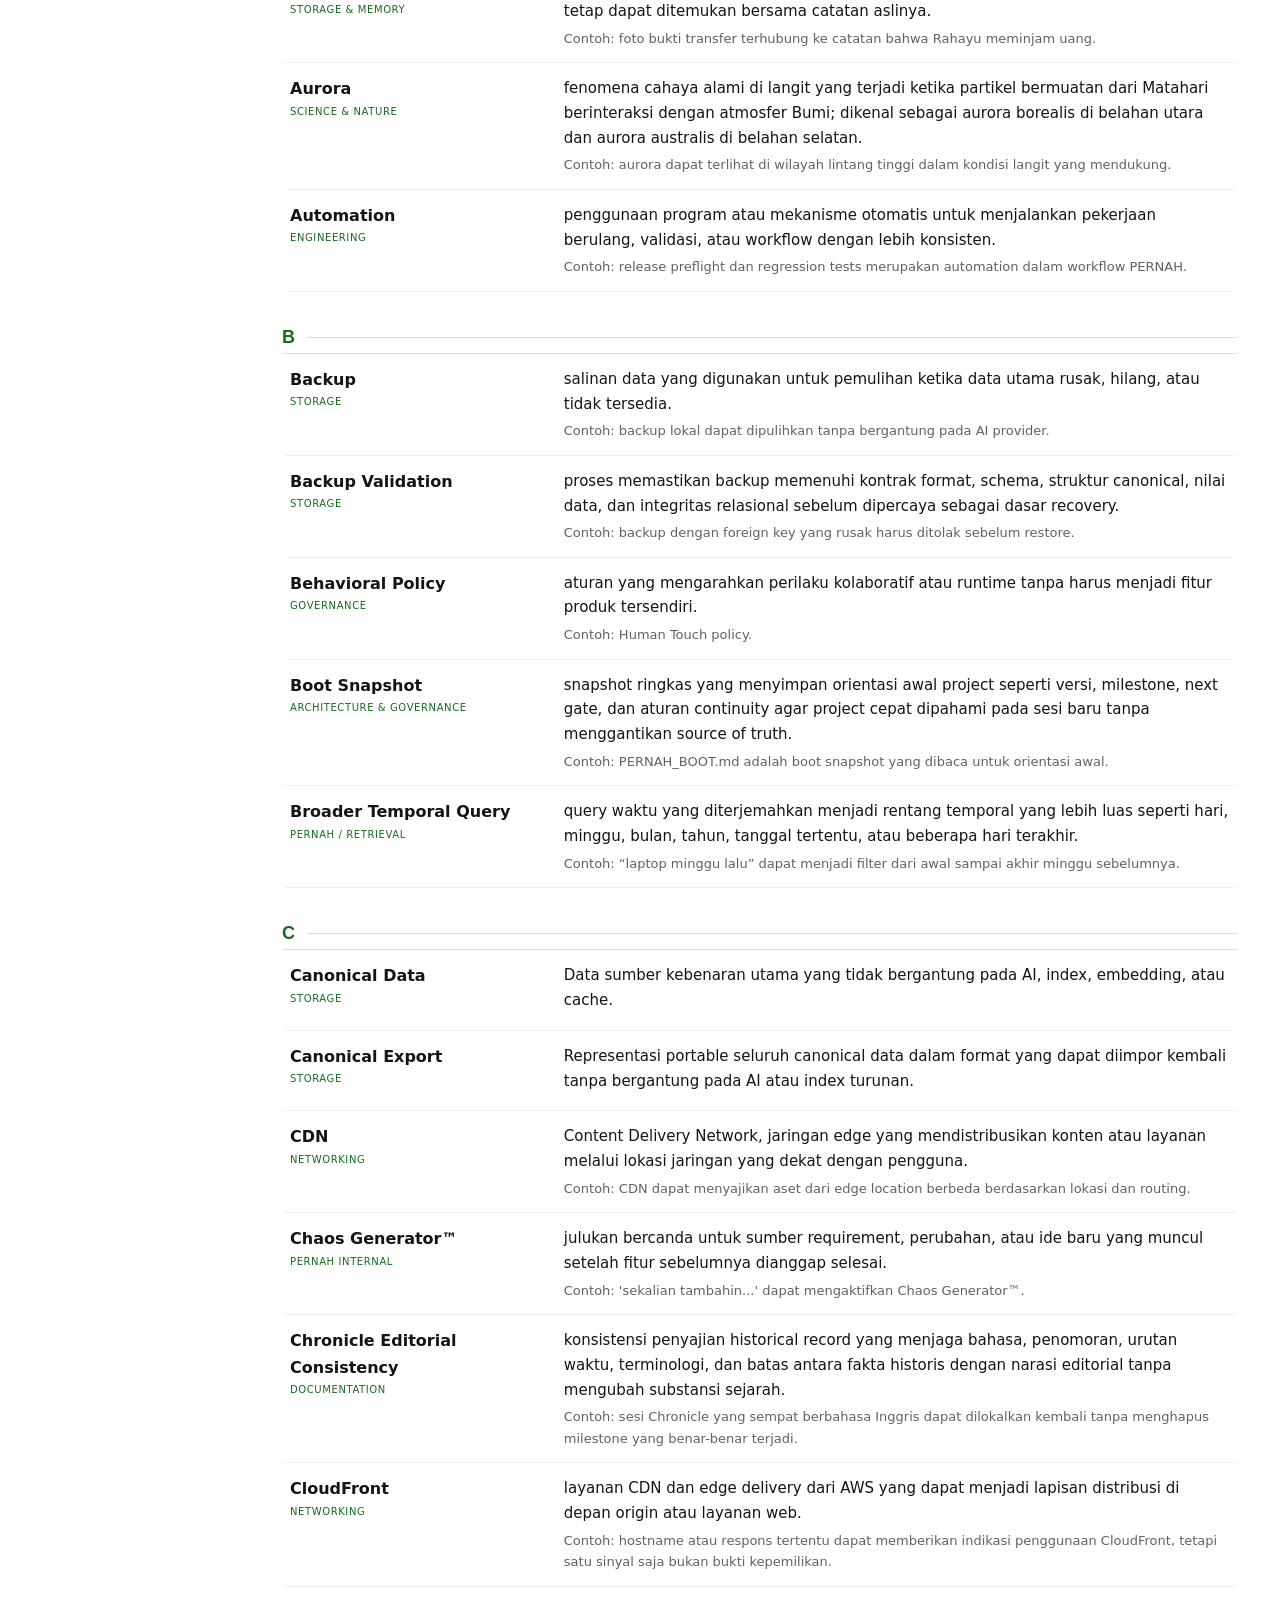
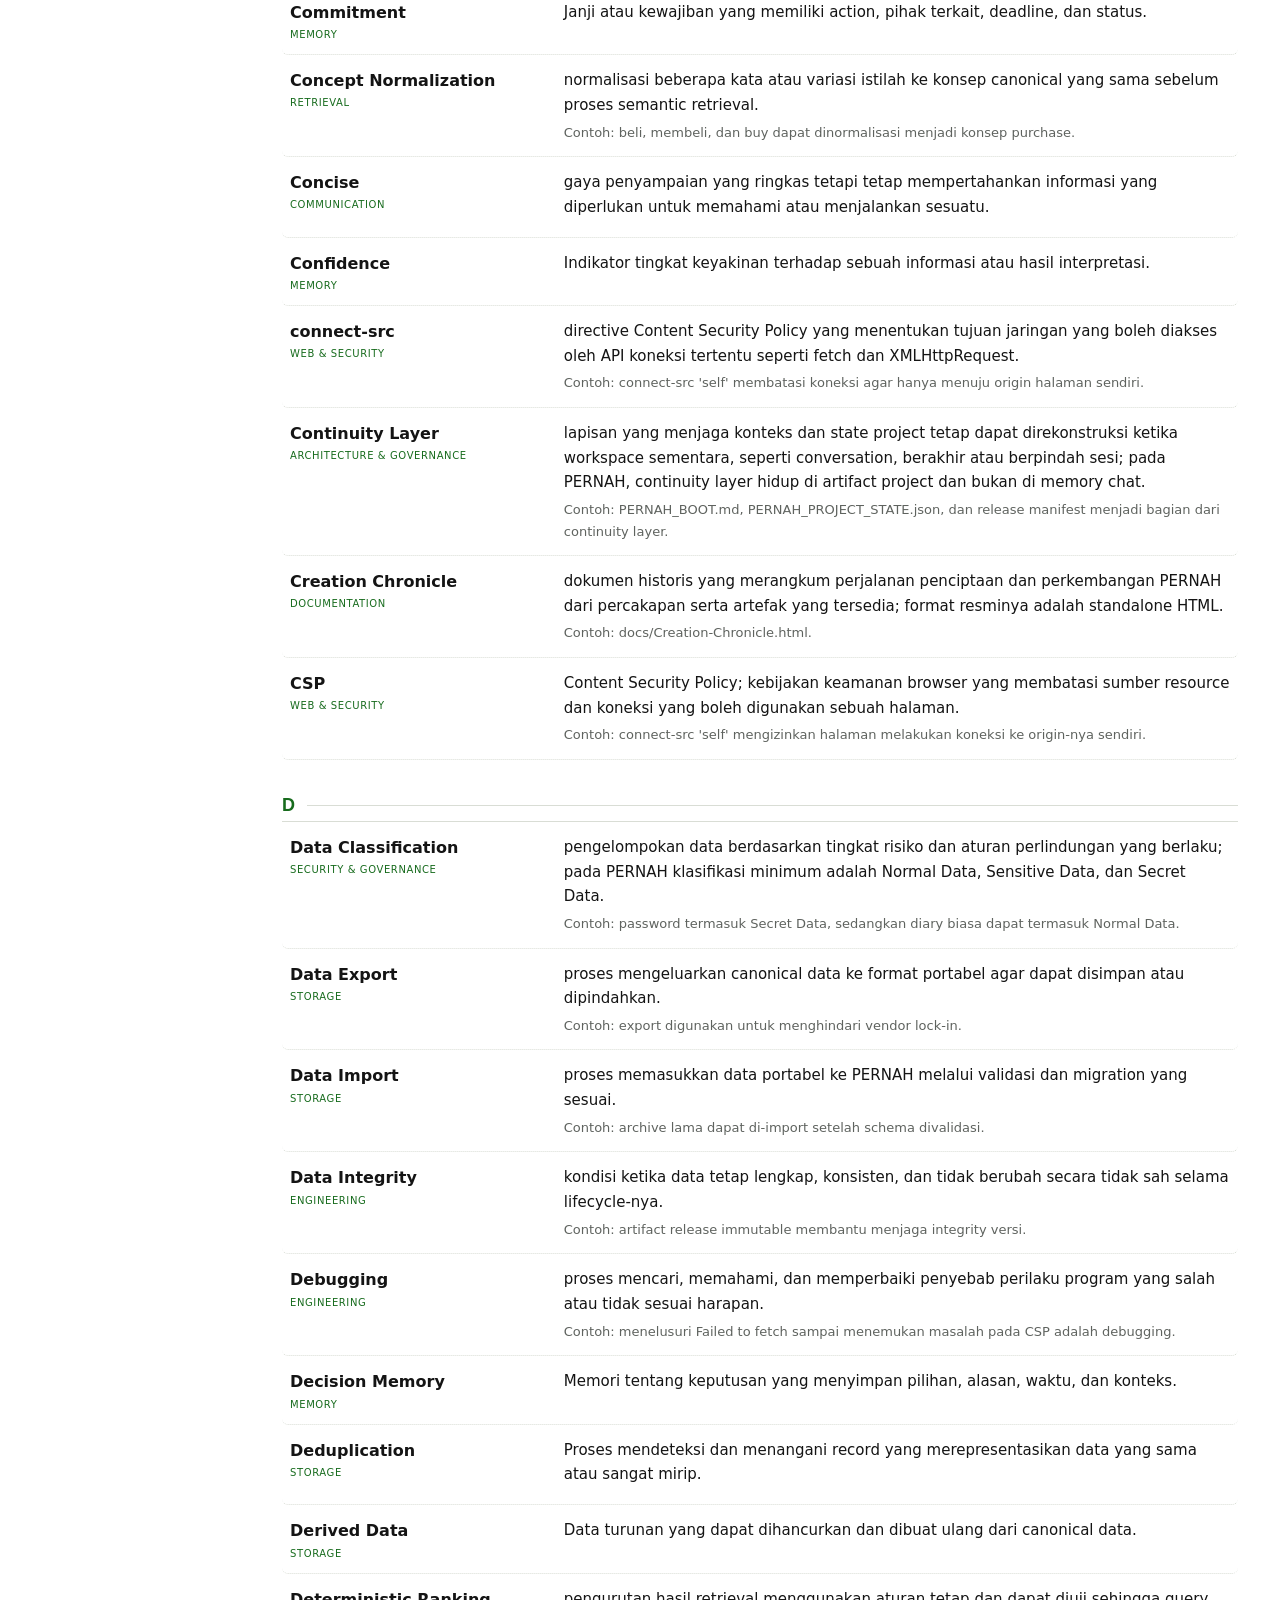
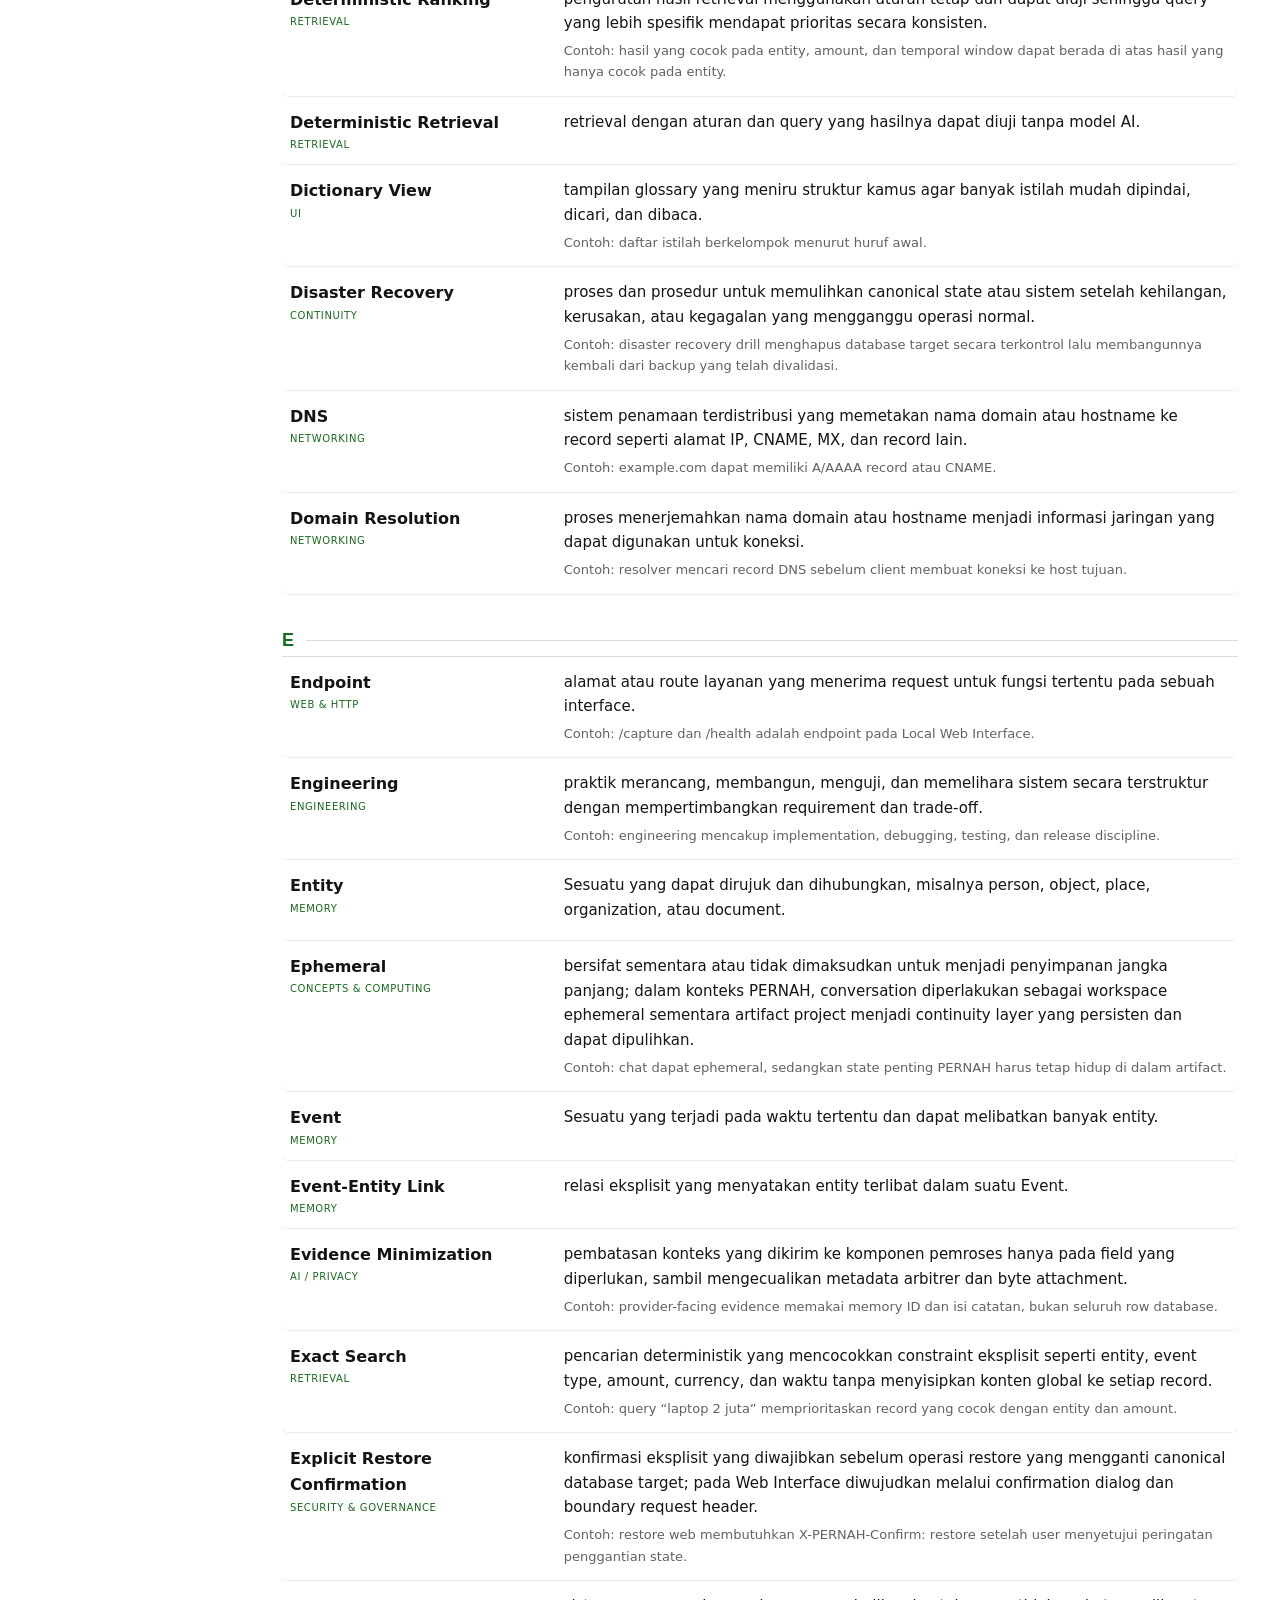
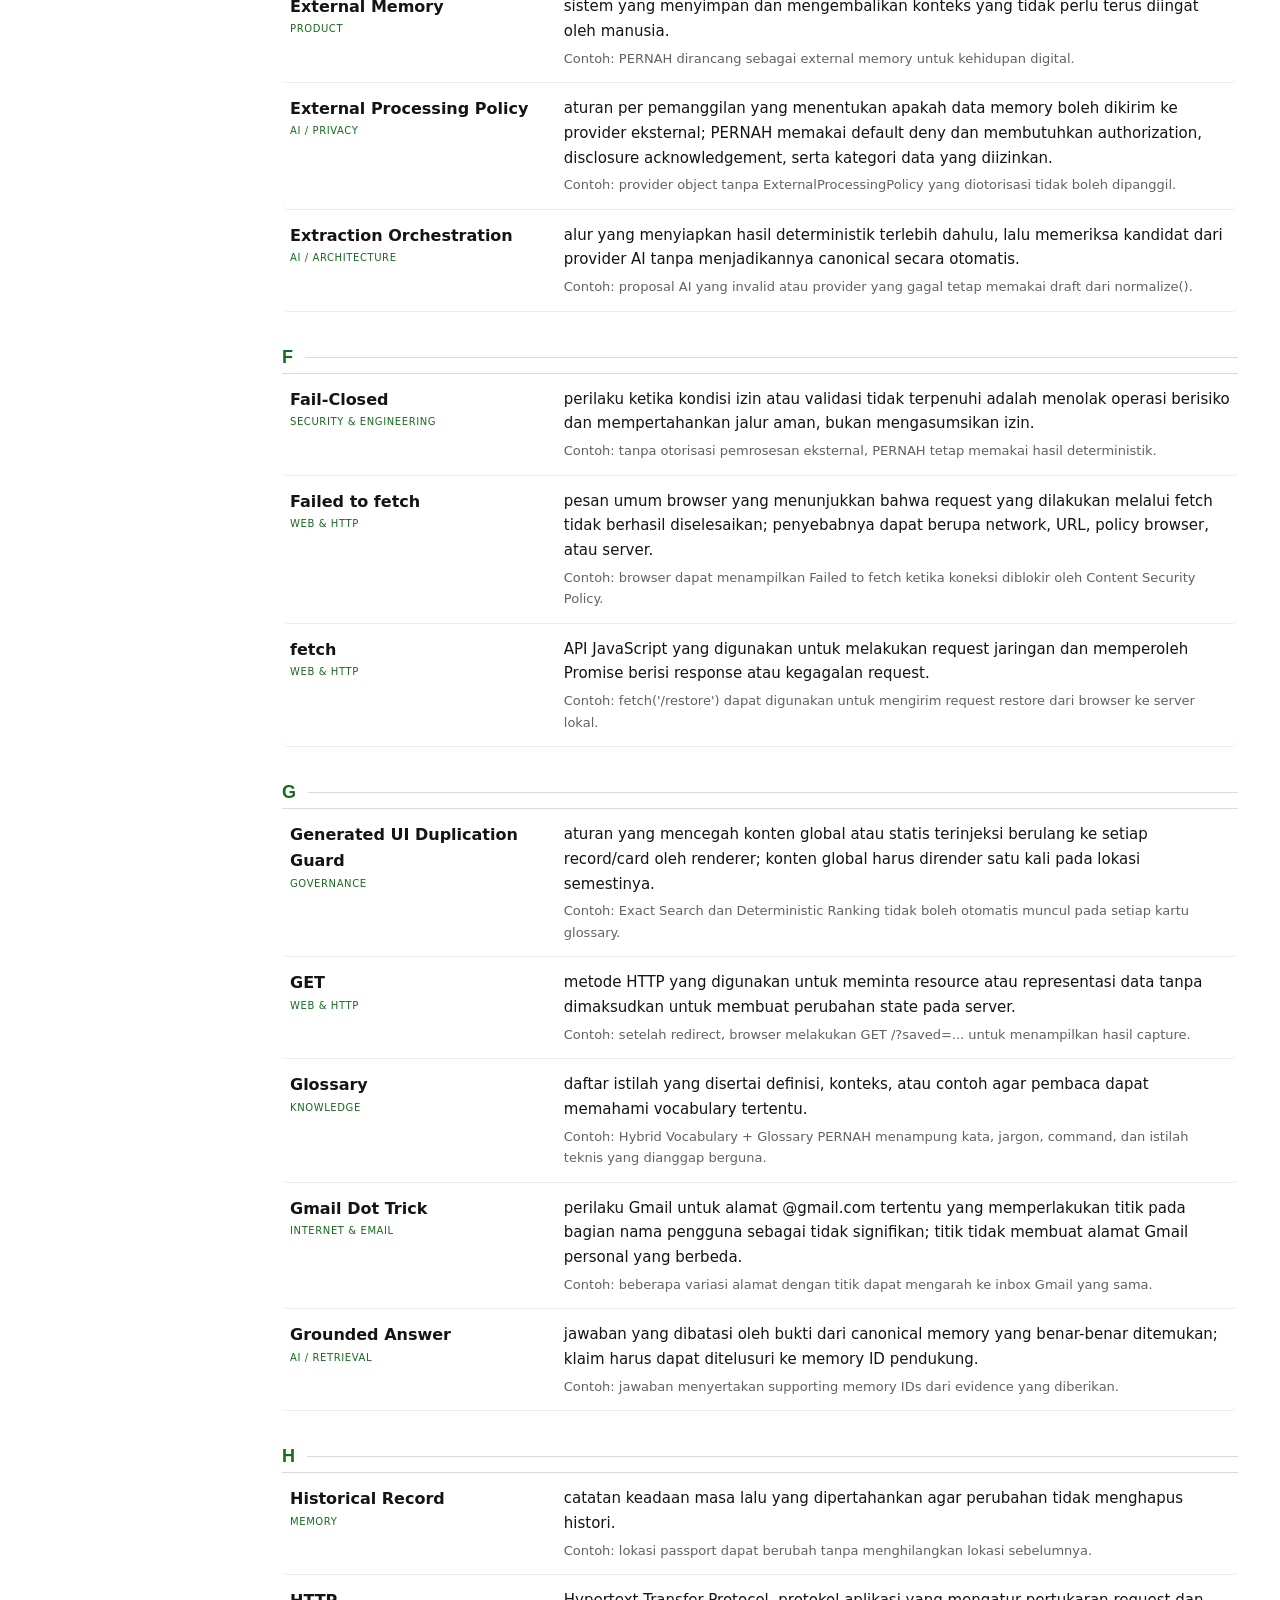
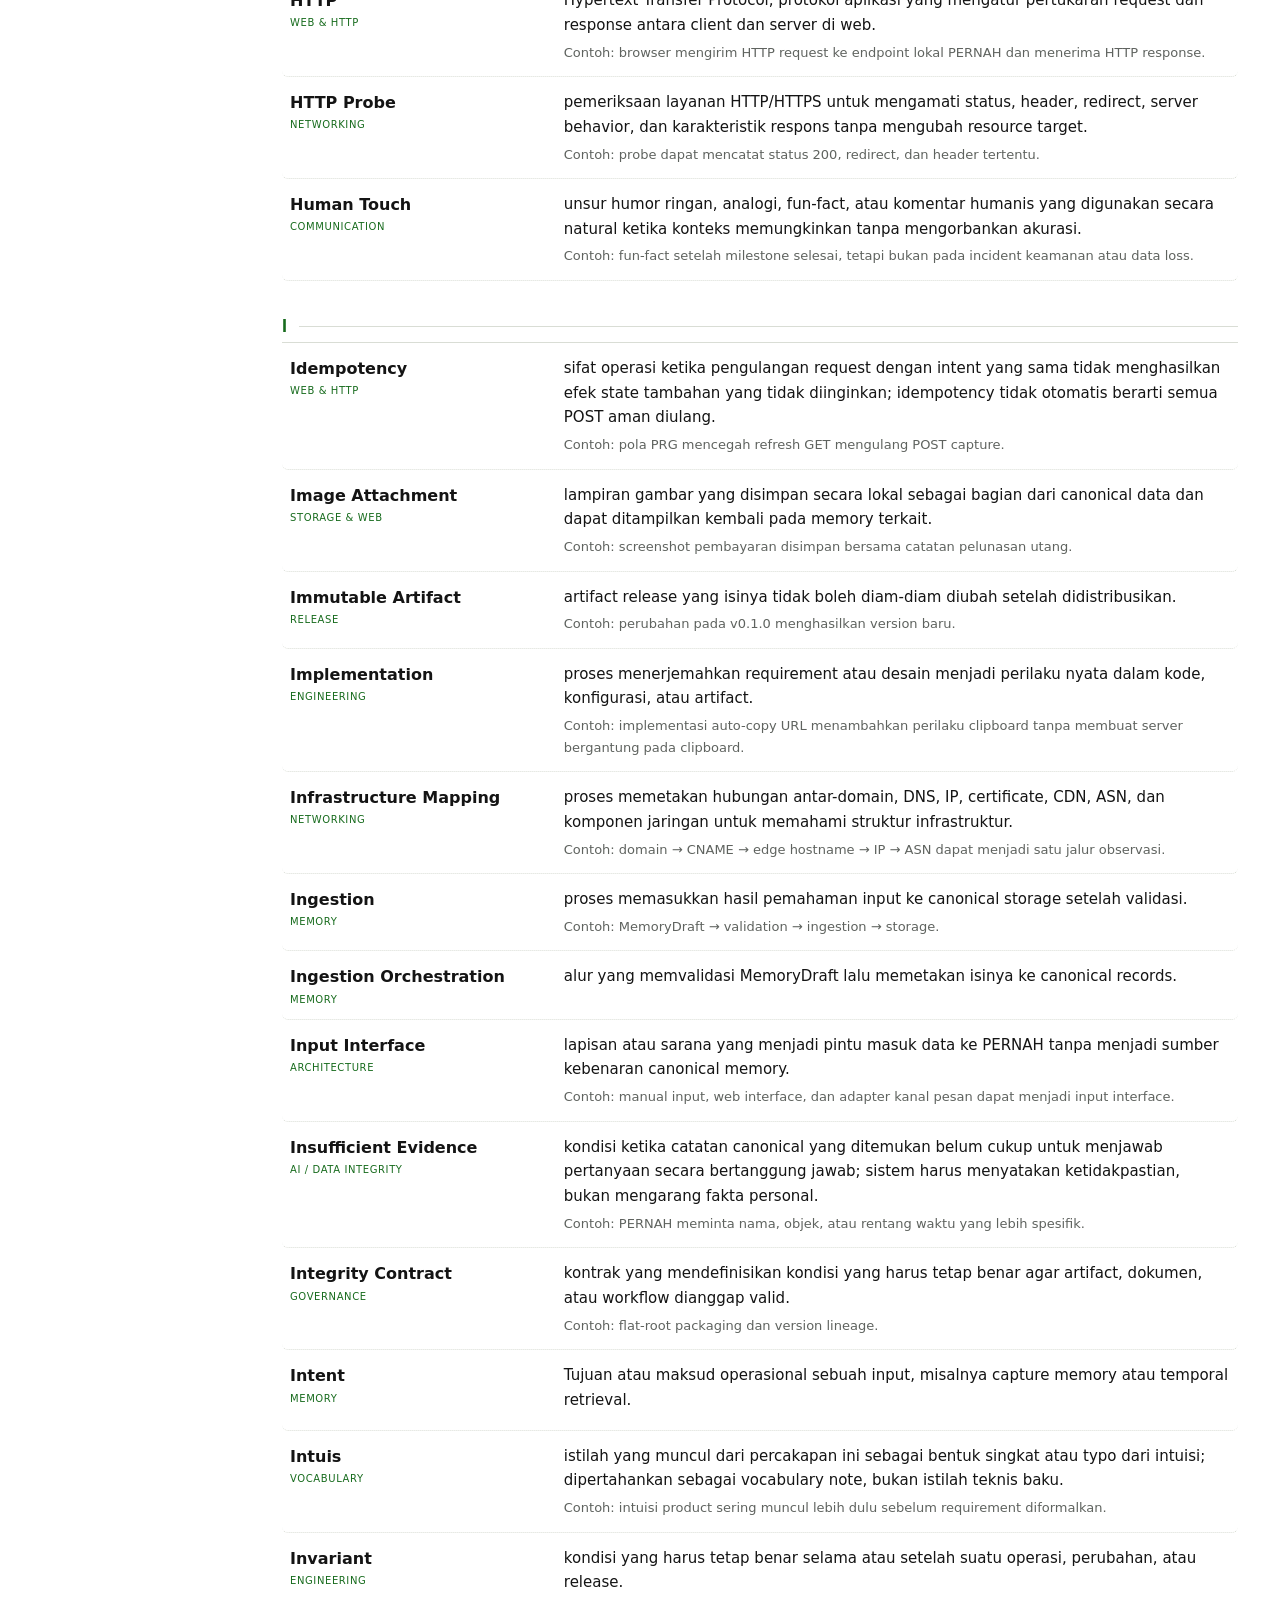
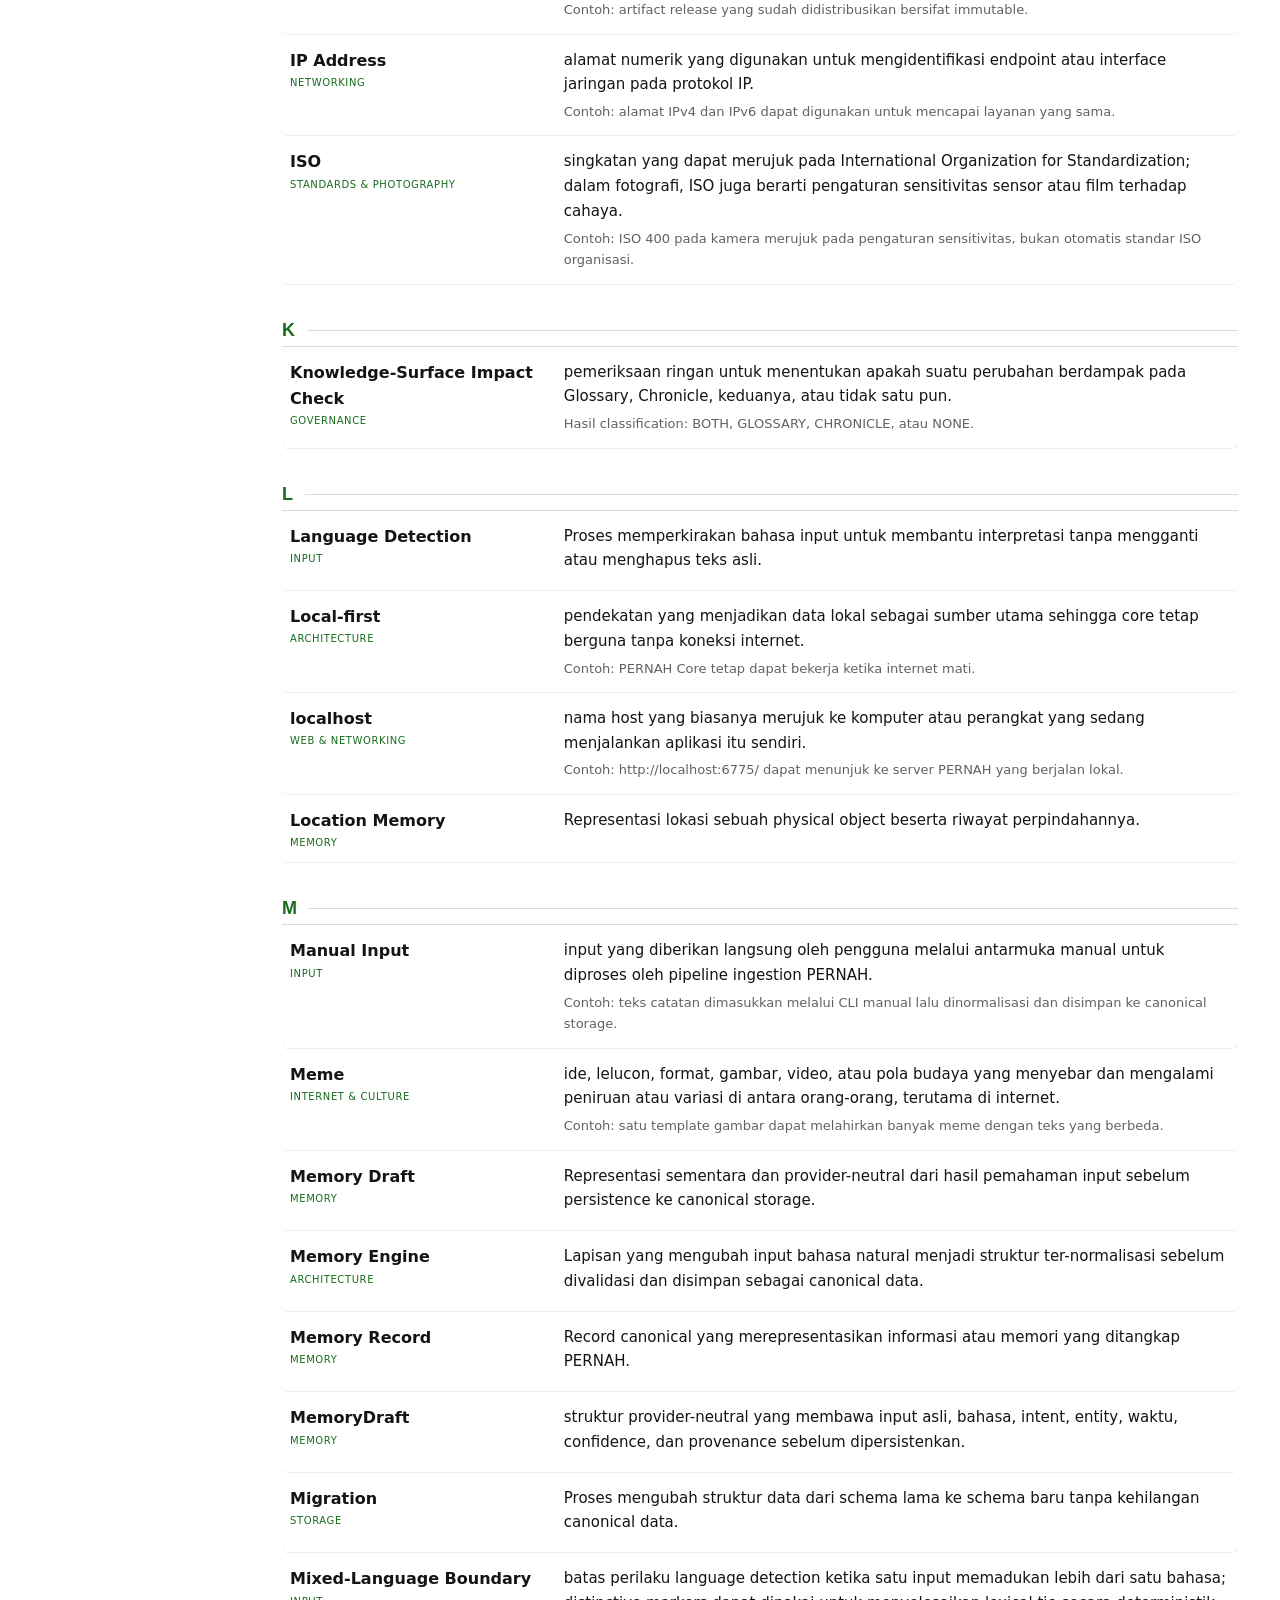
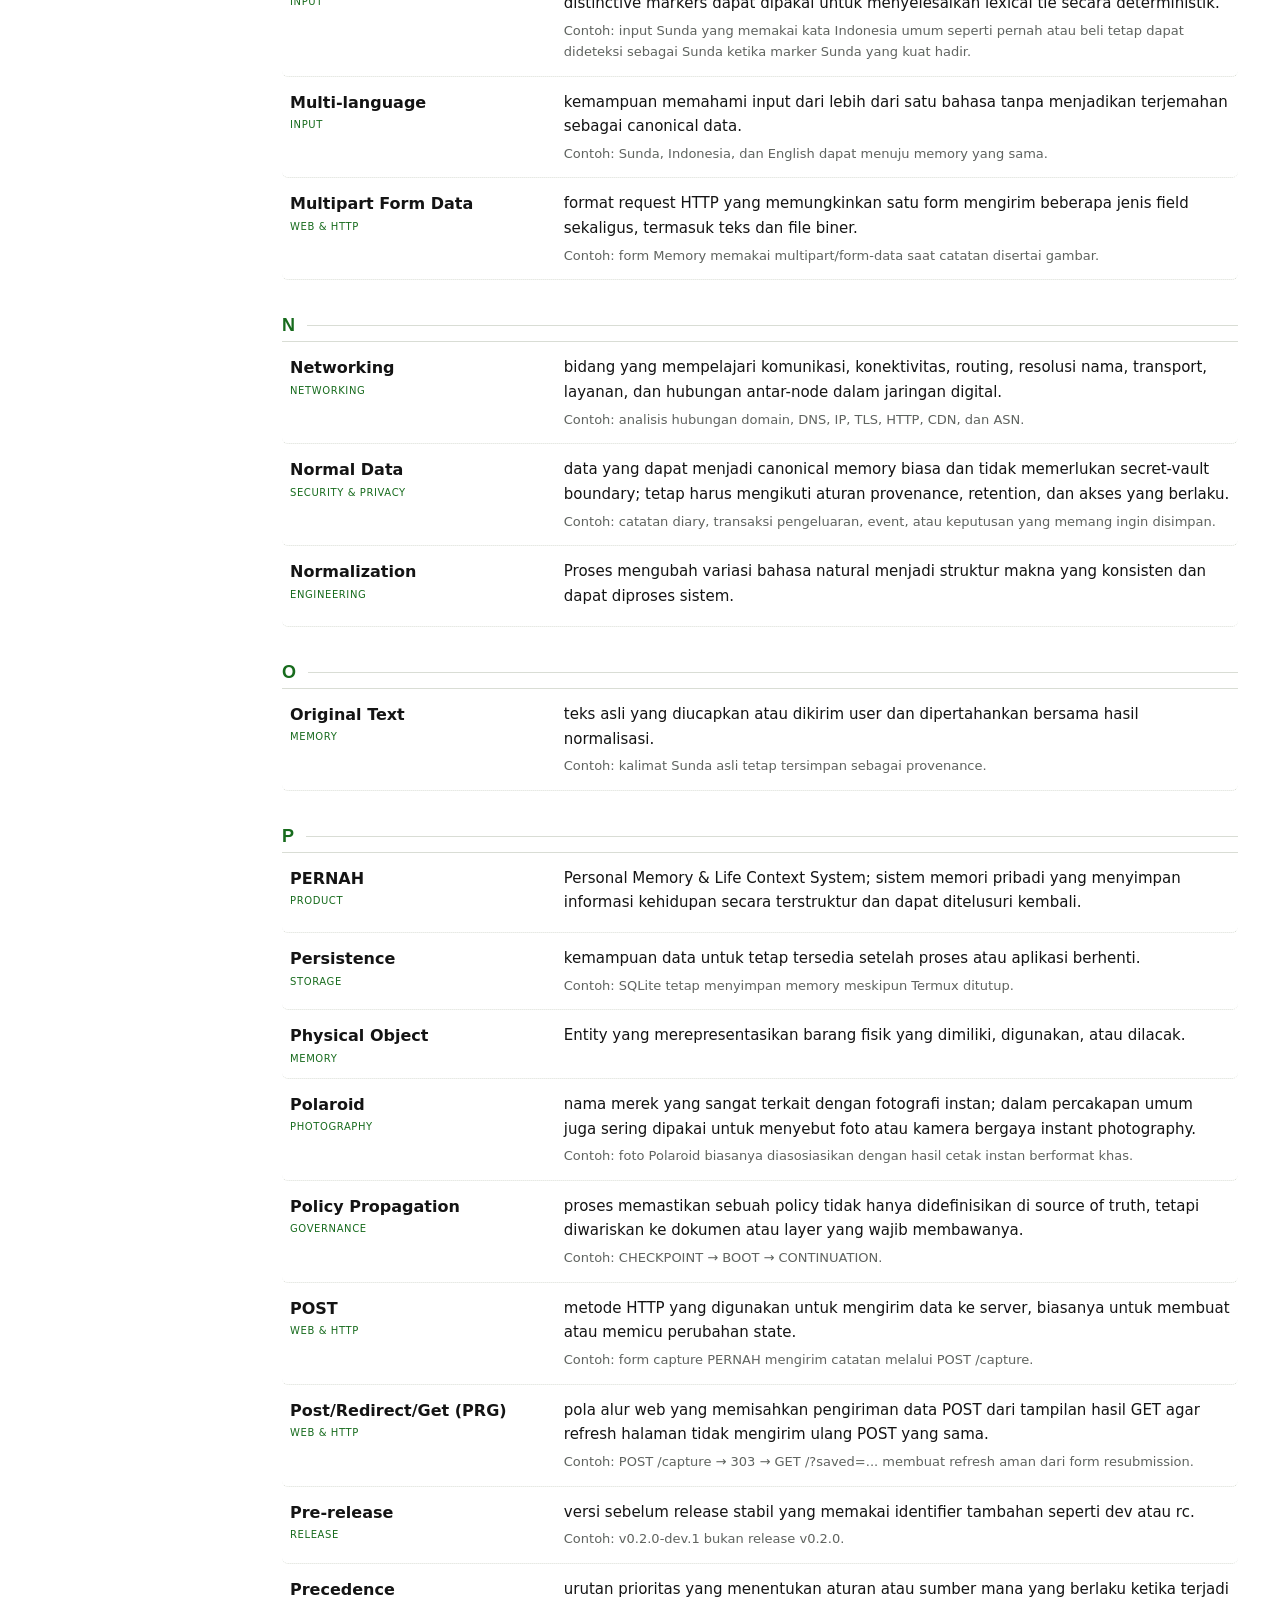
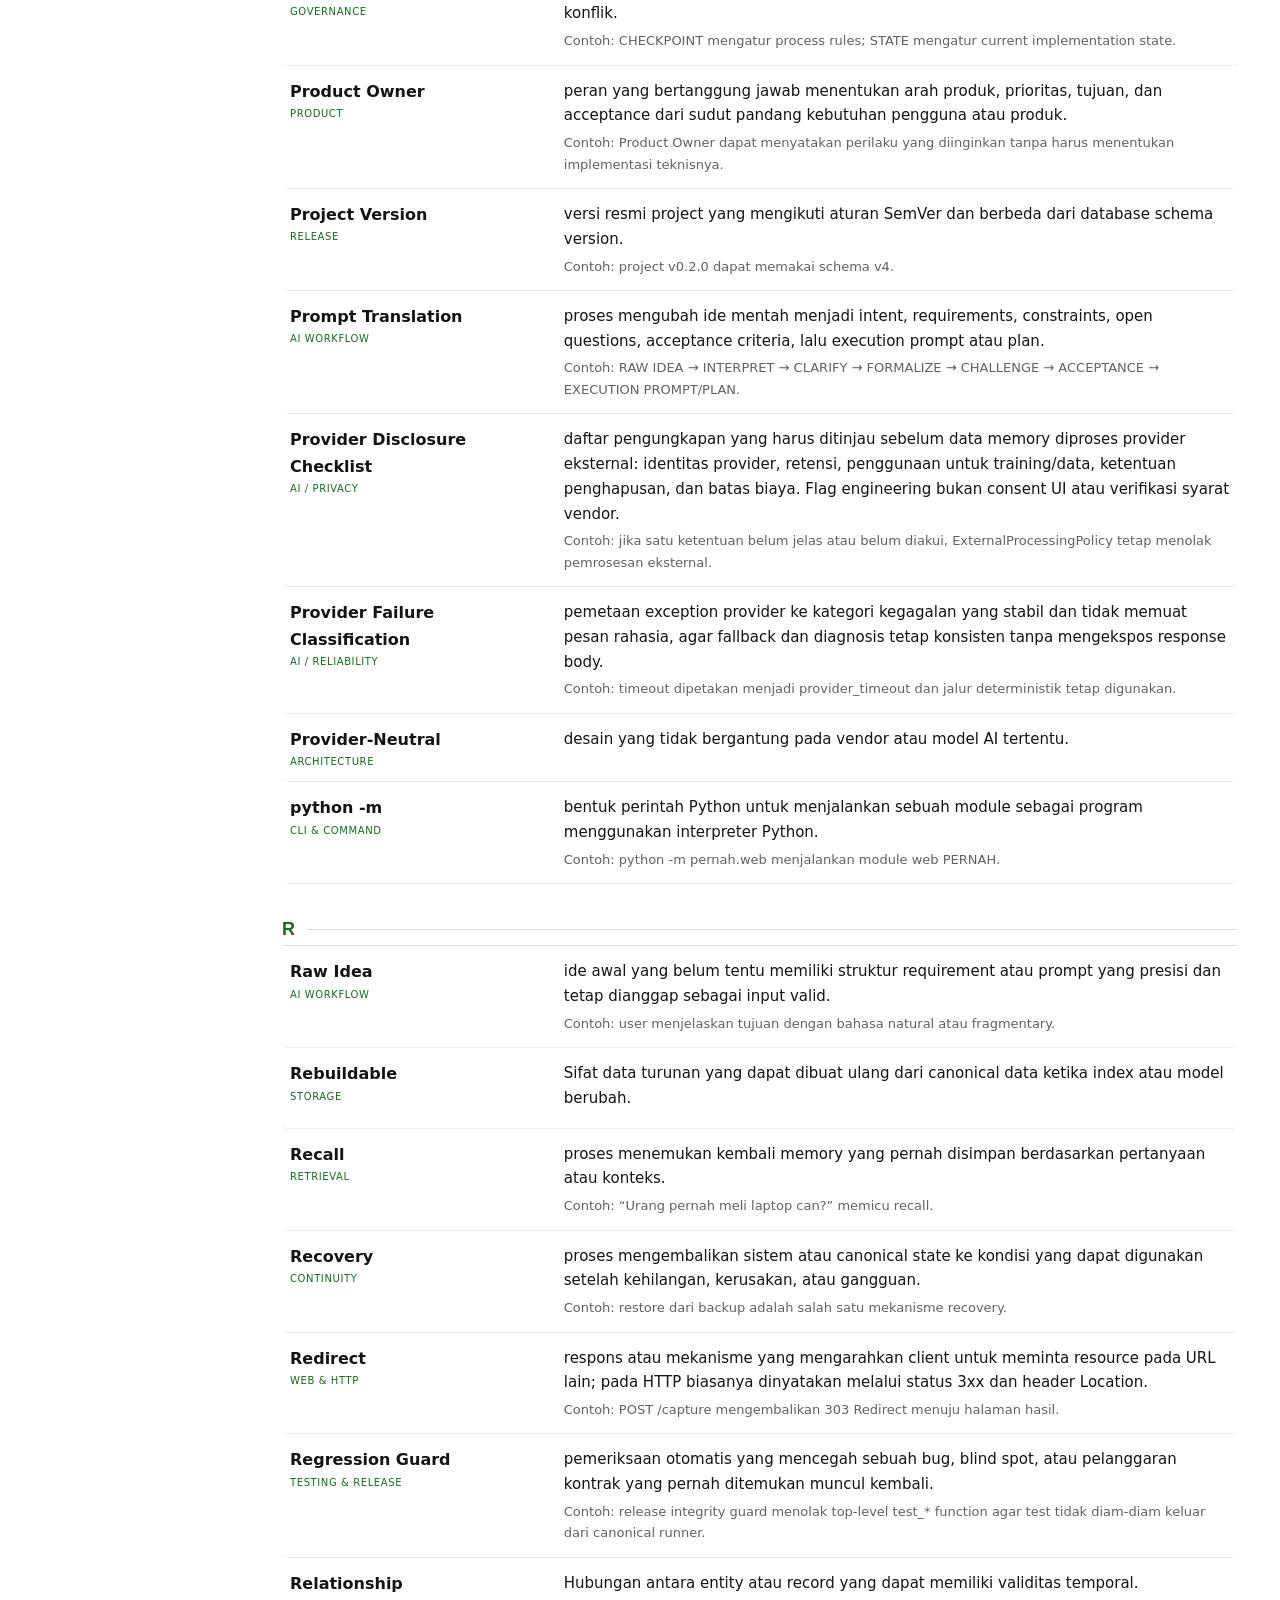
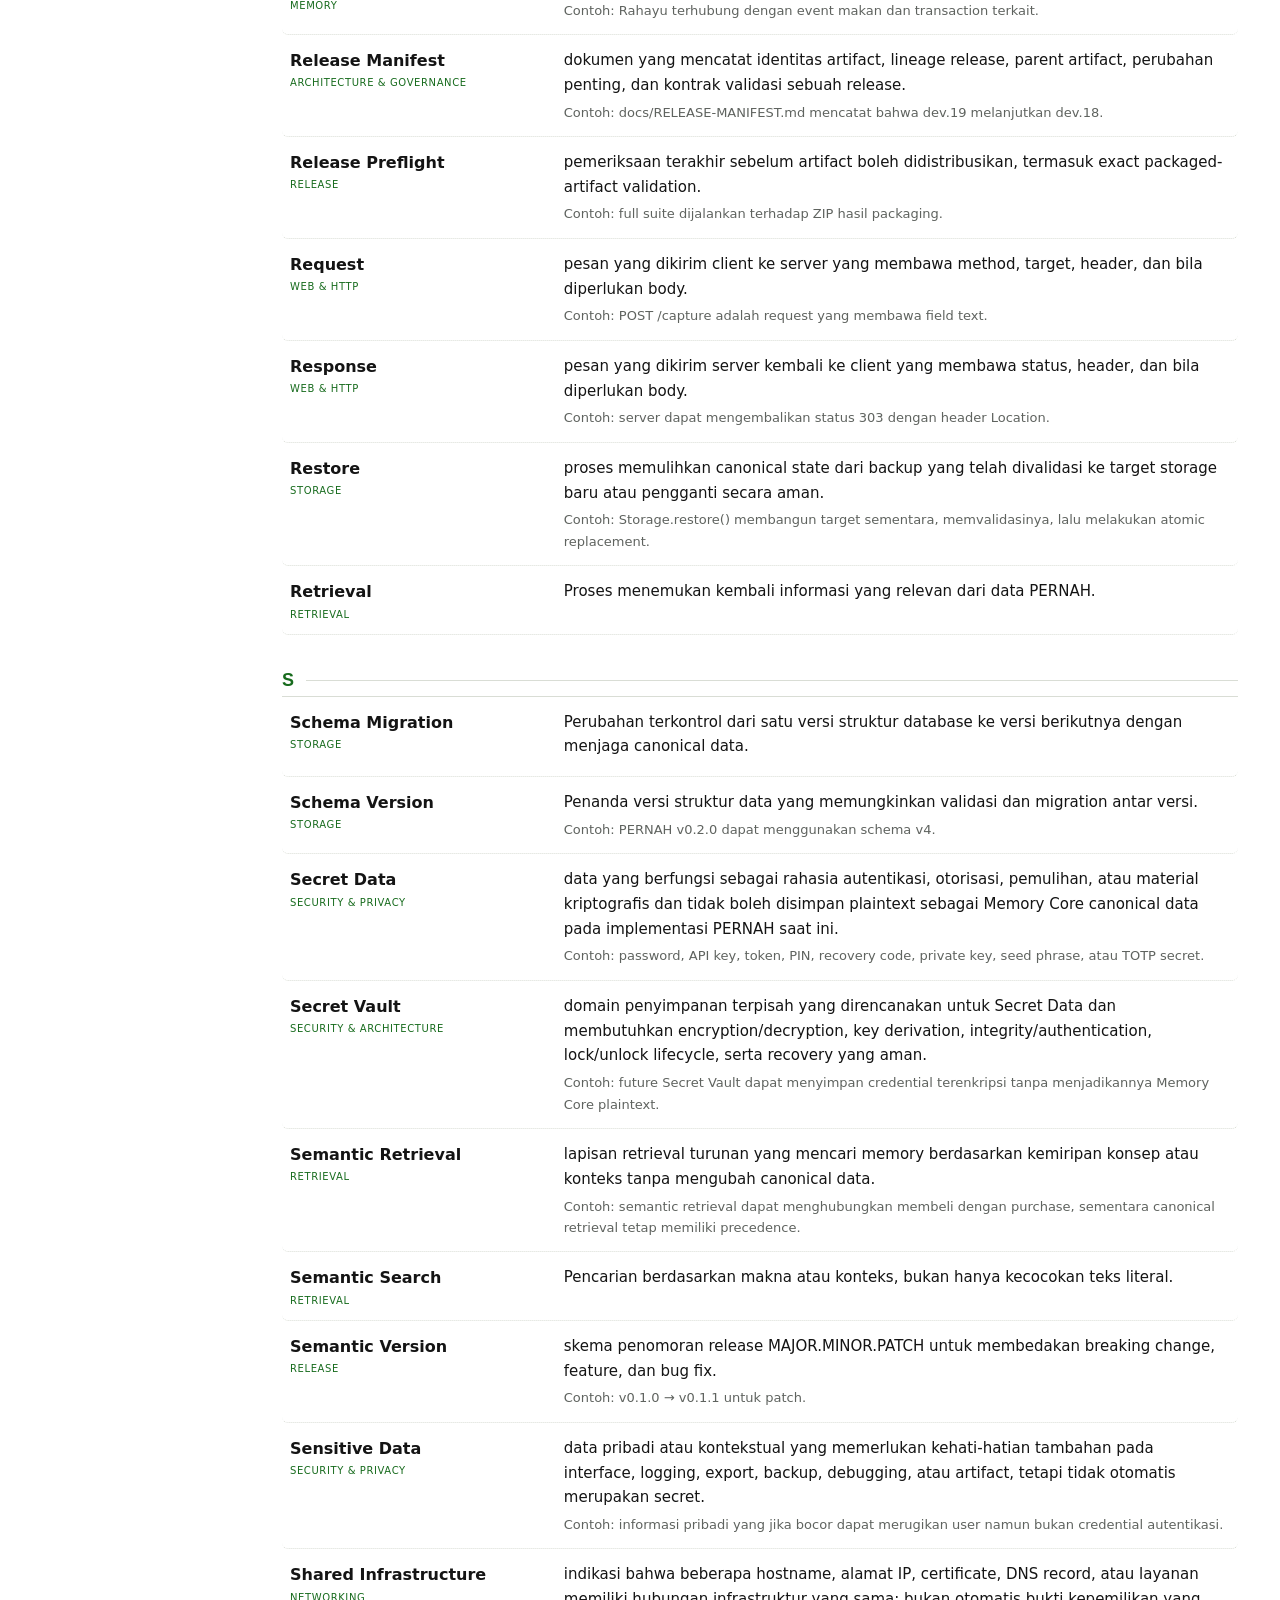
<file: docs/Glosarium.html>
<!doctype html>
<html lang="id">
<head>
<meta charset="utf-8">
<meta name="viewport" content="width=device-width,initial-scale=1,viewport-fit=cover">
<meta name="theme-color" content="#F4F5EF">
<meta name="description" content="Glosarium PERNAH — kamus pengetahuan lintas domain, ekosistem, dan kalangan.">
<link rel="icon" href="assets/pernah-symbol.svg" type="image/svg+xml"/>
<title>Glosarium — PERNAH</title>
<style>
:root{--bg:#F4F5EF;--surface:#FFFFFF;--surface-2:#ECEFE8;--text:#141414;--muted:#5F635F;--border:#D9DDD5;--accent:#176B1D;--accent-soft:#E4F4E5;--shadow:rgba(20,20,20,.10);--display:"LEMON MILK","Lemon/Milk",Arial,sans-serif;--body:"Open Sans",ui-sans-serif,system-ui,-apple-system,"Segoe UI",sans-serif}
:root[data-theme="dark"]{--bg:#141414;--surface:#1C1C1C;--surface-2:#101010;--text:#F2F2F2;--muted:#A7A7A7;--border:#2B2B2B;--accent:#2BEE34;--accent-soft:#102A12;--shadow:rgba(0,0,0,.34)}
*{box-sizing:border-box}
html{scroll-behavior:smooth;background:var(--bg)}
body{margin:0;background:var(--bg);color:var(--text);font-family:var(--body);line-height:1.65}
button,input{font:inherit}button{cursor:pointer}
::selection{background:var(--accent);color:#061006}
.shell{width:min(1480px,100%);margin:auto;min-height:100vh;background:var(--surface);box-shadow:0 0 70px var(--shadow)}
.sitebar{position:sticky;top:0;z-index:40;display:flex;align-items:center;gap:24px;min-height:62px;padding:0 28px;border-bottom:1px solid var(--border);background:color-mix(in srgb,var(--surface) 94%,transparent);backdrop-filter:blur(14px)}
.brand{display:inline-flex;align-items:center;gap:10px;color:var(--text);text-decoration:none;flex:0 0 auto}.brand-mark{width:30px;height:30px;display:block}.brand-word{font:600 16px/1 var(--display);letter-spacing:.18em}.main-nav{display:flex;align-items:center;gap:6px;margin-left:12px}.main-nav a{padding:9px 12px;border-radius:7px;color:var(--muted);text-decoration:none;font:600 11px/1 var(--body);letter-spacing:.06em;text-transform:uppercase}.main-nav a:hover,.main-nav a.active{color:var(--text);background:var(--surface-2)}.main-nav a.active{box-shadow:inset 0 -2px var(--accent)}.nav-tools{display:flex;align-items:center;gap:8px;margin-left:auto}.nav-btn{width:38px;height:38px;border:1px solid var(--border);border-radius:9px;background:var(--surface);color:var(--text);display:inline-flex;align-items:center;justify-content:center}.nav-btn:hover,.nav-btn:focus-visible{border-color:var(--accent);outline:2px solid color-mix(in srgb,var(--accent) 28%,transparent);outline-offset:1px}.theme-toggle{color:var(--accent)}
.masthead{padding:34px 46px 24px;border-bottom:1px solid var(--border)}.masthead-top{display:flex;align-items:flex-end;justify-content:space-between;gap:24px}.kicker{font:700 11px/1.2 var(--display);letter-spacing:.22em;text-transform:uppercase;color:var(--accent)}.title{margin:7px 0 0;font-family:var(--display);font-size:clamp(38px,6vw,72px);line-height:.94;letter-spacing:-.04em;font-weight:700}.subtitle{margin:12px 0 0;color:var(--muted);font-size:16px;max-width:780px}.edition{font:700 11px/1.4 var(--display);letter-spacing:.12em;text-align:right;color:var(--muted);white-space:nowrap}.edition b{display:block;color:var(--text);font-size:14px}
.toolbar{display:grid;grid-template-columns:minmax(240px,1fr) auto auto;gap:10px;margin-top:24px}.search{display:flex;align-items:center;border:1px solid var(--border);background:var(--surface);border-radius:9px;min-height:46px}.search span{padding:0 12px;color:var(--accent);font:700 15px var(--body)}.search input{width:100%;border:0;outline:0;background:transparent;padding:10px 10px 10px 0;color:var(--text);font-family:var(--body);font-size:14px}.search input::placeholder{color:var(--muted)}.tool-btn{border:1px solid var(--border);background:var(--surface);border-radius:9px;padding:0 14px;color:var(--text);font:700 12px var(--body);letter-spacing:.04em}.tool-btn:hover,.tool-btn:focus-visible{border-color:var(--accent);outline:2px solid color-mix(in srgb,var(--accent) 22%,transparent);outline-offset:1px}.stats{display:flex;align-items:center;gap:20px;padding:12px 0 0;color:var(--muted);font:12px var(--body)}.stats b{color:var(--text)}
.layout{display:grid;grid-template-columns:240px minmax(0,1fr);min-height:calc(100vh - 240px)}.sidebar-backdrop{display:none}.index{border-right:1px solid var(--border);padding:28px 22px;position:sticky;top:62px;align-self:start;max-height:calc(100vh - 62px);overflow:auto;background:var(--surface-2)}.index h2{margin:0 0 14px;font:700 14px var(--display);letter-spacing:.06em}.index-note{font:11px/1.5 var(--body);color:var(--muted);margin-bottom:16px}.category{display:block;width:100%;text-align:left;border:0;border-bottom:1px solid var(--border);background:transparent;padding:8px 4px;color:var(--text);font:13px var(--body)}.category span{float:right;color:var(--muted);font-size:11px}.category:hover,.category.active{color:var(--accent);font-weight:700}.alphabet{display:flex;flex-wrap:wrap;gap:4px;margin-top:20px;padding-top:16px;border-top:1px solid var(--border)}.letter{width:27px;height:27px;border:1px solid var(--border);background:transparent;color:var(--muted);font:700 11px var(--body);border-radius:6px}.letter:hover,.letter.active{background:var(--accent);border-color:var(--accent);color:#071007}.content{padding:30px 42px 60px;min-width:0}.content-head{display:flex;align-items:end;justify-content:space-between;gap:20px;border-bottom:1px solid var(--border);padding-bottom:12px;margin-bottom:4px}.content-head h2{margin:0;font-family:var(--display);font-size:24px}.content-head small{font:11px var(--body);color:var(--muted)}.dictionary{font-family:var(--body)}.letter-group{scroll-margin-top:84px}.letter-heading{display:flex;align-items:center;gap:12px;margin:28px 0 0;padding:7px 0 5px;border-bottom:1px solid var(--border);font:700 18px var(--display);color:var(--accent)}.letter-heading:after{content:"";height:1px;background:var(--border);flex:1}.entry{display:grid;grid-template-columns:minmax(180px,27%) minmax(0,1fr);gap:20px;padding:13px 8px;border-bottom:1px dotted var(--border);scroll-margin-top:84px;border-radius:6px}.entry:hover{background:var(--accent-soft)}.term{font-weight:700;font-size:16px;color:var(--text)}.term-meta{display:block;margin-top:2px;font:10px/1.3 var(--body);letter-spacing:.06em;text-transform:uppercase;color:var(--accent)}.definition{font-size:15px;color:var(--text)}.example{display:block;margin-top:4px;color:var(--muted);font-size:13px}.example code{font:12px var(--body);background:var(--surface-2);border:1px solid var(--border);border-radius:4px;padding:1px 4px}.no-results{padding:40px 0;text-align:center;color:var(--muted);font-size:16px}.footer{border-top:1px solid var(--border);padding:22px 46px 34px;display:flex;justify-content:space-between;gap:20px;font:11px/1.5 var(--body);color:var(--muted)}.footer b{color:var(--text)}mark{background:var(--accent);color:#061006;padding:0 2px;border-radius:2px}.float-top{position:fixed;right:22px;bottom:22px;z-index:30;width:48px;height:48px;border:1px solid var(--accent);border-radius:50%;background:var(--surface);color:var(--accent);font:800 18px var(--body);box-shadow:0 12px 28px var(--shadow);opacity:0;transform:translateY(12px);pointer-events:none;transition:.2s ease}.float-top.visible{opacity:1;transform:none;pointer-events:auto}
body,.shell,.sitebar,.index,.search,.tool-btn,.entry{transition:background-color .2s ease,color .2s ease,border-color .2s ease,box-shadow .2s ease}
@media(max-width:900px){.sitebar{padding:0 16px}.main-nav{display:none}.nav-tools{margin-left:auto}.masthead{padding:28px 20px 20px}.masthead-top{align-items:flex-start}.edition{display:none}.toolbar{grid-template-columns:1fr auto}.layout{grid-template-columns:1fr}.index{position:fixed;z-index:35;left:0;top:62px;width:min(320px,88vw);height:calc(100vh - 62px);max-height:none;border-right:1px solid var(--border);border-bottom:0;box-shadow:20px 0 40px var(--shadow);transform:translateX(-105%);transition:transform .2s ease}.sidebar-backdrop{position:fixed;z-index:34;inset:62px 0 0;border:0;background:rgba(0,0,0,.38);opacity:0;pointer-events:none;display:block;transition:opacity .2s ease}.layout.sidebar-open .index{transform:none}.layout.sidebar-open .sidebar-backdrop{opacity:1;pointer-events:auto}.layout.sidebar-collapsed .index{transform:translateX(-105%)}.content{padding:24px 20px 72px}}
@media(max-width:620px){.brand-word{font-size:14px;letter-spacing:.16em}.title{font-size:42px}.subtitle{font-size:14px}.toolbar{grid-template-columns:1fr}.tool-btn{min-height:40px}.entry{grid-template-columns:1fr;gap:4px;padding:12px 4px}.term{font-size:15px}.definition{font-size:14px}.content-head{align-items:flex-start;flex-direction:column;gap:4px}.footer{padding:18px 20px;flex-direction:column}.float-top{right:16px;bottom:16px}}
@media(prefers-reduced-motion:reduce){*,*::before,*::after{scroll-behavior:auto!important;transition:none!important}}
@media print{body{background:#fff;color:#141414}.shell{box-shadow:none}.sitebar,.index,.toolbar,.stats,.footer,.float-top,.sidebar-backdrop{display:none}.layout{display:block}.content{padding:20px}.entry{break-inside:avoid}.letter-heading{break-after:avoid}}
</style>
</head>
<body>
<div class="shell">
<header class="sitebar" aria-label="PERNAH navigation"><a class="brand" href="../" aria-label="PERNAH — project overview"><img class="brand-mark" src="assets/pernah-symbol.svg" alt=""><span class="brand-word">PERNAH</span></a><nav class="main-nav" aria-label="Primary"><a href="../">HOME</a><a href="Creation-Chronicle.html">Chronicle</a><a class="active" href="Glosarium.html" aria-current="page">Glossary</a></nav><div class="nav-tools"><button class="nav-btn" id="sidebarToggle" type="button" aria-label="Toggle glossary index" aria-controls="sidebarIndex" aria-pressed="false">☰</button><button class="nav-btn theme-toggle" id="themeToggle" type="button" aria-label="Ganti mode tampilan" aria-pressed="false">☾</button></div></header>
<header class="masthead">
  <div class="masthead-top">
    <div>
      <div class="kicker">PERNAH · Reference Library</div>
      <h1 class="title">Glosarium</h1>
      <p class="subtitle">Kamus pengetahuan lintas domain: istilah, konsep, budaya, teknologi, sains, internet, dan hal-hal lain yang berguna untuk dipahami.</p>
    </div>
    <div class="edition"><b>EDISI PENGETAHUAN</b>KNOWLEDGE DICTIONARY<br>Standalone HTML</div>
  </div>
  <div class="toolbar">
    <label class="search"><span>⌕</span><input id="search" type="search" autocomplete="off" placeholder="Cari istilah, definisi, atau contoh…" aria-label="Cari istilah"></label>
    <button class="tool-btn" id="clear" type="button">RESET</button>
    <button class="tool-btn" id="print" type="button">CETAK</button>
  </div>
  <div class="stats"><span><b id="visibleCount">0</b> istilah tampil</span><span><b id="totalCount">0</b> istilah terdaftar</span><span>Search: <b>Ctrl / ⌘ + K</b></span></div>
</header>

<div class="layout">
  <button class="sidebar-backdrop" id="sidebarBackdrop" type="button" aria-label="Tutup glossary index"></button>
  <aside class="index" id="sidebarIndex" aria-label="Indeks glosarium">
    <div style="display:flex;align-items:center;justify-content:space-between;gap:10px"><h2>Indeks</h2></div>
    <div class="index-note">Pindai berdasarkan kategori atau huruf awal.</div>
    <div id="categories"></div>
    <div class="alphabet" id="alphabet" aria-label="Indeks alfabet"></div>
  </aside>

  <main class="content">
    <div class="content-head"><h2>Daftar Istilah</h2><small id="filterLabel">Semua istilah</small></div>
    <div class="dictionary" id="dictionary">
      <!-- GLOSARIUM CONTENT: dictionary entries live in this area. -->
    </div>
    <div class="no-results" id="noResults" hidden>Tidak ada istilah yang cocok dengan pencarian.</div>
  </main>
</div>

<footer class="footer">
  <div><b>PERNAH / GLOSARIUM</b><br>Reference library untuk pengetahuan lintas domain, ekosistem, dan kalangan.</div>
  <div>Local · Standalone HTML · Mobile friendly · Print friendly</div>
</footer>
</div>
<button class="float-top" id="floatTop" type="button" aria-label="Kembali ke atas">↑</button>

<script>
(() => {
  'use strict';
  const entries = [["Creation Chronicle","Documentation","dokumen historis yang merangkum perjalanan penciptaan dan perkembangan PERNAH dari percakapan serta artefak yang tersedia; format resminya adalah standalone HTML.","Contoh: docs/Creation-Chronicle.html."],["Universal Knowledge Dictionary","Meta / Glossary","kamus pengetahuan yang mencakup istilah dan konsep lintas domain, ekosistem, dan kalangan; PERNAH-specific terminology menjadi salah satu bagian di dalamnya.","Contoh: Meme, ISO, Polaroid, Aurora, Gmail Dot Trick, dan istilah teknis PERNAH dapat hidup berdampingan dalam satu glossary."],["Aurora","Science & Nature","fenomena cahaya alami di langit yang terjadi ketika partikel bermuatan dari Matahari berinteraksi dengan atmosfer Bumi; dikenal sebagai aurora borealis di belahan utara dan aurora australis di belahan selatan.","Contoh: aurora dapat terlihat di wilayah lintang tinggi dalam kondisi langit yang mendukung."],["Gmail Dot Trick","Internet & Email","perilaku Gmail untuk alamat @gmail.com tertentu yang memperlakukan titik pada bagian nama pengguna sebagai tidak signifikan; titik tidak membuat alamat Gmail personal yang berbeda.","Contoh: beberapa variasi alamat dengan titik dapat mengarah ke inbox Gmail yang sama."],["ISO","Standards & Photography","singkatan yang dapat merujuk pada International Organization for Standardization; dalam fotografi, ISO juga berarti pengaturan sensitivitas sensor atau film terhadap cahaya.","Contoh: ISO 400 pada kamera merujuk pada pengaturan sensitivitas, bukan otomatis standar ISO organisasi."],["Meme","Internet & Culture","ide, lelucon, format, gambar, video, atau pola budaya yang menyebar dan mengalami peniruan atau variasi di antara orang-orang, terutama di internet.","Contoh: satu template gambar dapat melahirkan banyak meme dengan teks yang berbeda."],["Polaroid","Photography","nama merek yang sangat terkait dengan fotografi instan; dalam percakapan umum juga sering dipakai untuk menyebut foto atau kamera bergaya instant photography.","Contoh: foto Polaroid biasanya diasosiasikan dengan hasil cetak instan berformat khas."],["Broader Temporal Query","PERNAH / Retrieval","query waktu yang diterjemahkan menjadi rentang temporal yang lebih luas seperti hari, minggu, bulan, tahun, tanggal tertentu, atau beberapa hari terakhir.","Contoh: “laptop minggu lalu” dapat menjadi filter dari awal sampai akhir minggu sebelumnya."],["Temporal Window","Time & Retrieval","batas waktu inklusif yang menentukan record mana yang boleh masuk ke hasil retrieval berdasarkan occurred_at.","Contoh: 2026-01-01 00:00:00 sampai 2026-01-31 23:59:59."],["AI Inference","AI","Informasi yang diperoleh melalui interpretasi AI dan bukan pernyataan fakta langsung dari user.",""],["Artifact","Release","file hasil build atau paket project yang didistribusikan pada suatu versi tertentu.","Contoh: PERNAH-v0.1.0-dev.1.zip."],["Backup","Storage","salinan data yang digunakan untuk pemulihan ketika data utama rusak, hilang, atau tidak tersedia.","Contoh: backup lokal dapat dipulihkan tanpa bergantung pada AI provider."],["Canonical Data","Storage","Data sumber kebenaran utama yang tidak bergantung pada AI, index, embedding, atau cache.",""],["Canonical Export","Storage","Representasi portable seluruh canonical data dalam format yang dapat diimpor kembali tanpa bergantung pada AI atau index turunan.",""],["Commitment","Memory","Janji atau kewajiban yang memiliki action, pihak terkait, deadline, dan status.",""],["Confidence","Memory","Indikator tingkat keyakinan terhadap sebuah informasi atau hasil interpretasi.",""],["Data Export","Storage","proses mengeluarkan canonical data ke format portabel agar dapat disimpan atau dipindahkan.","Contoh: export digunakan untuk menghindari vendor lock-in."],["Data Import","Storage","proses memasukkan data portabel ke PERNAH melalui validasi dan migration yang sesuai.","Contoh: archive lama dapat di-import setelah schema divalidasi."],["Data Integrity","Engineering","kondisi ketika data tetap lengkap, konsisten, dan tidak berubah secara tidak sah selama lifecycle-nya.","Contoh: artifact release immutable membantu menjaga integrity versi."],["Decision Memory","Memory","Memori tentang keputusan yang menyimpan pilihan, alasan, waktu, dan konteks.",""],["Deduplication","Storage","Proses mendeteksi dan menangani record yang merepresentasikan data yang sama atau sangat mirip.",""],["Derived Data","Storage","Data turunan yang dapat dihancurkan dan dibuat ulang dari canonical data.",""],["Deterministic Retrieval","Retrieval","retrieval dengan aturan dan query yang hasilnya dapat diuji tanpa model AI.",""],["Dictionary View","UI","tampilan glossary yang meniru struktur kamus agar banyak istilah mudah dipindai, dicari, dan dibaca.","Contoh: daftar istilah berkelompok menurut huruf awal."],["Entity","Memory","Sesuatu yang dapat dirujuk dan dihubungkan, misalnya person, object, place, organization, atau document.",""],["Event","Memory","Sesuatu yang terjadi pada waktu tertentu dan dapat melibatkan banyak entity.",""],["Event-Entity Link","Memory","relasi eksplisit yang menyatakan entity terlibat dalam suatu Event.",""],["External Memory","Product","sistem yang menyimpan dan mengembalikan konteks yang tidak perlu terus diingat oleh manusia.","Contoh: PERNAH dirancang sebagai external memory untuk kehidupan digital."],["Historical Record","Memory","catatan keadaan masa lalu yang dipertahankan agar perubahan tidak menghapus histori.","Contoh: lokasi passport dapat berubah tanpa menghilangkan lokasi sebelumnya."],["Immutable Artifact","Release","artifact release yang isinya tidak boleh diam-diam diubah setelah didistribusikan.","Contoh: perubahan pada v0.1.0 menghasilkan version baru."],["Ingestion","Memory","proses memasukkan hasil pemahaman input ke canonical storage setelah validasi.","Contoh: MemoryDraft → validation → ingestion → storage."],["Ingestion Orchestration","Memory","alur yang memvalidasi MemoryDraft lalu memetakan isinya ke canonical records.",""],["Intent","Memory","Tujuan atau maksud operasional sebuah input, misalnya capture memory atau temporal retrieval.",""],["Language Detection","Input","Proses memperkirakan bahasa input untuk membantu interpretasi tanpa mengganti atau menghapus teks asli.",""],["Local-first","Architecture","pendekatan yang menjadikan data lokal sebagai sumber utama sehingga core tetap berguna tanpa koneksi internet.","Contoh: PERNAH Core tetap dapat bekerja ketika internet mati."],["Location Memory","Memory","Representasi lokasi sebuah physical object beserta riwayat perpindahannya.",""],["Memory Draft","Memory","Representasi sementara dan provider-neutral dari hasil pemahaman input sebelum persistence ke canonical storage.",""],["Memory Engine","Architecture","Lapisan yang mengubah input bahasa natural menjadi struktur ter-normalisasi sebelum divalidasi dan disimpan sebagai canonical data.",""],["Memory Record","Memory","Record canonical yang merepresentasikan informasi atau memori yang ditangkap PERNAH.",""],["MemoryDraft","Memory","struktur provider-neutral yang membawa input asli, bahasa, intent, entity, waktu, confidence, dan provenance sebelum dipersistenkan.",""],["Migration","Storage","Proses mengubah struktur data dari schema lama ke schema baru tanpa kehilangan canonical data.",""],["Multi-language","Input","kemampuan memahami input dari lebih dari satu bahasa tanpa menjadikan terjemahan sebagai canonical data.","Contoh: Sunda, Indonesia, dan English dapat menuju memory yang sama."],["Normalization","Engineering","Proses mengubah variasi bahasa natural menjadi struktur makna yang konsisten dan dapat diproses sistem.",""],["Original Text","Memory","teks asli yang diucapkan atau dikirim user dan dipertahankan bersama hasil normalisasi.","Contoh: kalimat Sunda asli tetap tersimpan sebagai provenance."],["PERNAH","Product","Personal Memory & Life Context System; sistem memori pribadi yang menyimpan informasi kehidupan secara terstruktur dan dapat ditelusuri kembali.",""],["Persistence","Storage","kemampuan data untuk tetap tersedia setelah proses atau aplikasi berhenti.","Contoh: SQLite tetap menyimpan memory meskipun Termux ditutup."],["Physical Object","Memory","Entity yang merepresentasikan barang fisik yang dimiliki, digunakan, atau dilacak.",""],["Pre-release","Release","versi sebelum release stabil yang memakai identifier tambahan seperti dev atau rc.","Contoh: v0.2.0-dev.1 bukan release v0.2.0."],["Precedence","Governance","urutan prioritas yang menentukan aturan atau sumber mana yang berlaku ketika terjadi konflik.","Contoh: CHECKPOINT mengatur process rules; STATE mengatur current implementation state."],["Project Version","Release","versi resmi project yang mengikuti aturan SemVer dan berbeda dari database schema version.","Contoh: project v0.2.0 dapat memakai schema v4."],["Provider-Neutral","Architecture","desain yang tidak bergantung pada vendor atau model AI tertentu.",""],["Rebuildable","Storage","Sifat data turunan yang dapat dibuat ulang dari canonical data ketika index atau model berubah.",""],["Recall","Retrieval","proses menemukan kembali memory yang pernah disimpan berdasarkan pertanyaan atau konteks.","Contoh: “Urang pernah meli laptop can?” memicu recall."],["Relationship","Memory","Hubungan antara entity atau record yang dapat memiliki validitas temporal.","Contoh: Rahayu terhubung dengan event makan dan transaction terkait."],["Retrieval","Retrieval","Proses menemukan kembali informasi yang relevan dari data PERNAH.",""],["Schema Migration","Storage","Perubahan terkontrol dari satu versi struktur database ke versi berikutnya dengan menjaga canonical data.",""],["Schema Version","Storage","Penanda versi struktur data yang memungkinkan validasi dan migration antar versi.","Contoh: PERNAH v0.2.0 dapat menggunakan schema v4."],["Semantic Search","Retrieval","Pencarian berdasarkan makna atau konteks, bukan hanya kecocokan teks literal.",""],["Semantic Version","Release","skema penomoran release MAJOR.MINOR.PATCH untuk membedakan breaking change, feature, dan bug fix.","Contoh: v0.1.0 → v0.1.1 untuk patch."],["Source / Provenance","Memory","Informasi tentang asal sebuah data, misalnya manual, WhatsApp, import, atau AI inference.",""],["Source of Truth","Governance","sumber yang dianggap paling otoritatif untuk jenis informasi tertentu dalam project.","Contoh: STATE adalah source of truth untuk current implementation state."],["SQLite","Storage","Database relasional embedded yang digunakan PERNAH sebagai canonical storage lokal v0.1.",""],["Temporal Expression","Input","Ungkapan waktu natural seperti “tadi isuk”, “kemarin”, atau “hari ini” yang perlu dihubungkan dengan reference time.",""],["Temporal History","Memory","Riwayat perubahan state berdasarkan waktu tanpa menghapus state masa lalu secara destruktif.",""],["Temporal Query","Retrieval","query yang menggunakan informasi waktu seperti “kemarin”, “pernah”, atau rentang tanggal.","Contoh: “kapan terakhir gue makan sama Rahayu?”"],["Transaction","Finance","Record pergerakan uang yang dapat dihubungkan dengan event, person, kategori, dan konteks.","Contoh: makan Rp85.000 bersama Rahayu."],["UTC ISO 8601","Storage","Format timestamp standar berbasis UTC yang digunakan untuk penyimpanan waktu canonical v0.1.",""],["UUID4","Storage","Strategi identifier berbasis UUID versi 4 yang digunakan untuk ID record canonical v0.1.",""],["Versioned Schema","Storage","schema database yang memiliki versi eksplisit dan dapat berpindah melalui migration terkontrol.","Contoh: v1 → v2 → v3."],["WhatsApp Interface","Input","salah satu pintu masuk percakapan ke PERNAH; bukan inti penyimpanan datanya.","Contoh: WhatsApp dapat menjadi gateway, sementara PERNAH Core tetap local-first."],["Networking","Networking","bidang yang mempelajari komunikasi, konektivitas, routing, resolusi nama, transport, layanan, dan hubungan antar-node dalam jaringan digital.","Contoh: analisis hubungan domain, DNS, IP, TLS, HTTP, CDN, dan ASN."],["DNS","Networking","sistem penamaan terdistribusi yang memetakan nama domain atau hostname ke record seperti alamat IP, CNAME, MX, dan record lain.","Contoh: example.com dapat memiliki A/AAAA record atau CNAME."],["Domain Resolution","Networking","proses menerjemahkan nama domain atau hostname menjadi informasi jaringan yang dapat digunakan untuk koneksi.","Contoh: resolver mencari record DNS sebelum client membuat koneksi ke host tujuan."],["IP Address","Networking","alamat numerik yang digunakan untuk mengidentifikasi endpoint atau interface jaringan pada protokol IP.","Contoh: alamat IPv4 dan IPv6 dapat digunakan untuk mencapai layanan yang sama."],["SNI","Networking","Server Name Indication, ekstensi TLS yang memungkinkan client menyatakan hostname tujuan saat membangun sesi TLS.","Contoh: satu alamat IP dapat melayani beberapa hostname berbasis SNI."],["TLS","Networking","protokol kriptografis untuk mengamankan komunikasi jaringan, termasuk autentikasi server dan perlindungan kerahasiaan serta integritas data.","Contoh: HTTPS menggunakan TLS untuk mengamankan koneksi HTTP."],["HTTP Probe","Networking","pemeriksaan layanan HTTP/HTTPS untuk mengamati status, header, redirect, server behavior, dan karakteristik respons tanpa mengubah resource target.","Contoh: probe dapat mencatat status 200, redirect, dan header tertentu."],["CDN","Networking","Content Delivery Network, jaringan edge yang mendistribusikan konten atau layanan melalui lokasi jaringan yang dekat dengan pengguna.","Contoh: CDN dapat menyajikan aset dari edge location berbeda berdasarkan lokasi dan routing."],["CloudFront","Networking","layanan CDN dan edge delivery dari AWS yang dapat menjadi lapisan distribusi di depan origin atau layanan web.","Contoh: hostname atau respons tertentu dapat memberikan indikasi penggunaan CloudFront, tetapi satu sinyal saja bukan bukti kepemilikan."],["Subdomain","Networking","hostname yang berada di bawah domain lain dalam hierarki DNS dan sering digunakan untuk memisahkan layanan atau lingkungan.","Contoh: api.example.com dan docs.example.com adalah subdomain dari example.com."],["ASN","Networking","Autonomous System Number, identifier untuk autonomous system yang digunakan dalam routing Internet dan pertukaran informasi antarjaringan.","Contoh: ASN dapat membantu mengelompokkan prefix IP berdasarkan jaringan yang mengumumkannya."],["Shared Infrastructure","Networking","indikasi bahwa beberapa hostname, alamat IP, certificate, DNS record, atau layanan memiliki hubungan infrastruktur yang sama; bukan otomatis bukti kepemilikan yang sama.","Contoh: beberapa domain dapat berbagi CDN atau IP tanpa berarti semuanya dimiliki oleh entitas yang sama."],["Infrastructure Mapping","Networking","proses memetakan hubungan antar-domain, DNS, IP, certificate, CDN, ASN, dan komponen jaringan untuk memahami struktur infrastruktur.","Contoh: domain → CNAME → edge hostname → IP → ASN dapat menjadi satu jalur observasi."],["Exact Search","Retrieval","pencarian deterministik yang mencocokkan constraint eksplisit seperti entity, event type, amount, currency, dan waktu tanpa menyisipkan konten global ke setiap record.","Contoh: query “laptop 2 juta” memprioritaskan record yang cocok dengan entity dan amount."],["Deterministic Ranking","Retrieval","pengurutan hasil retrieval menggunakan aturan tetap dan dapat diuji sehingga query yang lebih spesifik mendapat prioritas secara konsisten.","Contoh: hasil yang cocok pada entity, amount, dan temporal window dapat berada di atas hasil yang hanya cocok pada entity."],["Generated UI Duplication Guard","Governance","aturan yang mencegah konten global atau statis terinjeksi berulang ke setiap record/card oleh renderer; konten global harus dirender satu kali pada lokasi semestinya.","Contoh: Exact Search dan Deterministic Ranking tidak boleh otomatis muncul pada setiap kartu glossary."],["Continuity Layer","Architecture & Governance","lapisan yang menjaga konteks dan state project tetap dapat direkonstruksi ketika workspace sementara, seperti conversation, berakhir atau berpindah sesi; pada PERNAH, continuity layer hidup di artifact project dan bukan di memory chat.","Contoh: PERNAH_BOOT.md, PERNAH_PROJECT_STATE.json, dan release manifest menjadi bagian dari continuity layer."],["Ephemeral","Concepts & Computing","bersifat sementara atau tidak dimaksudkan untuk menjadi penyimpanan jangka panjang; dalam konteks PERNAH, conversation diperlakukan sebagai workspace ephemeral sementara artifact project menjadi continuity layer yang persisten dan dapat dipulihkan.","Contoh: chat dapat ephemeral, sedangkan state penting PERNAH harus tetap hidup di dalam artifact."],["Boot Snapshot","Architecture & Governance","snapshot ringkas yang menyimpan orientasi awal project seperti versi, milestone, next gate, dan aturan continuity agar project cepat dipahami pada sesi baru tanpa menggantikan source of truth.","Contoh: PERNAH_BOOT.md adalah boot snapshot yang dibaca untuk orientasi awal."],["Release Manifest","Architecture & Governance","dokumen yang mencatat identitas artifact, lineage release, parent artifact, perubahan penting, dan kontrak validasi sebuah release.","Contoh: docs/RELEASE-MANIFEST.md mencatat bahwa dev.19 melanjutkan dev.18."],["TF-IDF","Retrieval","Term Frequency–Inverse Document Frequency, metode pembobotan kata yang dipakai PERNAH untuk membentuk ranking semantic retrieval secara deterministik.","Contoh: query dan memory diberi bobot berdasarkan frekuensi istilah dan kelangkaannya di corpus."],["Concept Normalization","Retrieval","normalisasi beberapa kata atau variasi istilah ke konsep canonical yang sama sebelum proses semantic retrieval.","Contoh: beli, membeli, dan buy dapat dinormalisasi menjadi konsep purchase."],["Semantic Retrieval","Retrieval","lapisan retrieval turunan yang mencari memory berdasarkan kemiripan konsep atau konteks tanpa mengubah canonical data.","Contoh: semantic retrieval dapat menghubungkan membeli dengan purchase, sementara canonical retrieval tetap memiliki precedence."],["Arsiparis","Documentation","peran yang menjaga kesinambungan, keterlacakan, dan integritas rekam historis suatu proyek; memastikan perubahan penting tercatat melalui artifact, changelog, chronicle, provenance, dan dokumentasi terkait tanpa menjadi sumber kebenaran yang menggantikan data canonical.","Contoh: audit Creation Chronicle dan release lineage adalah bagian dari fungsi arsiparis proyek."],["Restore","Storage","proses memulihkan canonical state dari backup yang telah divalidasi ke target storage baru atau pengganti secara aman.","Contoh: Storage.restore() membangun target sementara, memvalidasinya, lalu melakukan atomic replacement."],["Recovery","Continuity","proses mengembalikan sistem atau canonical state ke kondisi yang dapat digunakan setelah kehilangan, kerusakan, atau gangguan.","Contoh: restore dari backup adalah salah satu mekanisme recovery."],["Backup Validation","Storage","proses memastikan backup memenuhi kontrak format, schema, struktur canonical, nilai data, dan integritas relasional sebelum dipercaya sebagai dasar recovery.","Contoh: backup dengan foreign key yang rusak harus ditolak sebelum restore."],["Chronicle Editorial Consistency","Documentation","konsistensi penyajian historical record yang menjaga bahasa, penomoran, urutan waktu, terminologi, dan batas antara fakta historis dengan narasi editorial tanpa mengubah substansi sejarah.","Contoh: sesi Chronicle yang sempat berbahasa Inggris dapat dilokalkan kembali tanpa menghapus milestone yang benar-benar terjadi."],["Disaster Recovery","Continuity","proses dan prosedur untuk memulihkan canonical state atau sistem setelah kehilangan, kerusakan, atau kegagalan yang mengganggu operasi normal.","Contoh: disaster recovery drill menghapus database target secara terkontrol lalu membangunnya kembali dari backup yang telah divalidasi."],["Manual Input","Input","input yang diberikan langsung oleh pengguna melalui antarmuka manual untuk diproses oleh pipeline ingestion PERNAH.","Contoh: teks catatan dimasukkan melalui CLI manual lalu dinormalisasi dan disimpan ke canonical storage."],["Input Interface","Architecture","lapisan atau sarana yang menjadi pintu masuk data ke PERNAH tanpa menjadi sumber kebenaran canonical memory.","Contoh: manual input, web interface, dan adapter kanal pesan dapat menjadi input interface."],["Data Classification","Security & Governance","pengelompokan data berdasarkan tingkat risiko dan aturan perlindungan yang berlaku; pada PERNAH klasifikasi minimum adalah Normal Data, Sensitive Data, dan Secret Data.","Contoh: password termasuk Secret Data, sedangkan diary biasa dapat termasuk Normal Data."],["Normal Data","Security & Privacy","data yang dapat menjadi canonical memory biasa dan tidak memerlukan secret-vault boundary; tetap harus mengikuti aturan provenance, retention, dan akses yang berlaku.","Contoh: catatan diary, transaksi pengeluaran, event, atau keputusan yang memang ingin disimpan."],["Sensitive Data","Security & Privacy","data pribadi atau kontekstual yang memerlukan kehati-hatian tambahan pada interface, logging, export, backup, debugging, atau artifact, tetapi tidak otomatis merupakan secret.","Contoh: informasi pribadi yang jika bocor dapat merugikan user namun bukan credential autentikasi."],["Secret Data","Security & Privacy","data yang berfungsi sebagai rahasia autentikasi, otorisasi, pemulihan, atau material kriptografis dan tidak boleh disimpan plaintext sebagai Memory Core canonical data pada implementasi PERNAH saat ini.","Contoh: password, API key, token, PIN, recovery code, private key, seed phrase, atau TOTP secret."],["Secret Vault","Security & Architecture","domain penyimpanan terpisah yang direncanakan untuk Secret Data dan membutuhkan encryption/decryption, key derivation, integrity/authentication, lock/unlock lifecycle, serta recovery yang aman.","Contoh: future Secret Vault dapat menyimpan credential terenkripsi tanpa menjadikannya Memory Core plaintext."],["Web Interface","Input","antarmuka berbasis web yang menjadi pintu masuk data ke PERNAH; pada implementasi awal PERNAH, antarmuka ini berjalan lokal dan menggunakan pipeline capture yang sama dengan manual input.","Contoh: browser lokal mengirim catatan ke endpoint /capture lalu data diproses dan disimpan sebagai canonical memory."],["HTTP","Web & HTTP","Hypertext Transfer Protocol, protokol aplikasi yang mengatur pertukaran request dan response antara client dan server di web.","Contoh: browser mengirim HTTP request ke endpoint lokal PERNAH dan menerima HTTP response."],["GET","Web & HTTP","metode HTTP yang digunakan untuk meminta resource atau representasi data tanpa dimaksudkan untuk membuat perubahan state pada server.","Contoh: setelah redirect, browser melakukan GET /?saved=... untuk menampilkan hasil capture."],["POST","Web & HTTP","metode HTTP yang digunakan untuk mengirim data ke server, biasanya untuk membuat atau memicu perubahan state.","Contoh: form capture PERNAH mengirim catatan melalui POST /capture."],["Request","Web & HTTP","pesan yang dikirim client ke server yang membawa method, target, header, dan bila diperlukan body.","Contoh: POST /capture adalah request yang membawa field text."],["Response","Web & HTTP","pesan yang dikirim server kembali ke client yang membawa status, header, dan bila diperlukan body.","Contoh: server dapat mengembalikan status 303 dengan header Location."],["Redirect","Web & HTTP","respons atau mekanisme yang mengarahkan client untuk meminta resource pada URL lain; pada HTTP biasanya dinyatakan melalui status 3xx dan header Location.","Contoh: POST /capture mengembalikan 303 Redirect menuju halaman hasil."],["Post/Redirect/Get (PRG)","Web & HTTP","pola alur web yang memisahkan pengiriman data POST dari tampilan hasil GET agar refresh halaman tidak mengirim ulang POST yang sama.","Contoh: POST /capture → 303 → GET /?saved=... membuat refresh aman dari form resubmission."],["Endpoint","Web & HTTP","alamat atau route layanan yang menerima request untuk fungsi tertentu pada sebuah interface.","Contoh: /capture dan /health adalah endpoint pada Local Web Interface."],["Idempotency","Web & HTTP","sifat operasi ketika pengulangan request dengan intent yang sama tidak menghasilkan efek state tambahan yang tidak diinginkan; idempotency tidak otomatis berarti semua POST aman diulang.","Contoh: pola PRG mencegah refresh GET mengulang POST capture."],["Artifact Compliance Gate","Release","gerbang pemeriksaan yang dapat dieksekusi untuk memastikan artifact memenuhi invariant release sebelum delivery.","Contoh: validasi version lineage, flat-root, hygiene, documentation consistency, dan exact-artifact validation."],["Behavioral Policy","Governance","aturan yang mengarahkan perilaku kolaboratif atau runtime tanpa harus menjadi fitur produk tersendiri.","Contoh: Human Touch policy."],["Concise","Communication","gaya penyampaian yang ringkas tetapi tetap mempertahankan informasi yang diperlukan untuk memahami atau menjalankan sesuatu.",""],["Human Touch","Communication","unsur humor ringan, analogi, fun-fact, atau komentar humanis yang digunakan secara natural ketika konteks memungkinkan tanpa mengorbankan akurasi.","Contoh: fun-fact setelah milestone selesai, tetapi bukan pada incident keamanan atau data loss."],["Integrity Contract","Governance","kontrak yang mendefinisikan kondisi yang harus tetap benar agar artifact, dokumen, atau workflow dianggap valid.","Contoh: flat-root packaging dan version lineage."],["Invariant","Engineering","kondisi yang harus tetap benar selama atau setelah suatu operasi, perubahan, atau release.","Contoh: artifact release yang sudah didistribusikan bersifat immutable."],["Knowledge-Surface Impact Check","Governance","pemeriksaan ringan untuk menentukan apakah suatu perubahan berdampak pada Glossary, Chronicle, keduanya, atau tidak satu pun.","Hasil classification: BOTH, GLOSSARY, CHRONICLE, atau NONE."],["Policy Propagation","Governance","proses memastikan sebuah policy tidak hanya didefinisikan di source of truth, tetapi diwariskan ke dokumen atau layer yang wajib membawanya.","Contoh: CHECKPOINT → BOOT → CONTINUATION."],["Prompt Translation","AI Workflow","proses mengubah ide mentah menjadi intent, requirements, constraints, open questions, acceptance criteria, lalu execution prompt atau plan.","Contoh: RAW IDEA → INTERPRET → CLARIFY → FORMALIZE → CHALLENGE → ACCEPTANCE → EXECUTION PROMPT/PLAN."],["Raw Idea","AI Workflow","ide awal yang belum tentu memiliki struktur requirement atau prompt yang presisi dan tetap dianggap sebagai input valid.","Contoh: user menjelaskan tujuan dengan bahasa natural atau fragmentary."],["Release Preflight","Release","pemeriksaan terakhir sebelum artifact boleh didistribusikan, termasuk exact packaged-artifact validation.","Contoh: full suite dijalankan terhadap ZIP hasil packaging."],["Trigger Policy","Governance","aturan yang menentukan konteks atau kondisi ketika suatu behavioral policy sebaiknya aktif, tidak aktif, atau dibatasi.","Contoh: Human Touch boleh muncul pada diskusi normal tetapi tidak dipaksakan saat security incident."],["Test Discovery Contract","Testing & Release","kontrak yang menentukan bagaimana seluruh regression test project ditemukan dan dijalankan oleh release gate; pada PERNAH, canonical discovery menggunakan stdlib unittest.","Contoh: test_*.py tidak boleh menyimpan top-level test_* function yang bypass terhadap unittest discovery."],["Regression Guard","Testing & Release","pemeriksaan otomatis yang mencegah sebuah bug, blind spot, atau pelanggaran kontrak yang pernah ditemukan muncul kembali.","Contoh: release integrity guard menolak top-level test_* function agar test tidak diam-diam keluar dari canonical runner."],["Mixed-Language Boundary","Input","batas perilaku language detection ketika satu input memadukan lebih dari satu bahasa; distinctive markers dapat dipakai untuk menyelesaikan lexical tie secara deterministik.","Contoh: input Sunda yang memakai kata Indonesia umum seperti pernah atau beli tetap dapat dideteksi sebagai Sunda ketika marker Sunda yang kuat hadir."],["Web Backup & Recovery","Web & Storage","permukaan product-facing pada Local Web Interface untuk mengunduh canonical backup dan memulihkan state dari backup tervalidasi melalui boundary restore yang eksplisit.","Contoh: Settings → Backup & Recovery menyediakan Download JSON dan Restore selected backup."],["Explicit Restore Confirmation","Security & Governance","konfirmasi eksplisit yang diwajibkan sebelum operasi restore yang mengganti canonical database target; pada Web Interface diwujudkan melalui confirmation dialog dan boundary request header.","Contoh: restore web membutuhkan X-PERNAH-Confirm: restore setelah user menyetujui peringatan penggantian state."],["Atomic Ingestion","Storage & Ingestion","proses menyimpan seluruh record yang berasal dari satu MemoryDraft sebagai satu unit logis; jika satu langkah gagal, seluruh perubahan dari draft tersebut dibatalkan.","Contoh: jika pembuatan transaksi gagal setelah source, memory, entity, dan event sempat ditulis, savepoint memastikan tidak ada record parsial yang tertinggal."],["Intuis","Vocabulary","istilah yang muncul dari percakapan ini sebagai bentuk singkat atau typo dari intuisi; dipertahankan sebagai vocabulary note, bukan istilah teknis baku.","Contoh: intuisi product sering muncul lebih dulu sebelum requirement diformalkan."],["Vocabulary","Vocabulary","kumpulan kata atau istilah yang diketahui, dipahami, atau digunakan seseorang; dalam PERNAH mencakup istilah baru yang ditemui selama perjalanan project.","Contoh: fetch dan localhost dapat menjadi vocabulary sebelum keduanya diberi penjelasan glossary."],["Glossary","Knowledge","daftar istilah yang disertai definisi, konteks, atau contoh agar pembaca dapat memahami vocabulary tertentu.","Contoh: Hybrid Vocabulary + Glossary PERNAH menampung kata, jargon, command, dan istilah teknis yang dianggap berguna."],["Product Owner","Product","peran yang bertanggung jawab menentukan arah produk, prioritas, tujuan, dan acceptance dari sudut pandang kebutuhan pengguna atau produk.","Contoh: Product Owner dapat menyatakan perilaku yang diinginkan tanpa harus menentukan implementasi teknisnya."],["Vision","Product","gambaran tujuan atau arah jangka panjang yang menjadi acuan ketika menentukan apa yang hendak dibangun dan mengapa.","Contoh: vision Glossary adalah menjadi pendamping vocabulary selama perjalanan development PERNAH."],["UX","Design","User Experience; keseluruhan pengalaman pengguna ketika berinteraksi dengan produk, termasuk kemudahan, kejelasan, alur, dan respons terhadap tindakan.","Contoh: tap di luar sidebar untuk menutup menu adalah keputusan UX."],["Acceptance","Testing & Release","kriteria atau keputusan yang menyatakan bahwa perilaku atau hasil tertentu sudah memenuhi kebutuhan yang disepakati.","Contoh: human acceptance dapat menemukan masalah yang tidak tertangkap automated test."],["Chaos Generator™","PERNAH Internal","julukan bercanda untuk sumber requirement, perubahan, atau ide baru yang muncul setelah fitur sebelumnya dianggap selesai.","Contoh: 'sekalian tambahin...' dapat mengaktifkan Chaos Generator™."],["Implementation","Engineering","proses menerjemahkan requirement atau desain menjadi perilaku nyata dalam kode, konfigurasi, atau artifact.","Contoh: implementasi auto-copy URL menambahkan perilaku clipboard tanpa membuat server bergantung pada clipboard."],["Engineering","Engineering","praktik merancang, membangun, menguji, dan memelihara sistem secara terstruktur dengan mempertimbangkan requirement dan trade-off.","Contoh: engineering mencakup implementation, debugging, testing, dan release discipline."],["Debugging","Engineering","proses mencari, memahami, dan memperbaiki penyebab perilaku program yang salah atau tidak sesuai harapan.","Contoh: menelusuri Failed to fetch sampai menemukan masalah pada CSP adalah debugging."],["Automation","Engineering","penggunaan program atau mekanisme otomatis untuk menjalankan pekerjaan berulang, validasi, atau workflow dengan lebih konsisten.","Contoh: release preflight dan regression tests merupakan automation dalam workflow PERNAH."],["Failed to fetch","Web & HTTP","pesan umum browser yang menunjukkan bahwa request yang dilakukan melalui fetch tidak berhasil diselesaikan; penyebabnya dapat berupa network, URL, policy browser, atau server.","Contoh: browser dapat menampilkan Failed to fetch ketika koneksi diblokir oleh Content Security Policy."],["fetch","Web & HTTP","API JavaScript yang digunakan untuk melakukan request jaringan dan memperoleh Promise berisi response atau kegagalan request.","Contoh: fetch('/restore') dapat digunakan untuk mengirim request restore dari browser ke server lokal."],["CSP","Web & Security","Content Security Policy; kebijakan keamanan browser yang membatasi sumber resource dan koneksi yang boleh digunakan sebuah halaman.","Contoh: connect-src 'self' mengizinkan halaman melakukan koneksi ke origin-nya sendiri."],["connect-src","Web & Security","directive Content Security Policy yang menentukan tujuan jaringan yang boleh diakses oleh API koneksi tertentu seperti fetch dan XMLHttpRequest.","Contoh: connect-src 'self' membatasi koneksi agar hanya menuju origin halaman sendiri."],["python -m","CLI & Command","bentuk perintah Python untuk menjalankan sebuah module sebagai program menggunakan interpreter Python.","Contoh: python -m pernah.web menjalankan module web PERNAH."],["--port","CLI & Command","command-line option yang biasanya digunakan untuk menentukan nomor port tempat sebuah server menerima koneksi.","Contoh: python -m pernah.web --port 6775 menjalankan server pada port 6775."],["localhost","Web & Networking","nama host yang biasanya merujuk ke komputer atau perangkat yang sedang menjalankan aplikasi itu sendiri.","Contoh: http://localhost:6775/ dapat menunjuk ke server PERNAH yang berjalan lokal."],["SPOK","Language","singkatan dari Subjek, Predikat, Objek, Keterangan; pola dasar yang digunakan untuk membahas struktur kalimat dalam tata bahasa Indonesia.","Contoh: 'Gue baca dokumentasi' dapat dianalisis sebagai S-P-O."],["Attachment","Storage & Memory","file yang disimpan dan ditautkan ke satu memory agar bukti atau konteks tambahan tetap dapat ditemukan bersama catatan aslinya.","Contoh: foto bukti transfer terhubung ke catatan bahwa Rahayu meminjam uang."],["Image Attachment","Storage & Web","lampiran gambar yang disimpan secara lokal sebagai bagian dari canonical data dan dapat ditampilkan kembali pada memory terkait.","Contoh: screenshot pembayaran disimpan bersama catatan pelunasan utang."],["Multipart Form Data","Web & HTTP","format request HTTP yang memungkinkan satu form mengirim beberapa jenis field sekaligus, termasuk teks dan file biner.","Contoh: form Memory memakai multipart/form-data saat catatan disertai gambar."],["AI Provider Contract","AI / Architecture","kontrak request, response, dan error yang memisahkan kemampuan AI dari vendor tertentu tanpa menjadikan provider dependency wajib bagi Core.","Contoh: UnconfiguredProvider memberi status offline-safe tanpa network call."],["Extraction Orchestration","AI / Architecture","alur yang menyiapkan hasil deterministik terlebih dahulu, lalu memeriksa kandidat dari provider AI tanpa menjadikannya canonical secara otomatis.","Contoh: proposal AI yang invalid atau provider yang gagal tetap memakai draft dari normalize()."],["Untrusted Proposal","AI / Data Integrity","hasil terstruktur dari AI yang wajib divalidasi dan tidak boleh langsung diperlakukan sebagai canonical memory.","Contoh: ExtractionProposal harus lolos validasi sebelum dipertimbangkan untuk ingestion."],["Grounded Answer","AI / Retrieval","jawaban yang dibatasi oleh bukti dari canonical memory yang benar-benar ditemukan; klaim harus dapat ditelusuri ke memory ID pendukung.","Contoh: jawaban menyertakan supporting memory IDs dari evidence yang diberikan."],["Insufficient Evidence","AI / Data Integrity","kondisi ketika catatan canonical yang ditemukan belum cukup untuk menjawab pertanyaan secara bertanggung jawab; sistem harus menyatakan ketidakpastian, bukan mengarang fakta personal.","Contoh: PERNAH meminta nama, objek, atau rentang waktu yang lebih spesifik."],["Evidence Minimization","AI / Privacy","pembatasan konteks yang dikirim ke komponen pemroses hanya pada field yang diperlukan, sambil mengecualikan metadata arbitrer dan byte attachment.","Contoh: provider-facing evidence memakai memory ID dan isi catatan, bukan seluruh row database."],["External Processing Policy","AI / Privacy","aturan per pemanggilan yang menentukan apakah data memory boleh dikirim ke provider eksternal; PERNAH memakai default deny dan membutuhkan authorization, disclosure acknowledgement, serta kategori data yang diizinkan.","Contoh: provider object tanpa ExternalProcessingPolicy yang diotorisasi tidak boleh dipanggil."],["Provider Failure Classification","AI / Reliability","pemetaan exception provider ke kategori kegagalan yang stabil dan tidak memuat pesan rahasia, agar fallback dan diagnosis tetap konsisten tanpa mengekspos response body.","Contoh: timeout dipetakan menjadi provider_timeout dan jalur deterministik tetap digunakan."],["Fail-Closed","Security & Engineering","perilaku ketika kondisi izin atau validasi tidak terpenuhi adalah menolak operasi berisiko dan mempertahankan jalur aman, bukan mengasumsikan izin.","Contoh: tanpa otorisasi pemrosesan eksternal, PERNAH tetap memakai hasil deterministik."],["Provider Disclosure Checklist","AI / Privacy","daftar pengungkapan yang harus ditinjau sebelum data memory diproses provider eksternal: identitas provider, retensi, penggunaan untuk training/data, ketentuan penghapusan, dan batas biaya. Flag engineering bukan consent UI atau verifikasi syarat vendor.","Contoh: jika satu ketentuan belum jelas atau belum diakui, ExternalProcessingPolicy tetap menolak pemrosesan eksternal."]];
  const dict = document.getElementById('dictionary');
  const search = document.getElementById('search');
  const totalCount = document.getElementById('totalCount');
  const visibleCount = document.getElementById('visibleCount');
  const categories = document.getElementById('categories');
  const alphabet = document.getElementById('alphabet');
  const filterLabel = document.getElementById('filterLabel');
  const noResults = document.getElementById('noResults');
  const categorySet = ['Semua', ...new Set(entries.map(e => e[1]))].sort((a,b) => a === 'Semua' ? -1 : b === 'Semua' ? 1 : a.localeCompare(b));
  let activeCategory = 'Semua';
  let activeLetter = '';

  function escapeHTML(value) {
    return value.replace(/[&<>'"]/g, ch => ({'&':'&amp;','<':'&lt;','>':'&gt;',"'":'&#39;','"':'&quot;'}[ch]));
  }
  function highlight(value, term) {
    const safe = escapeHTML(value);
    if (!term) return safe;
    const re = new RegExp(term.replace(/[.*+?^${}()|[\]\\]/g, '\\$&'), 'ig');
    return safe.replace(re, m => `<mark>${m}</mark>`);
  }
  function renderFilters() {
    categories.innerHTML = categorySet.map(c => {
      const count = c === 'Semua' ? entries.length : entries.filter(e => e[1] === c).length;
      return `<button class="category ${activeCategory === c ? 'active' : ''}" data-category="${escapeHTML(c)}">${escapeHTML(c)} <span>${count}</span></button>`;
    }).join('');
    categories.querySelectorAll('.category').forEach(btn => btn.addEventListener('click', () => {
      activeCategory = btn.dataset.category;
      activeLetter = '';
      render();
    }));

    const letters = [...new Set(entries.map(e => e[0][0].toUpperCase()))].sort();
    alphabet.innerHTML = letters.map(letter => `<button class="letter ${activeLetter === letter ? 'active' : ''}" data-letter="${letter}" aria-label="Huruf ${letter}">${letter}</button>`).join('');
    alphabet.querySelectorAll('.letter').forEach(btn => btn.addEventListener('click', () => {
      activeLetter = activeLetter === btn.dataset.letter ? '' : btn.dataset.letter;
      activeCategory = 'Semua';
      render();
      if (activeLetter) document.getElementById(`letter-${activeLetter}`)?.scrollIntoView({behavior:'smooth',block:'start'});
    }));
  }
  function filtered() {
    const term = search.value.trim().toLocaleLowerCase();
    return entries.filter(e => {
      const categoryOK = activeCategory === 'Semua' || e[1] === activeCategory;
      const letterOK = !activeLetter || e[0][0].toUpperCase() === activeLetter;
      const text = e.join(' ').toLocaleLowerCase();
      return categoryOK && letterOK && (!term || text.includes(term));
    }).sort((a,b) => a[0].localeCompare(b[0]));
  }
  function render() {
    renderFilters();
    const list = filtered();
    const term = search.value.trim();
    const groups = new Map();
    list.forEach(e => { const letter = e[0][0].toUpperCase(); if (!groups.has(letter)) groups.set(letter, []); groups.get(letter).push(e); });
    let html = '';
    for (const [letter, group] of groups) {
      html += `<section class="letter-group" id="letter-${letter}"><div class="letter-heading">${letter}</div>`;
      group.forEach(([name, category, definition, example]) => {
        html += `<article class="entry" data-term="${escapeHTML(name)}"><div><div class="term">${highlight(name, term)}</div><span class="term-meta">${highlight(category, term)}</span></div><div class="definition">${highlight(definition, term)}<span class="example">${highlight(example, term)}</span></div></article>`;
      });
      html += '</section>';
    }
    dict.innerHTML = html;
    noResults.hidden = list.length !== 0;
    totalCount.textContent = entries.length;
    visibleCount.textContent = list.length;
    const labels = [];
    if (activeCategory !== 'Semua') labels.push(activeCategory);
    if (activeLetter) labels.push(`Huruf ${activeLetter}`);
    if (term) labels.push(`“${term}”`);
    filterLabel.textContent = labels.length ? labels.join(' · ') : 'Semua istilah';
  }

  const themeToggle = document.getElementById('themeToggle');
  const themeMedia = matchMedia('(prefers-color-scheme: dark)');
  function readTheme(){try{return localStorage.getItem('pernah-theme')}catch(_){return null}}
  function writeTheme(value){try{localStorage.setItem('pernah-theme',value)}catch(_){} }
  function themeValue(){const v=readTheme();return v==='dark'||v==='light'||v==='system'?v:'system';}
  function resolvedTheme(v){return v==='system'?(themeMedia.matches?'dark':'light'):v;}
  function applyTheme(theme){const resolved=resolvedTheme(theme);document.documentElement.dataset.theme=resolved;const dark=resolved==='dark';themeToggle.textContent=theme==='system'?'◐':dark?'☀':'☾';themeToggle.setAttribute('aria-pressed',String(dark));themeToggle.setAttribute('title',theme==='system'?'Theme: system':dark?'Theme: dark':'Theme: light');document.querySelector('meta[name="theme-color"]').setAttribute('content',dark?'#141414':'#F4F5EF');}
  applyTheme(themeValue());
  themeToggle.addEventListener('click',()=>{const v=themeValue();const next=v==='system'?'light':v==='light'?'dark':'system';writeTheme(next);applyTheme(next);});
  themeMedia.addEventListener?.('change',()=>{if(themeValue()==='system')applyTheme('system');});
  addEventListener('storage',e=>{if(e.key==='pernah-theme')applyTheme(themeValue());});

  const layout = document.querySelector('.layout');
  const sidebarToggle = document.getElementById('sidebarToggle');
  const sidebarBackdrop = document.getElementById('sidebarBackdrop');
  function closeSidebar(){ layout.classList.remove('sidebar-open'); sidebarToggle.setAttribute('aria-pressed','false'); }
  sidebarToggle.addEventListener('click', () => {
    if (matchMedia('(max-width: 900px)').matches) { layout.classList.toggle('sidebar-open'); sidebarToggle.setAttribute('aria-pressed', String(layout.classList.contains('sidebar-open'))); }
    else { layout.classList.toggle('sidebar-collapsed'); sidebarToggle.setAttribute('aria-pressed', String(layout.classList.contains('sidebar-collapsed'))); }
  });
  sidebarBackdrop.addEventListener('click', closeSidebar);
  categories.addEventListener('click', () => { if (matchMedia('(max-width: 900px)').matches) closeSidebar(); });
  document.addEventListener('pointerdown', e => {
    if (!matchMedia('(max-width: 900px)').matches || !layout.classList.contains('sidebar-open')) return;
    const target = e.target;
    if (!(target instanceof Node)) return;
    if (!sidebarIndex.contains(target) && target !== sidebarToggle && !sidebarToggle.contains(target)) closeSidebar();
  }, {passive:true});
  let touchStartX = null;
  let touchStartY = null;
  layout.addEventListener('touchstart', e => {
    if (!e.touches[0]) return;
    touchStartX = e.touches[0].clientX;
    touchStartY = e.touches[0].clientY;
  }, {passive:true});
  layout.addEventListener('touchend', e => {
    if (touchStartX === null || !e.changedTouches[0]) return;
    const sx = touchStartX, sy = touchStartY;
    const dx = e.changedTouches[0].clientX - sx;
    const dy = e.changedTouches[0].clientY - sy;
    touchStartX = touchStartY = null;
    if (!matchMedia('(max-width: 900px)').matches || Math.abs(dx) < 70 || Math.abs(dx) < Math.abs(dy)) return;
    if (dx < 0) closeSidebar();
    else if (!layout.classList.contains('sidebar-open')) {
      layout.classList.add('sidebar-open');
      sidebarToggle.setAttribute('aria-pressed', 'true');
    }
  }, {passive:true});
  const floatTop = document.getElementById('floatTop');
  addEventListener('scroll', () => floatTop.classList.toggle('visible', scrollY > 420), {passive:true});
  floatTop.addEventListener('click', () => scrollTo({top:0,behavior:'smooth'}));

  search.addEventListener('input', render);
  document.getElementById('clear').addEventListener('click', () => { search.value = ''; activeCategory = 'Semua'; activeLetter = ''; render(); search.focus(); });
  document.getElementById('print').addEventListener('click', () => window.print());
  document.addEventListener('keydown', e => {
    if ((e.ctrlKey || e.metaKey) && e.key.toLowerCase() === 'k') { e.preventDefault(); search.focus(); search.select(); }
    if (e.key === 'Escape') { if (layout.classList.contains('sidebar-open')) closeSidebar(); if (document.activeElement === search) search.blur(); }
  });
  render();
})();
</script>
</body>
</html>
</file>
